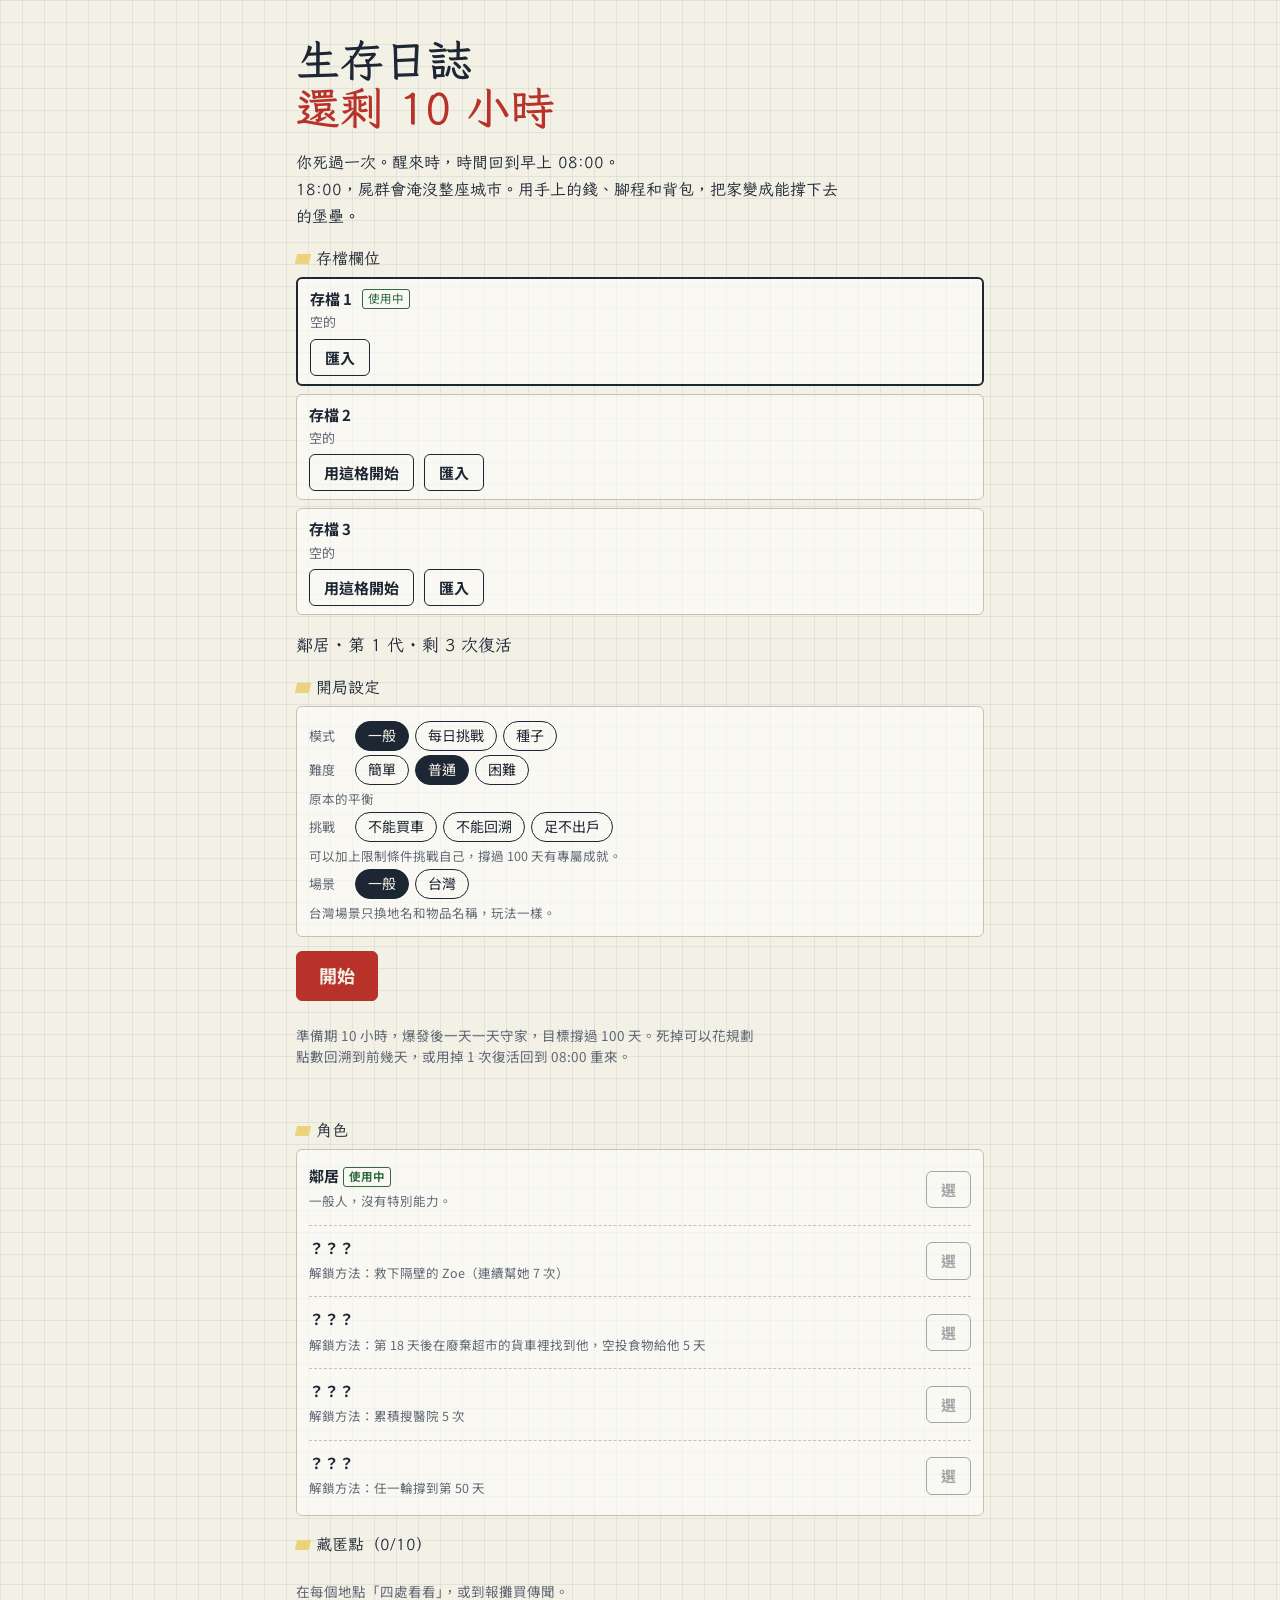
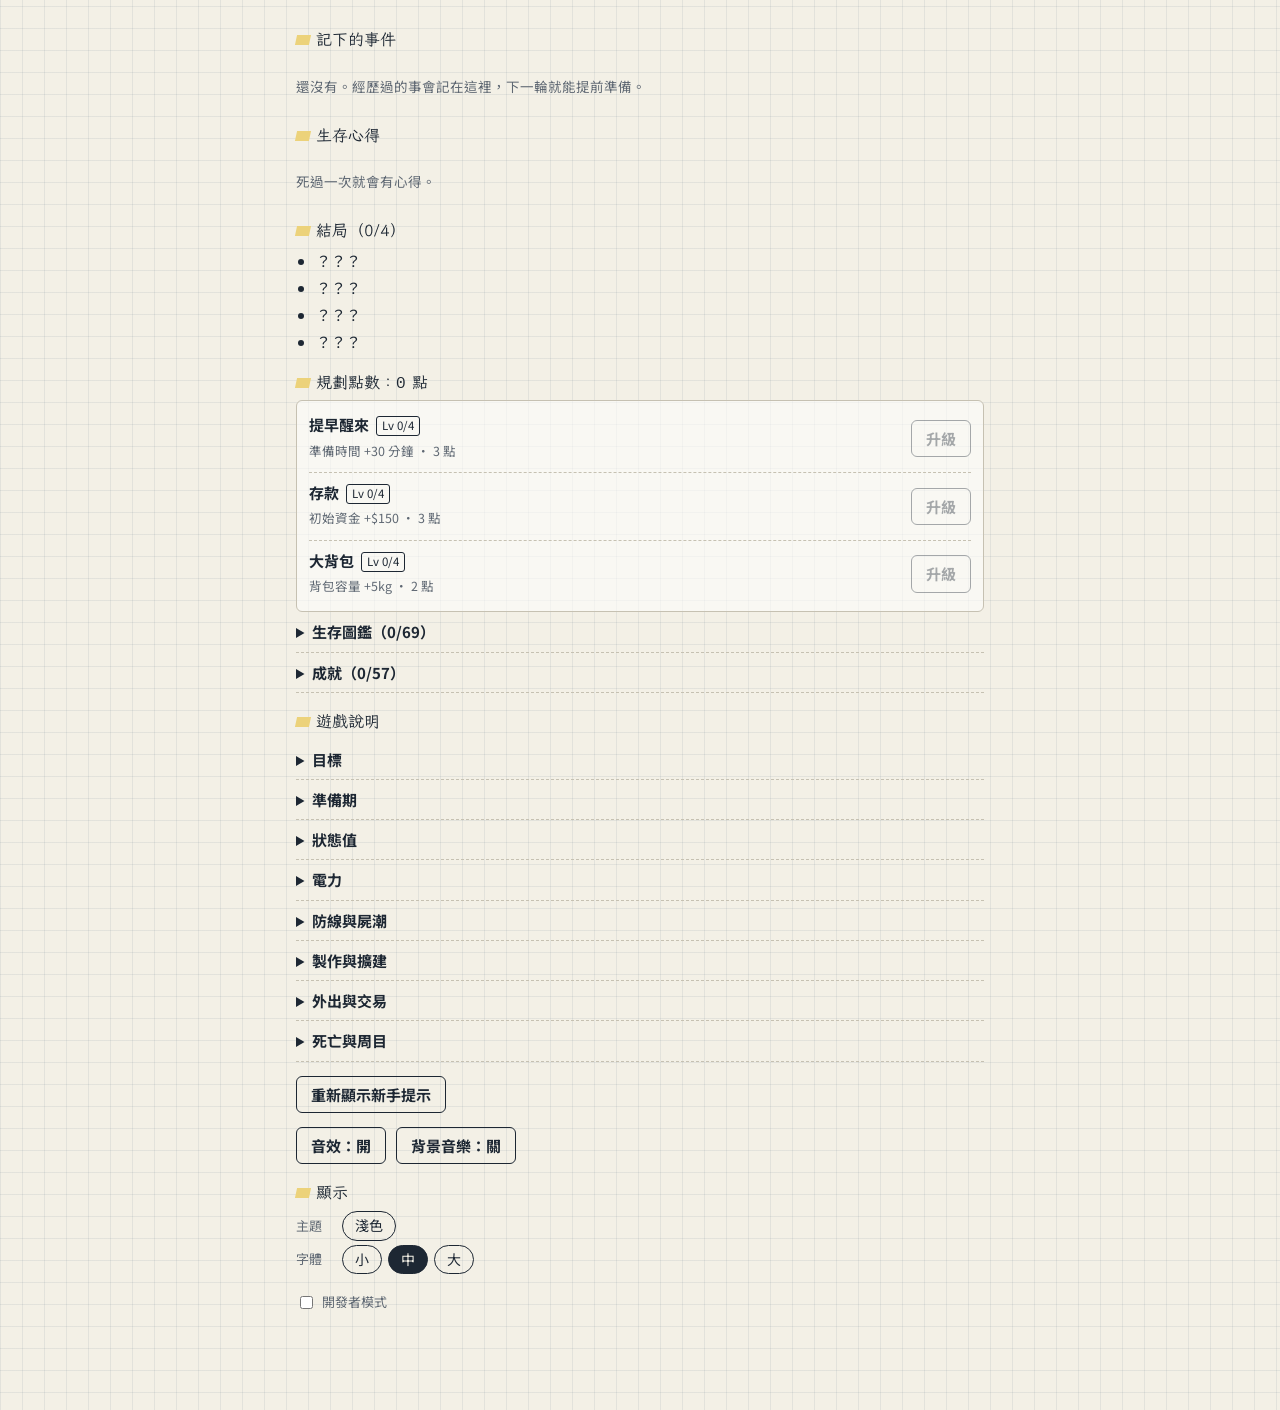
<file: classic.html>
<!DOCTYPE html>
<html lang="zh-Hant">
<head>
<meta charset="utf-8">
<meta name="viewport" content="width=device-width, initial-scale=1">
<title>生存日誌</title>
<link rel="preconnect" href="https://fonts.googleapis.com">
<link rel="preconnect" href="https://fonts.gstatic.com" crossorigin>
<link href="https://fonts.googleapis.com/css2?family=LXGW+WenKai+TC:wght@400;700&family=Noto+Sans+TC:wght@400;500;700&family=IBM+Plex+Mono:wght@500;700&display=swap" rel="stylesheet">
<style>
/* 版面概念：一本攤開的方格求生筆記本，倒數計時像蓋在頁首的紅色印章 */
:root {
  --paper: #f3f0e6;
  --paper-2: #e9e4d6;
  --grid: rgba(60, 90, 120, 0.09);
  --ink: #1d2733;
  --muted: #5f6873;
  --line: #c6c1b2;
  --stamp: #b8322a;
  --tape: #ecd27a;
  --good: #2f6b3f;
  --warn: #a8661a;
  --f-display: "LXGW WenKai TC", "Kaiti TC", "STKaiti", serif;
  --f-body: "Noto Sans TC", "PingFang TC", "Microsoft JhengHei", sans-serif;
  --f-num: "IBM Plex Mono", ui-monospace, Menlo, monospace;
  color-scheme: light;
}
* { box-sizing: border-box; }
html, body { margin: 0; height: 100%; }
body {
  background-color: var(--paper);
  background-image:
    linear-gradient(var(--grid) 1px, transparent 1px),
    linear-gradient(90deg, var(--grid) 1px, transparent 1px);
  background-size: 22px 22px;
  color: var(--ink);
  font-family: var(--f-body);
  font-size: 15px;
  line-height: 1.55;
}
button { font: inherit; color: inherit; cursor: pointer; }
button:focus-visible { outline: 2px solid var(--stamp); outline-offset: 2px; }
.wrap { max-width: 720px; margin: 0 auto; padding: 0 16px 96px; }
h1, h2, h3 { font-family: var(--f-display); font-weight: 700; text-wrap: balance; margin: 0; }
.num { font-family: var(--f-num); font-variant-numeric: tabular-nums; }

/* 頂部狀態 */
.status {
  position: sticky; top: 0; z-index: 5;
  background: var(--paper);
  border-bottom: 2px solid var(--ink);
  padding: 10px 16px 8px;
}
.status-in { max-width: 720px; margin: 0 auto; display: grid; grid-template-columns: auto 1fr; gap: 14px; align-items: center; }
.stamp {
  border: 2.5px solid var(--stamp); color: var(--stamp);
  border-radius: 6px; padding: 2px 10px 4px; transform: rotate(-2deg);
  text-align: center; min-width: 116px;
}
.stamp .lbl { font-family: var(--f-display); font-size: 12px; letter-spacing: 0.15em; }
.stamp .big { font-family: var(--f-num); font-size: 30px; font-weight: 700; line-height: 1; }
.stamp.urgent { background: var(--stamp); color: var(--paper); }
.meters { display: grid; gap: 4px; font-size: 13px; }
.meters .row { display: flex; justify-content: space-between; gap: 8px; }
.meters .k { color: var(--muted); }
.bar { height: 8px; border: 1px solid var(--ink); border-radius: 4px; overflow: hidden; background: var(--paper-2); }
.bar > i { display: block; height: 100%; background: var(--ink); }
.bar.full > i { background: var(--stamp); }

.ticker { margin: 12px 0 4px; display: grid; gap: 4px; }
.ticker p { margin: 0; font-size: 13px; color: var(--muted); }
.ticker p:first-child { color: var(--ink); }
.ticker p.alert { color: var(--stamp); font-weight: 700; }

.place { display: flex; align-items: baseline; justify-content: space-between; gap: 12px; margin: 14px 0 6px; flex-wrap: wrap; }
.place h2 { font-size: 26px; }
.place .sub { color: var(--muted); font-size: 13px; }

.tabs {
  position: fixed; left: 0; right: 0; bottom: 0; z-index: 6;
  background: var(--ink); display: grid; grid-template-columns: repeat(4, 1fr);
}
.tabs button { background: none; border: 0; color: var(--paper-2); padding: 12px 4px 14px; font-size: 14px; }
.tabs button[aria-selected="true"] { color: var(--tape); font-weight: 700; box-shadow: inset 0 3px 0 var(--tape); }

.sheet { background: rgba(255,255,255,0.55); border: 1px solid var(--line); border-radius: 6px; padding: 4px 12px; }
.item { display: grid; grid-template-columns: 1fr auto; gap: 4px 10px; padding: 10px 0; border-bottom: 1px dashed var(--line); align-items: center; }
.item:last-child { border-bottom: 0; }
.item .nm { font-weight: 700; }
.item .meta { font-size: 12.5px; color: var(--muted); }
.item .price { font-family: var(--f-num); font-weight: 700; text-align: right; }
.price.free { color: var(--good); }
.price.up { color: var(--stamp); }
.item .ctrl { grid-column: 1 / -1; display: flex; gap: 8px; align-items: center; justify-content: flex-end; }
.step { display: inline-flex; border: 1px solid var(--ink); border-radius: 6px; overflow: hidden; }
.step button { background: none; border: 0; width: 32px; height: 32px; font-size: 18px; }
.step span { min-width: 30px; text-align: center; align-self: center; font-family: var(--f-num); }
.qty-in { width: 46px; border: 0; border-left: 1px solid var(--line); border-right: 1px solid var(--line); background: transparent; text-align: center; font-family: var(--f-num); font-size: 16px; color: var(--ink); -moz-appearance: textfield; appearance: textfield; }
.qty-in::-webkit-outer-spin-button, .qty-in::-webkit-inner-spin-button { -webkit-appearance: none; margin: 0; }
.qty-in:focus { outline: 2px solid var(--stamp); outline-offset: -2px; }
.btn { border: 1.5px solid var(--ink); background: var(--ink); color: var(--paper); border-radius: 6px; padding: 6px 14px; font-weight: 700; }
.btn.ghost { background: transparent; color: var(--ink); }
.btn.red { background: var(--stamp); border-color: var(--stamp); }
.btn:disabled { opacity: 0.38; cursor: not-allowed; }
.tag { display: inline-block; font-size: 11.5px; border: 1px solid currentColor; border-radius: 3px; padding: 0 5px; margin-left: 4px; vertical-align: 1px; }
.tag.red { color: var(--stamp); }
.tag.green { color: var(--good); }
.tag.amber { color: var(--warn); }

.cat { font-family: var(--f-display); font-size: 16px; margin: 16px 0 6px; }
.cat::before { content: ""; display: inline-block; width: 14px; height: 10px; background: var(--tape); margin-right: 6px; transform: skew(-12deg); }

.map svg { width: 100%; height: auto; display: block; }
.dest { display: grid; grid-template-columns: 1fr auto; gap: 2px 10px; padding: 10px 0; border-bottom: 1px dashed var(--line); align-items: center; }
.dest:last-child { border-bottom: 0; }
.dest .meta { font-size: 12.5px; color: var(--muted); }
.dest .meta b { color: var(--stamp); }

.kv { display: grid; grid-template-columns: repeat(2, 1fr); gap: 8px; margin: 10px 0; }
.kv > div { border: 1px solid var(--line); border-radius: 6px; padding: 8px 10px; background: rgba(255,255,255,0.55); }
.kv .k { font-size: 12px; color: var(--muted); }
.kv .v { font-family: var(--f-num); font-size: 20px; font-weight: 700; }
.kv .v.bad { color: var(--stamp); }
.list { margin: 0; padding-left: 20px; }
.list li { margin: 4px 0; }
.note { font-family: var(--f-display); font-size: 16px; line-height: 1.7; }
.hand { font-family: var(--f-display); }
.empty { color: var(--muted); font-size: 13.5px; padding: 10px 0; }

.hero { padding: 36px 0 12px; }
.hero h1 { font-size: 44px; line-height: 1.1; }
.hero h1 span { color: var(--stamp); }
.hero p { max-width: 34em; }
.result-big { font-family: var(--f-num); font-size: 64px; font-weight: 700; line-height: 1; }
.result-big small { font-family: var(--f-display); font-size: 22px; margin-left: 6px; }
.timeline { list-style: none; margin: 0; padding: 0; }
.timeline li { display: grid; grid-template-columns: 64px 1fr; gap: 8px; padding: 6px 0; border-bottom: 1px dashed var(--line); font-size: 14px; }
.timeline li .d { font-family: var(--f-num); color: var(--muted); }
.timeline li.bad { color: var(--stamp); }
.timeline li.good .d { color: var(--good); }
.upg { display: grid; grid-template-columns: 1fr auto; gap: 4px 10px; padding: 8px 0; border-bottom: 1px dashed var(--line); align-items: center; }
.upg:last-child { border-bottom: 0; }
.row-btns { display: flex; gap: 10px; flex-wrap: wrap; margin: 14px 0; }
.meters.sv { gap: 3px; }
.meters.sv .m { display: grid; grid-template-columns: 32px 1fr 26px; gap: 6px; align-items: center; font-size: 12px; }
.meters.sv .m .num { text-align: right; }
.meters.sv .bar { height: 7px; }
.chips { display: flex; flex-wrap: wrap; gap: 6px 14px; font-size: 13px; color: var(--muted); margin: 8px 0 2px; }
.chips b { color: var(--ink); }
.alert-line { color: var(--stamp); font-weight: 700; font-size: 14px; margin: 8px 0; }
.dev { margin-top: 18px; font-size: 13px; color: var(--muted); }
.dev label { display: inline-flex; gap: 6px; align-items: center; }
@media (prefers-reduced-motion: no-preference) {
  .stamp.urgent { animation: pulse 1.6s ease-in-out infinite; }
  @keyframes pulse { 50% { transform: rotate(-2deg) scale(1.04); } }
}
@media (max-width: 400px) {
  .hero h1 { font-size: 36px; }
  .stamp { min-width: 100px; }
  .stamp .big { font-size: 26px; }
}
.tipcard { border: 2px dashed var(--stamp); border-radius: 8px; padding: 10px 12px; margin: 12px 0; background: rgba(236, 210, 122, 0.25); }
.tipcard .hand { font-size: 18px; color: var(--stamp); }
.tipcard p { margin: 4px 0 8px; font-size: 14px; }
details.guide { border-bottom: 1px dashed var(--line); padding: 8px 0; }
details.guide summary { cursor: pointer; font-weight: 700; }
details.guide p { margin: 6px 0 2px; font-size: 14px; }
.scene { margin: 10px 0 0; }
.scene svg { width: 100%; height: auto; display: block; max-height: 170px; }
.slots { display: grid; gap: 8px; margin-bottom: 14px; }
.slot { border: 1px solid var(--line); border-radius: 6px; padding: 8px 12px; background: rgba(255,255,255,0.55); }
.slot.cur { border: 2px solid var(--ink); }
.slot-h { display: flex; gap: 6px; align-items: center; }
.slot .meta { margin: 2px 0 0; font-size: 13px; color: var(--muted); }
.backup { margin-top: 8px; }
.backup textarea { width: 100%; font-family: var(--f-num); font-size: 12px; border: 1px solid var(--line); border-radius: 6px; padding: 6px; background: var(--paper); color: var(--ink); word-break: break-all; }
.warnbox { border: 2px solid var(--stamp); border-radius: 6px; padding: 8px 12px; margin: 6px 0 8px; background: rgba(184, 50, 42, 0.06); font-size: 14px; }
.warnbox b { color: var(--stamp); }
.warnbox ul { margin: 4px 0 0; padding-left: 18px; }
.summary { display: flex; flex-wrap: wrap; gap: 4px 12px; align-items: baseline; border: 1px dashed var(--line); border-radius: 6px; padding: 8px 12px; margin: 10px 0 4px; font-size: 13px; background: rgba(255,255,255,0.55); }
.summary .hand { font-size: 16px; width: 100%; }
.summary .neg { color: var(--stamp); }
.summary .pos { color: var(--good); }
.setrow { display: flex; flex-wrap: wrap; gap: 6px; align-items: center; margin: 4px 0; }
.setrow > span { width: 40px; font-size: 13px; color: var(--muted); }
.pill { border: 1.5px solid var(--ink); background: transparent; border-radius: 999px; padding: 3px 12px; font-size: 14px; }
.pill.on { background: var(--ink); color: var(--paper); }
.sheet .meta, p.meta { font-size: 12.5px; color: var(--muted); margin: 4px 0; }
.diary { list-style: none; margin: 6px 0 0; padding: 0; }
.diary li { display: grid; grid-template-columns: 64px 1fr; gap: 8px; padding: 5px 0; border-bottom: 1px dashed var(--line); font-size: 15px; }
.diary .num { color: var(--muted); font-size: 12.5px; padding-top: 2px; }
.grid { display: grid; grid-template-columns: repeat(8, 1fr); gap: 4px; margin: 6px 0; }
.cell { aspect-ratio: 1; border: 1px solid var(--ink); border-radius: 4px; padding: 0; display: flex; flex-direction: column; align-items: center; justify-content: center; font-size: 11px; line-height: 1.1; color: var(--ink); }
.cell b { font-family: var(--f-num); font-size: 11px; }
.cell.empty { border: 1px dashed var(--line); background: transparent; }
.cell.sel { outline: 2px solid var(--stamp); outline-offset: 1px; }
.cell.over { opacity: 0.5; border-color: var(--stamp); }
.roompanel { border: 2px solid var(--ink); border-radius: 8px; padding: 10px 12px; margin: 10px 0; background: rgba(255,255,255,0.7); }
.roompanel p { margin: 6px 0; font-size: 14px; }
.anim { position: fixed; z-index: 20; pointer-events: none; animation: animFade 1.5s ease forwards; }
.anim.travel { left: 50%; top: 40%; transform: translate(-50%, -50%); width: min(320px, 88vw); background: var(--paper); border: 2px solid var(--ink); border-radius: 10px; padding: 10px 12px 6px; box-shadow: 0 6px 20px rgba(0,0,0,0.15); text-align: center; }
.anim.travel svg { width: 100%; height: auto; display: block; }
.anim.travel p { margin: 4px 0; font-family: var(--f-display); font-size: 16px; }
.anim .walker { animation: walk 1.1s ease-in-out forwards; transform: translateX(30px); }
.anim.day { inset: 0; background: #11161d; color: var(--paper); display: flex; flex-direction: column; align-items: center; justify-content: center; text-align: center; padding: 24px; animation: dayFade 2.2s ease forwards; }
.anim.day .big { font-size: 44px; color: var(--tape); }
.anim.day p { max-width: 22em; font-size: 18px; opacity: 0.85; }
@keyframes walk { from { transform: translateX(30px); } to { transform: translateX(270px); } }
@keyframes animFade { 0%, 80% { opacity: 1; } 100% { opacity: 0; visibility: hidden; } }
@keyframes dayFade { 0% { opacity: 0; } 15%, 70% { opacity: 1; } 100% { opacity: 0; visibility: hidden; } }
:root[data-dark="1"] {
  --paper: #171b21; --paper-2: #232a33; --grid: rgba(255,255,255,0.035); --ink: #e8e4da; --muted: #a2aab4; --line: #3a424d;
  --stamp: #e46a5e; --tape: #c9a94a; --good: #7cc191; --warn: #e0a85a; color-scheme: dark;
}
:root[data-dark="1"] .sheet, :root[data-dark="1"] .kv > div, :root[data-dark="1"] .slot, :root[data-dark="1"] .summary, :root[data-dark="1"] .roompanel { background: rgba(255,255,255,0.04); }
:root[data-dark="1"] .scene svg, :root[data-dark="1"] .map svg { background: #f3f0e6; border-radius: 8px; }
:root[data-dark="1"] .tipcard { background: rgba(201,169,74,0.12); }
:root[data-dark="1"] .anim.travel { background: #f3f0e6; color: #1d2733; }
.cell { color: #1d2733; }
.qbar { display: flex; gap: 10px; align-items: center; flex-wrap: wrap; margin: 10px 0 2px; }
.seed-in { font-family: var(--f-num); font-size: 15px; border: 1.5px solid var(--ink); border-radius: 6px; padding: 3px 8px; width: 140px; background: transparent; color: var(--ink); text-transform: uppercase; }
.diary-img { width: 100%; border: 1px solid var(--line); border-radius: 6px; margin: 6px 0 12px; }
.iso { margin: 6px -8px 0; }
.iso svg { width: 100%; height: auto; display: block; touch-action: manipulation; }
:root[data-dark="1"] .iso svg { background: #f3f0e6; border-radius: 8px; }
.iso.live { margin-top: 8px; }
.lv-rain { animation: lvRain 0.6s linear infinite; }
.lv-snow { animation: lvSnow 2.2s linear infinite; }
.lv-sway { animation: lvSway 3s ease-in-out infinite alternate; }
.lv-led { animation: lvBlink 1.4s ease-in-out infinite; }
.lv-smoke { animation: lvSmoke 1.6s ease-out infinite; }
.lv-zbob { animation: lvZ 1.3s ease-in-out infinite alternate; }
.lv-bob { animation: lvBob 1.8s ease-in-out infinite; }
.lv-dog { animation: lvDog 4s ease-in-out infinite alternate; }
.lv-tail { animation: lvTail 0.4s ease-in-out infinite alternate; transform-box: fill-box; transform-origin: 100% 100%; }
.lv-z { animation: lvZz 2s ease-out infinite; }
.lv-float { animation: lvFloat 2.4s ease-out forwards; }
@keyframes lvRain { from { transform: translateY(-4px); opacity: 0; } 30% { opacity: 1; } to { transform: translateY(8px); opacity: 0; } }
@keyframes lvSnow { from { transform: translate(0, -4px); opacity: 0; } 20% { opacity: 1; } to { transform: translate(3px, 12px); opacity: 0; } }
@keyframes lvSway { from { transform: rotate(-4deg); } to { transform: rotate(4deg); } }
@keyframes lvBlink { 0%, 100% { opacity: 1; } 50% { opacity: 0.25; } }
@keyframes lvSmoke { from { transform: translateY(0) scale(0.6); opacity: 0.6; } to { transform: translateY(-26px) scale(1.6); opacity: 0; } }
@keyframes lvZ { from { transform: translateX(-2px) rotate(-3deg); } to { transform: translateX(3px) rotate(3deg); } }
@keyframes lvBob { 0%, 100% { transform: translateY(0); } 50% { transform: translateY(-1.5px); } }
@keyframes lvDog { from { transform: translateX(-18px); } to { transform: translateX(22px); } }
@keyframes lvTail { from { transform: rotate(-20deg); } to { transform: rotate(25deg); } }
@keyframes lvZz { from { transform: translateY(0); opacity: 1; } to { transform: translateY(-14px); opacity: 0; } }
@keyframes lvFloat { 0% { transform: translateY(6px); opacity: 0; } 15% { opacity: 1; } 70% { opacity: 1; } 100% { transform: translateY(-22px); opacity: 0; } }
@media (prefers-reduced-motion: reduce) { [class^="lv-"], [class*=" lv-"] { animation: none !important; } }
.rt-wrap { position: relative; margin: 8px -16px 0; background: #191d23; border-radius: 0; overflow: hidden; }
.rt-wrap .iso { margin: 0; padding: 70px 0 44px; }
.rt-wrap .iso svg { background: transparent !important; }
.rt-q { position: absolute; left: 8px; top: 8px; max-width: 56%; font-size: 11.5px; line-height: 1.45; color: #f3f0e6; background: rgba(20,24,30,0.72); border-radius: 6px; padding: 6px 8px; }
.rt-q b { color: #ecd27a; }
.rt-qh { color: #ecd27a; font-weight: 700; margin-top: 2px; }
.rt-qh::before { content: "▸ "; }
.rt-c { position: absolute; right: 8px; top: 6px; text-align: center; color: #f3f0e6; }
.rt-day { font-family: var(--f-num); font-weight: 700; font-size: 20px; letter-spacing: 0.02em; }
.rt-time { font-family: var(--f-num); font-weight: 700; font-size: 18px; color: #7fd4ff; }
.rt-wx { font-size: 11px; color: #c9cdd2; }
.rt-floors { position: absolute; right: 8px; bottom: 50px; display: grid; gap: 4px; }
.rt-floors button { background: rgba(20,24,30,0.75); color: #f3f0e6; border: 1px solid #4a525c; border-radius: 4px; font-size: 12px; padding: 3px 8px; }
.rt-floors button.on { background: #ecd27a; color: #1d2733; border-color: #ecd27a; }
.rt-sp { position: absolute; left: 50%; bottom: 8px; transform: translateX(-50%); display: flex; gap: 4px; background: rgba(20,24,30,0.8); padding: 4px; border-radius: 6px; }
.rt-sp button { background: transparent; color: #f3f0e6; border: 0; min-width: 44px; padding: 5px 8px; border-radius: 4px; font-size: 13px; }
.rt-sp button.on { background: #ecd27a; color: #1d2733; font-weight: 700; }
.rt-task { border: 2px solid var(--ink); border-radius: 8px; padding: 8px 12px; margin: 10px 0; display: grid; gap: 6px; }
.rt-task .bar i { background: var(--tape); }
.rt-task .x { border: 0; background: none; color: var(--stamp); font-weight: 700; padding: 0 2px; }
.rt-stats { display: grid; grid-template-columns: 1fr 1fr; gap: 4px 12px; padding: 8px 0 4px; }
.rt-st { display: grid; grid-template-columns: 30px 1fr 26px; gap: 6px; align-items: center; font-size: 12px; }
.rt-st .bar { height: 8px; }
.rt-st b { text-align: right; font-size: 12px; }
.rt-tags { grid-column: 1 / -1; display: flex; gap: 4px; flex-wrap: wrap; }
.rt-tags span { font-size: 11.5px; padding: 1px 7px; border-radius: 3px; color: #fff; }
.rt-tags .g { background: #2f6b3f; } .rt-tags .r { background: #b8322a; }
</style>
</head>
<body>
<div id="app"></div>
<script>
(function () {
'use strict';
// ---- 00-data.js ----
/* ================= 資料表 ================= */
// 時間單位：遊戲內分鐘，0 = 08:00，600 = 18:00 爆發
const OUTBREAK = 600;
const BASE_BAG = 25;
const CAR_TRUNK = 80;

const ITEMS = {
  rice:     { n: '米（一袋）', cat: 'food', w: 5, meals: 8, cook: true, note: '8 餐 · 要有微波爐才能煮' },
  biscuit:  { n: '口糧餅乾', cat: 'food', w: 1, meals: 3, note: '3 餐 · 放很久' },
  sausage:  { n: '火腿腸', cat: 'food', w: 0.3, meals: 1, note: '1 餐' },
  noodle:   { n: '泡麵', cat: 'food', w: 0.3, meals: 1, note: '1 餐' },
  can:      { n: '罐頭', cat: 'food', w: 0.5, meals: 1.5, note: '1.5 餐 · 放很久' },
  veg:      { n: '新鮮蔬菜', cat: 'food', w: 1, meals: 2, perish: true, note: '2 餐 · 沒冰櫃 5 天就壞' },
  choco:    { n: '巧克力', cat: 'food', w: 0.2, meals: 0.5, note: '0.5 餐' },
  water:    { n: '瓶裝水（一箱）', cat: 'water', w: 6, waterDays: 3, note: '可喝 3 天' },
  barrel:   { n: '儲水桶', cat: 'water', w: 3, note: '回家裝滿自來水 · 5 天份' },
  rain:     { n: '雨水收集器', cat: 'water', w: 4, note: '雨天每天 2 天份 · 平常 0.25 天份' },
  diesel:   { n: '柴油（20L）', cat: 'power', w: 18, note: '發電機用 · 約 6 度電' },
  board:    { n: '木板', cat: 'mat', w: 3, def: 4, note: '防禦 +4' },
  metal:    { n: '鐵片', cat: 'mat', w: 4, def: 6, note: '防禦 +6' },
  glass:    { n: '玻璃', cat: 'mat', w: 2, def: 3, note: '做尖刺路障 · 防禦 +3' },
  plastic:  { n: '塑膠', cat: 'mat', w: 1, note: '製作材料（M4 才用得到）' },
  matpack:  { n: '隨機材料包', cat: 'mat', w: 6, note: '回家拆開：3 樣隨機材料' },
  medkit:   { n: '急救包', cat: 'med', w: 1, note: '回復 35 生命' },
  pills:    { n: '止痛藥', cat: 'med', w: 0.1, note: '回復 10 生命' },
  tomato:   { n: '番茄種子', cat: 'farm', w: 0.05, note: '一包種 2 盆' },
  straw:    { n: '草莓種子', cat: 'farm', w: 0.05, note: '一包種 2 盆' },
  mush:     { n: '菇類菌包', cat: 'farm', w: 1, note: '不用光 · 第 6 天起產出' },
  pot:      { n: '花盆', cat: 'farm', w: 2, note: '窗邊種植 1 格' },
  fert:     { n: '肥料', cat: 'farm', w: 2, note: '作物產量 ×1.5' },
  door:     { n: '鈦合金大門', cat: 'equip', w: 0, def: 60, note: '防禦 +60 · 送貨到府' },
  window:   { n: '防彈窗', cat: 'equip', w: 0, def: 30, note: '防禦 +30 · 家裡最多裝 2 扇' },
  gen:      { n: '中型柴油發電機', cat: 'equip', w: 0, note: '燒柴油發電 · 送貨到府' },
  solar:    { n: '太陽能板', cat: 'equip', w: 0, note: '晴天每天 1.5 度 · 送貨到府' },
  battery:  { n: '家用儲電站', cat: 'equip', w: 0, note: '存 10 度電 · 送貨到府' },
  freezer:  { n: '冰櫃', cat: 'equip', w: 0, note: '耗電 1 度/天 · 蔬菜不會壞' },
  microwave:{ n: '微波爐', cat: 'equip', w: 0, note: '耗電 0.5 度/天 · 才能煮米' },
  ac:       { n: '冷氣（冷暖）', cat: 'equip', w: 0, note: '寒潮時取暖 · 耗電 1.5 度/天' },
  pedal:    { n: '人力發電機', cat: 'equip', w: 0, note: '踩 1 小時 = 1.5 度電 · 很累' },
  rice_c:   { n: '熟飯', cat: 'food', w: 0.5, note: '1 份 · 2 天內要吃' },
  tomato_p: { n: '番茄', cat: 'food', w: 0.2, note: '自己種的' },
  straw_p:  { n: '草莓', cat: 'food', w: 0.1, note: '自己種的' },
  mushroom: { n: '菇', cat: 'food', w: 0.2, note: '菌包長的' },
  soup:     { n: '蔬菜湯', cat: 'food', w: 0.5, note: '料理 · 2 天內要吃' },
  hotpot:   { n: '火鍋', cat: 'food', w: 1, note: '料理 · 當天要吃' },
  heater:   { n: '暖爐', cat: 'equip', w: 0, note: '寒潮時燒木板取暖' },
  drone:    { n: '教學無人機', cat: 'equip', w: 0, note: '可以交易和空投' },
  juicer:   { n: '榨汁機', cat: 'equip', w: 0, note: '2 份蔬果榨 1 瓶果汁 · 交易好用' },
  juice:    { n: '果汁', cat: 'food', w: 0.5, note: '不會壞 · 交易熱門貨' },
  brewer:   { n: '釀酒機', cat: 'equip', w: 0, note: '3 個番茄或草莓釀 1 瓶高度酒' },
  alcohol:  { n: '高度酒', cat: 'mat', w: 1, note: '做燃燒瓶的原料' },
  molotov:  { n: '燃燒瓶', cat: 'mat', w: 1, note: '守夜時丟出，每瓶擋 120' },
  wu:       { n: '飲用水', cat: 'water', w: 0, note: '1 份 = 水分 +30' },
  lightbox: { n: '植物燈種植箱', cat: 'equip', w: 0, note: '4 格 · 耗電 1 度/天 · 產量較高' }
};
const CAT_NAMES = { food: '食物', water: '水', power: '燃料', mat: '材料', med: '醫療', farm: '種植', equip: '設備（送貨到府）' };
const CAT_ORDER = ['food', 'water', 'power', 'mat', 'med', 'farm', 'equip'];

const STORES = {
  home:  { n: '家', x: 0, y: 0, desc: '公寓三樓。門口有收舊家具的阿姨。爆發後市電會斷，用電設備要自己準備電源。' },
  conv:  { n: '社區便利店', x: 1, y: 0, closes: 690, desc: '離家最近，什麼都有一點，價格偏貴。',
           items: { sausage: [5, 15], noodle: [4, 20], biscuit: [20, 4], choco: [6, 10], water: [12, 6], microwave: [75, 1] } },
  pharm: { n: '藥局', x: 1, y: 2, closes: 570, desc: '醫療用品只有這裡買得到。',
           items: { medkit: [25, 6], pills: [8, 10] } },
  mart:  { n: '特價超市', x: 3, y: 2, closes: 690, desc: '便宜量大。收音機說今天可能會有搶購潮。',
           items: { rice: [30, 6], biscuit: [15, 10], sausage: [4, 20], noodle: [3, 20], can: [8, 12], veg: [10, 6], water: [10, 8] } },
  tool:  { n: '工具店', x: 4, y: 1, closes: 600, desc: '建材和柴油。老闆說柴油只剩這些。',
           items: { board: [15, 10], metal: [20, 8], glass: [10, 6], plastic: [8, 6], matpack: [25, 4], diesel: [40, 8], barrel: [20, 6], rain: [45, 2] } },
  reno:  { n: '裝修公司', x: 5, y: -1, closes: 540, delivery: true, desc: '大型設備都在這。16:00 前下單才送得到。',
           items: { door: [450, 1], window: [300, 2], gen: [350, 2], solar: [250, 3], battery: [200, 2], freezer: [150, 1], microwave: [60, 1], ac: [280, 1], pedal: [120, 1], juicer: [90, 1], brewer: [150, 1], board: [18, 10] } },
  farm:  { n: '農貿市場', x: -2, y: 3, closes: 600, delivery: true, desc: '種子和新鮮蔬菜。',
           items: { tomato: [10, 6], straw: [12, 6], mush: [15, 4], pot: [15, 8], fert: [8, 5], veg: [8, 10], lightbox: [120, 2], matpack: [25, 2] } },
  cars:  { n: '二手車行', x: -3, y: -1, closes: 540, desc: '一台舊小車 $500，不要了可以 $450 賣回。' }
};
const STORE_ORDER = ['home', 'conv', 'pharm', 'mart', 'tool', 'reno', 'farm', 'cars'];

const FURNITURE = [
  { id: 'sofa', n: '舊沙發', p: 120 },
  { id: 'tv', n: '電視', p: 90 },
  { id: 'wardrobe', n: '衣櫃', p: 70 },
  { id: 'desk', n: '書桌', p: 50 }
];

// 準備期事件（分鐘 = 08:00 之後）
const EVENTS = [
  { id: 'panic', at: 152, txt: '10:32 收音機廣播：市區開始搶購。特價超市店員跑光了，到 11:30 前東西可以免費拿。' },
  { id: 'panicEnd', at: 210, txt: '11:30 搶購潮後，特價超市庫存剩一半，超市和便利店的食物、水漲價 50%。' },
  { id: 'waterOut', at: 300, txt: '13:00 便利店的水被搶光了。' },
  { id: 'noDelivery', at: 480, txt: '16:00 送貨車停駛，之後在裝修公司和農貿市場買的設備送不到。' },
  { id: 'closeReno', at: 540, txt: '17:00 裝修公司、二手車行關門。' },
  { id: 'warn', at: 540, txt: '17:00 剩最後一小時，記得趕回家。', silentJournal: true }
];

// 爆發後的時程（M1 只用來估算能撐幾天）
const HORDES = [[3, 25], [7, 40], [12, 60], [18, 80], [25, 100], [32, 125], [40, 150], [50, 200], [60, 240], [75, 280], [90, 320]];
const COLD = [22, 35];
const RAIN = [[40, 48], [61, 66]];

const UPGRADES = [
  { id: 'time', n: '提早醒來', d: '準備時間 +30 分鐘', cost: 3, max: 4 },
  { id: 'money', n: '存款', d: '初始資金 +$150', cost: 3, max: 4 },
  { id: 'bag', n: '大背包', d: '背包容量 +5kg', cost: 2, max: 4 }
];

// ---- 01-journal.js ----
/* ================= 日誌（跨輪保存） ================= */
// 三個存檔欄位：每格有自己的日誌和進行中的一輪。第 1 格沿用舊的儲存名稱，舊進度不會不見。
const SLOT_KEY = 'survival-log-slot';
const jkeyOf = n => n === 1 ? 'survival-log-m1-journal' : 'survival-log-m1-journal-' + n;
const rkeyOf = n => n === 1 ? 'survival-log-run' : 'survival-log-run-' + n;
let SLOT = 1;
try { const v = Number(localStorage.getItem(SLOT_KEY)); if (v >= 1 && v <= 3) SLOT = v; } catch (e) {}
function freshJournal() { return { runs: [], events: {}, stores: {}, tips: {}, hordesSeen: 0, pp: 0, upg: { time: 0, money: 0, bag: 0 }, dev: false, save: { no: 1, revivals: 3, wins: 0 }, recipes: {}, chars: { neighbor: true }, char: 'neighbor', endings: {}, clues: {}, best: 0 }; }
function loadJournal() {
  try { const raw = localStorage.getItem(jkeyOf(SLOT)); if (raw) return Object.assign(freshJournal(), JSON.parse(raw)); } catch (e) {}
  return freshJournal();
}
function saveJournal() { try { localStorage.setItem(jkeyOf(SLOT), JSON.stringify(J)); } catch (e) {} }

let J = loadJournal();
let S = null;     // 這一輪的狀態
let UI = { tab: 'here', qty: {} };

// ---- 02-util.js ----
/* ================= 工具 ================= */
const $app = document.getElementById('app');
const esc = s => String(s).replace(/[&<>"]/g, c => ({ '&': '&amp;', '<': '&lt;', '>': '&gt;', '"': '&quot;' }[c]));
const money = v => '$' + Math.round(v).toLocaleString('en-US');
const kg = v => (Math.round(v * 10) / 10) + 'kg';
function clock(t) { const m = ((480 + t) % 1440 + 1440) % 1440; return String(Math.floor(m / 60)).padStart(2, '0') + ':' + String(m % 60).padStart(2, '0'); }
function dur(m) { m = Math.max(0, Math.round(m)); return String(Math.floor(m / 60)).padStart(2, '0') + ':' + String(m % 60).padStart(2, '0'); }
function count(bag) { return Object.values(bag).reduce((a, b) => a + b, 0); }
function weightOf(bag) { return Object.entries(bag).reduce((a, [k, q]) => a + ITEMS[k].w * q, 0); }
function add(bag, k, q) { bag[k] = (bag[k] || 0) + q; if (bag[k] <= 0) delete bag[k]; }

// ---- 10-prep.js ----
/* ================= 一輪開始 ================= */
function newRun() {
  if (J.saveOverNote) { J.saveOverNote = false; saveJournal(); }
  const set = runSetup();
  const daily = set.mode === 'daily' || set.mode === 'seed';
  const seedKey = set.mode === 'seed' ? 'S:' + (set.seed || '0000') : todayKey();
  const up = k => daily ? 0 : J.upg[k];
  const ch = daily ? 'neighbor' : (J.char || 'neighbor');
  const bonusT = up('time') * 30;
  const stock = {};
  for (const id of STORE_ORDER) {
    const st = STORES[id];
    if (!st.items) continue;
    stock[id] = {};
    for (const [k, v] of Object.entries(st.items)) stock[id][k] = v[1];
  }
  const D = DIFFS[daily ? 'normal' : set.diff];
  S = {
    phase: 'play', t: -bonusT, money: 1070 + D.money + up('money') * 150 + (ch === 'student' ? 100 : 0), loc: 'home', char: ch,
    car: false, loan: false, carry: {}, home: (ch === 'nurse' ? { medkit: 2 } : ch === 'veteran' ? { molotov: 2 } : {}), sold: {}, stock,
    fired: {}, log: [], seenStores: { home: true }, result: null,
    diff: daily ? 'normal' : set.diff, daily: daily ? seedKey : null, mods: daily ? {} : Object.assign({}, set.mods), upgBag: up('bag'),
    rng: daily ? seedOf(seedKey) : (Math.random() * 4294967296) >>> 0
  };
  UI = { tab: 'here', qty: {} };
  log('你從惡夢中驚醒。這次你知道：今天 18:00，城市會被屍群淹沒。', true);
  if (daily) log((set.mode === 'seed' ? '種子挑戰「' + (set.seed || '0000') + '」：用同一組種子碼的人' : '每日挑戰 ' + todayKey() + '：今天每個人') + '遇到的事件、天災、圖紙都一樣。不套用升級、角色固定為鄰居。');
  if (bonusT) log('你提早 ' + bonusT + ' 分鐘醒來。');
  render();
}

function log(txt, alert) { if (alert && typeof sfx === 'function') sfx('alert'); S.log.unshift({ txt, alert: !!alert, t: S.t }); S.log = S.log.slice(0, 30); }

function capacity() { return BASE_BAG + (S.upgBag || 0) * 5 + (S.char === 'manager' ? 15 : 0) + (S.car ? CAR_TRUNK : 0); }
function carried() { return weightOf(S.carry); }

/* 時間推進，觸發事件 */
function advance(min) {
  const from = S.t;
  S.t += min;
  for (const ev of EVENTS) {
    if (ev.at > from && ev.at <= S.t && !S.fired[ev.id]) {
      S.fired[ev.id] = true;
      log(ev.txt, true);
      if (!ev.silentJournal && !J.events[ev.id]) { J.events[ev.id] = true; saveJournal(); }
      if (ev.id === 'panicEnd') {
        for (const k of Object.keys(S.stock.mart)) S.stock.mart[k] = Math.floor(S.stock.mart[k] / 2);
      }
      if (ev.id === 'waterOut') S.stock.conv.water = 0;
    }
  }
}

/* ================= 價格與規則 ================= */
function price(store, k) {
  const base = Math.round(STORES[store].items[k][0] * D_().price);
  if (store === 'mart' && S.t >= 152 && S.t < 210) return 0;
  if (S.t >= 210 && (store === 'mart' || store === 'conv') && (ITEMS[k].cat === 'food' || ITEMS[k].cat === 'water')) return Math.ceil(base * 1.5);
  return base;
}
function isOpen(store, t) { const st = STORES[store]; return !st.closes || t < st.closes; }
function deliveryOk() { return S.t < 480; }

function travelTime(a, b) {
  const A = STORES[a], B = STORES[b];
  const d = Math.hypot(A.x - B.x, A.y - B.y);
  const walk = Math.round(d * 20);
  return S.car ? Math.round(walk * 0.5 + 5) : walk;
}

/* ================= 動作 ================= */
const ACT = {
  start() { commitRun(); newRun(); },
  tab(v) { UI.tab = v; render(); window.scrollTo(0, 0); },
  qty(v) {
    const [k, d] = v.split(':');
    const cur = UI.qty[k] || 1;
    UI.qty[k] = Math.max(1, Math.min(99, d === 'max' ? 99 : cur + Number(d)));
    render();
  },
  buy(k) {
    if (!S || S.phase !== 'play' || !STORES[S.loc] || !STORES[S.loc].items || !STORES[S.loc].items[k]) return;
    const store = S.loc;
    const it = ITEMS[k];
    if (!isOpen(store, S.t)) return;
    let want = UI.qty[k] || 1;
    const p = price(store, k);
    const stock = S.stock[store][k];
    want = Math.min(want, stock);
    if (p > 0) want = Math.min(want, Math.floor(S.money / p));
    if (it.cat === 'equip') {
      if (!deliveryOk()) { log('送貨車已經停駛，設備送不到了。', true); render(); return; }
    } else {
      const room = capacity() - carried();
      want = Math.min(want, it.w > 0 ? Math.floor((room + 1e-9) / it.w) : want);
    }
    if (want <= 0) {
      if (stock <= 0) log(it.n + ' 賣完了。');
      else if (p > 0 && S.money < p) log('錢不夠。');
      else log('拿不動了，先回家放東西。');
      render(); return;
    }
    S.money -= p * want;
    if (p === 0) S.freeTaken = (S.freeTaken || 0) + want;
    S.stock[store][k] -= want;
    if (it.cat === 'equip') { add(S.home, k, want); log('買了 ' + it.n + ' ×' + want + '，會送到家。'); }
    else { add(S.carry, k, want); log((p === 0 ? '搶到 ' : '買了 ') + it.n + ' ×' + want + (p ? '，花 ' + money(p * want) : '') + '。'); }
    UI.qty[k] = 1;
    advance(2);
    checkOutbreak();
    render();
  },
  go(dest) {
    if (!S || S.phase !== 'play' || !STORES[dest] || dest === S.loc) return;
    const tt = travelTime(S.loc, dest);
    log('前往 ' + STORES[dest].n + '（' + tt + ' 分鐘）。');
    advance(tt);
    if (S.t >= OUTBREAK) { S.loc = 'road'; checkOutbreak(); render(); return; }
    S.loc = dest;
    S.seenStores[dest] = true;
    if (!J.stores[dest]) { J.stores[dest] = true; saveJournal(); }
    if (dest === 'home') unload();
    if (!isOpen(dest, S.t)) log(STORES[dest].n + ' 已經關門了。', true);
    UI.tab = 'here';
    checkOutbreak();
    render();
    window.scrollTo(0, 0);
  },
  sell(id) {
    const f = FURNITURE.find(x => x.id === id);
    if (!f || S.sold[id] || S.loc !== 'home') return;
    S.sold[id] = true; S.money += f.p;
    log('把' + f.n + '賣給阿姨，拿到 ' + money(f.p) + '。');
    advance(5); checkOutbreak(); render();
  },
  loan() {
    if (S.loan) return;
    S.loan = true; S.money += 500;
    log('用手機申請快速貸款，入帳 $500。反正明天之後也沒人來討了。');
    render();
  },
  buyCar() {
    if (S.mods && S.mods.noCar) { log('挑戰條件：這輪不能買車。'); render(); return; }
    if (S.car || S.money < carPrice() || S.loc !== 'cars' || !isOpen('cars', S.t)) return;
    S.car = true; S.money -= carPrice();
    log('買下舊小車。移動時間大約減半，後車廂多 80kg。', true);
    advance(10); checkOutbreak(); render();
  },
  sellCar() {
    if (!S.car || S.loc !== 'cars' || !isOpen('cars', S.t)) return;
    if (weightOf(S.carry) > BASE_BAG + (S.upgBag || 0) * 5) { log('車上還有東西，先回家卸貨再來賣車。'); render(); return; }
    S.car = false; S.money += 450;
    log('把車賣回車行，拿回 $450。');
    advance(10); checkOutbreak(); render();
  },
  wait() {
    if (S.loc !== 'home') return;
    log('你鎖上門，等待 18:00。');
    advance(OUTBREAK - S.t);
    checkOutbreak(); render();
  },
  menu() { commitRun(); S = null; UI = { tab: 'here', qty: {} }; render(); },
  upg(id) {
    const u = UPGRADES.find(x => x.id === id);
    const lv = J.upg[id];
    if (lv >= u.max || J.pp < u.cost) return;
    J.pp -= u.cost; J.upg[id] = lv + 1; saveJournal(); render();
  },
  dev() { J.dev = !J.dev; saveJournal(); render(); },
  devMoney() { if (S) { S.money += 1000; log('[開發] +$1000'); render(); } },
  devTime() { if (S) { S.t -= 60; log('[開發] 時間倒回 60 分鐘'); render(); } },
  devPP() { J.pp += 10; saveJournal(); render(); },
  devReset() { J = freshJournal(); saveJournal(); S = null; render(); }
};

function unload() {
  const w = weightOf(S.carry);
  if (w <= 0) return;
  for (const [k, q] of Object.entries(S.carry)) {
    if (k === 'matpack') {
      const pool = ['board', 'metal', 'glass', 'plastic'];
      const got = {};
      for (let i = 0; i < q * 3; i++) { const m = pool[Math.floor(rnd() * pool.length)]; got[m] = (got[m] || 0) + 1; add(S.home, m, 1); }
      log('拆開材料包：' + Object.entries(got).map(([m, n]) => ITEMS[m].n + '×' + n).join('、') + '。');
    } else add(S.home, k, q);
  }
  S.carry = {};
  log('回到家，卸下 ' + kg(w) + ' 物資（10 分鐘）。');
  advance(10);
}

function checkOutbreak() {
  if (S.phase !== 'play' || S.t < OUTBREAK) return;
  if (S.loc !== 'home') {
    finishRun({ days: 0, cause: '爆發時你還在外面，沒能趕回家。', causeKey: 'outside', timeline: [{ d: '18:00', txt: '屍群湧上街頭，你被困在路上。', cls: 'bad' }], stats: null });
    return;
  }
  startSurvive();
}

function finishRun(res) {
  S.phase = 'end';
  S.result = res;
  res.pp = 1 + Math.floor(res.days / 10);
  res.committed = false;
}

// ---- 11-views.js ----
/* ================= 畫面 ================= */
function render() {
  if (!S) { $app.innerHTML = viewTitle(); return; }
  if (S.phase === 'survive') { renderSurvive(); return; }
  if (S.phase === 'end') { $app.innerHTML = viewEnd(); return; }
  const left = OUTBREAK - S.t;
  const cap = capacity(), w = carried();
  const store = STORES[S.loc];
  let body = '';
  if (UI.tab === 'here') body = viewHere();
  else if (UI.tab === 'map') body = viewMap();
  else if (UI.tab === 'inv') body = viewInv();
  else body = viewJournal(false);
  body = tip(UI.tab === 'map' ? 'map' : 'prep') + body;
  $app.innerHTML =
    '<header class="status"><div class="status-in">' +
      '<div class="stamp' + (left <= 60 ? ' urgent' : '') + '"><div class="lbl">距離爆發</div><div class="big">' + dur(left) + '</div></div>' +
      '<div class="meters">' +
        '<div class="row"><span><span class="k">時間</span> <b class="num">' + clock(S.t) + '</b></span><span><span class="k">現金</span> <b class="num">' + money(S.money) + '</b></span></div>' +
        '<div class="row"><span class="k">' + (S.car ? '背包＋車廂' : '背包') + '</span><span class="num">' + kg(w) + ' / ' + cap + 'kg</span></div>' +
        '<div class="bar' + (w >= cap - 0.01 ? ' full' : '') + '"><i style="width:' + Math.min(100, w / cap * 100) + '%"></i></div>' +
      '</div></div></header>' +
    '<main class="wrap">' +
      '<div class="ticker">' + S.log.slice(0, 3).map(l => '<p class="' + (l.alert ? 'alert' : '') + '">' + esc(l.txt) + '</p>').join('') + '</div>' +
      (UI.tab === 'here' ? sceneSVG(S.loc) : '') +
      '<div class="place"><h2>' + esc(store.n) + '</h2><span class="sub">' + (store.closes ? (isOpen(S.loc, S.t) ? '營業到 ' + clock(store.closes) : '已關門') : '') + '</span></div>' +
      body +
    '</main>' +
    '<nav class="tabs" role="tablist">' +
      tabBtn('here', '這裡') + tabBtn('map', '地圖') + tabBtn('inv', '物資') + tabBtn('journal', '日誌') +
    '</nav>';
}
function tabBtn(id, label) { return '<button role="tab" aria-selected="' + (UI.tab === id) + '" data-a="tab" data-v="' + id + '">' + label + '</button>'; }

function viewHere() {
  const id = S.loc, st = STORES[id];
  let h = '<p class="sub" style="margin:0 0 10px;color:var(--muted)">' + esc(st.desc) + '</p>';
  if (id === 'home') {
    h += '<div class="cat">收舊家具的阿姨</div><div class="sheet">' +
      FURNITURE.map(f => '<div class="item"><div><div class="nm">' + f.n + '</div><div class="meta">賣掉要 5 分鐘</div></div>' +
        '<div class="price">' + money(f.p) + '</div><div class="ctrl"><button class="btn ghost" data-a="sell" data-v="' + f.id + '"' + (S.sold[f.id] ? ' disabled' : '') + '>' + (S.sold[f.id] ? '已賣出' : '賣掉') + '</button></div></div>').join('') +
      '</div>';
    h += '<div class="cat">手機</div><div class="sheet"><div class="item"><div><div class="nm">快速貸款</div><div class="meta">一次 $500，不花時間</div></div><div class="price">+$500</div>' +
      '<div class="ctrl"><button class="btn ghost" data-a="loan"' + (S.loan ? ' disabled' : '') + '>' + (S.loan ? '已借' : '借錢') + '</button></div></div></div>';
    h += '<div class="row-btns"><button class="btn red" data-a="wait">鎖門，直接等到 18:00</button></div>';
    return h;
  }
  if (id === 'cars') {
    const open = isOpen('cars', S.t);
    h += '<div class="sheet"><div class="item"><div><div class="nm">' + (J.style === 'tw' ? '二手機車' : '二手小車') + '</div><div class="meta">移動時間約減半 · 後車廂 +80kg · 買賣各花 10 分鐘</div></div><div class="price">' + (S.car ? '+$450' : money(carPrice())) + '</div><div class="ctrl">' +
      (S.car ? '<button class="btn ghost" data-a="sellCar"' + (open ? '' : ' disabled') + '>賣回車行</button>'
             : '<button class="btn" data-a="buyCar"' + (open && S.money >= carPrice() ? '' : ' disabled') + '>買下</button>') +
      '</div></div></div>';
    return h;
  }
  const open = isOpen(id, S.t);
  if (!open) return h + '<p class="empty">' + (st.opens && S.t < st.opens ? '還沒開，' + clock(st.opens) + ' 才營業。' : '已經關門了。去別的地方吧。') + '</p>';
  const items = Object.keys(st.items);
  for (const cat of CAT_ORDER) {
    const ks = items.filter(k => ITEMS[k].cat === cat);
    if (!ks.length) continue;
    h += '<div class="cat">' + CAT_NAMES[cat] + '</div><div class="sheet">';
    for (const k of ks) {
      const it = ITEMS[k], p = price(id, k), base = Math.round(st.items[k][0] * D_().price), stock = S.stock[id][k];
      const q = UI.qty[k] || 1;
      const blocked = stock <= 0 || (it.cat === 'equip' && !deliveryOk());
      const pcls = p === 0 ? 'free' : p > base ? 'up' : '';
      h += '<div class="item"><div><div class="nm">' + it.n +
        (stock <= 0 ? '<span class="tag red">售完</span>' : '') +
        (it.cat === 'equip' && !deliveryOk() ? '<span class="tag red">送不到</span>' : '') +
        '</div><div class="meta">' + it.note + (it.w ? ' · ' + kg(it.w) : '') + ' · 剩 ' + stock + '</div></div>' +
        '<div class="price ' + pcls + '">' + (p === 0 ? '免費' : money(p)) + '</div>' +
        '<div class="ctrl"><span class="step"><button data-a="qty" data-v="' + k + ':-1" aria-label="減少">−</button><input class="qty-in" type="number" inputmode="numeric" min="1" max="99" id="qty-' + k + '" data-qty="' + k + '" value="' + q + '" aria-label="' + it.n + ' 數量"><button data-a="qty" data-v="' + k + ':1" aria-label="增加">＋</button></span>' +
        '<button class="btn ghost" data-a="qty" data-v="' + k + ':max">全部</button>' +
        '<button class="btn" data-a="buy" data-v="' + k + '"' + (blocked ? ' disabled' : '') + '>' + (p === 0 ? '拿' : '買') + '</button></div></div>';
    }
    h += '</div>';
  }
  h += '<p class="empty">每次結帳花 2 分鐘。按「全部」會在錢、庫存、負重允許內買到最多。</p>';
  return h;
}

function viewMap() {
  const pts = STORE_ORDER.map(id => ({ id, x: 70 + (STORES[id].x + 3) * 62, y: 40 + (STORES[id].y + 2) * 52 }));
  const cur = pts.find(p => p.id === S.loc) || pts[0];
  let svg = '<svg viewBox="0 0 640 350" role="img" aria-label="城市地圖">';
  for (const p of pts) if (p.id !== S.loc) svg += '<line x1="' + cur.x + '" y1="' + cur.y + '" x2="' + p.x + '" y2="' + p.y + '" stroke="#1d2733" stroke-opacity="0.18" stroke-dasharray="4 5"/>';
  for (const p of pts) {
    const here = p.id === S.loc, closed = STORES[p.id].closes && !isOpen(p.id, S.t);
    svg += '<g><circle cx="' + p.x + '" cy="' + p.y + '" r="' + (here ? 11 : 8) + '" fill="' + (here ? '#b8322a' : closed ? '#c6c1b2' : '#1d2733') + '"/>' +
      '<text x="' + p.x + '" y="' + (['conv', 'pharm', 'mart', 'farm'].includes(p.id) ? p.y + 32 : p.y - 18) + '" text-anchor="middle" font-size="21" font-family="LXGW WenKai TC, serif" fill="#1d2733">' + STORES[p.id].n + '</text></g>';
  }
  svg += '</svg>';
  let h = '<div class="sheet map">' + svg + '</div><div class="cat">前往</div><div class="sheet">';
  const dests = STORE_ORDER.filter(id => id !== S.loc).map(id => ({ id, tt: travelTime(S.loc, id) })).sort((a, b) => a.tt - b.tt);
  for (const d of dests) {
    const arrive = S.t + d.tt, st = STORES[d.id];
    const late = arrive >= OUTBREAK;
    const backHome = d.id === 'home' ? 0 : travelTime(d.id, 'home');
    const closed = st.closes && arrive >= st.closes;
    let meta = d.tt + ' 分鐘 · ' + clock(arrive) + ' 抵達';
    if (late) meta += ' · <b>到之前就爆發了</b>';
    else if (closed) meta += ' · <b>到時已關門</b>';
    else if (d.id !== 'home' && arrive + backHome >= OUTBREAK) meta += ' · <b>來不及回家</b>';
    else if (d.id !== 'home') meta += ' · 回家 ' + backHome + ' 分';
    const known = J.stores[d.id] && st.items ? '<div class="meta">日誌：' + Object.keys(st.items).map(k => ITEMS[k].n).join('、') + '</div>' : '';
    h += '<div class="dest"><div><b>' + st.n + '</b><div class="meta">' + meta + '</div>' + known + '</div>' +
      '<button class="btn' + (late ? ' red' : '') + '" data-a="go" data-v="' + d.id + '">前往</button></div>';
  }
  h += '</div>';
  if (S.car) h += '<p class="empty">開車中：移動時間約減半。</p>';
  return h;
}

function summarize(bag) {
  const g = k => bag[k] || 0;
  return {
    meals: g('rice') * 8 + g('biscuit') * 3 + g('sausage') + g('noodle') + g('can') * 1.5 + g('veg') * 2 + g('choco') * 0.5,
    water: g('water') * 3 + g('barrel') * 5,
    def: 10 + g('door') * 60 + Math.min(g('window'), 2) * 30 + g('board') * 4 + g('metal') * 6 + g('glass') * 3,
    power: (g('gen') ? g('diesel') * 6 : 0) + g('battery') * 10
  };
}
function bagList(bag) {
  const ks = Object.keys(bag);
  if (!ks.length) return '<p class="empty">空的。</p>';
  return '<div class="sheet">' + CAT_ORDER.flatMap(c => ks.filter(k => ITEMS[k].cat === c)).map(k =>
    '<div class="item"><div><div class="nm">' + ITEMS[k].n + '</div><div class="meta">' + ITEMS[k].note + '</div></div><div class="price">×' + bag[k] + '</div></div>').join('') + '</div>';
}
function viewInv() {
  const all = {};
  for (const [k, q] of Object.entries(S.home)) add(all, k, q);
  const sm = summarize(S.home);
  let h = '<div class="cat">家裡（爆發時算這些）</div>' +
    '<div class="kv"><div><div class="k">食物</div><div class="v' + (sm.meals < 20 ? ' bad' : '') + '">' + Math.round(sm.meals) + ' 餐</div></div>' +
    '<div><div class="k">飲水</div><div class="v' + (sm.water < 10 ? ' bad' : '') + '">' + sm.water + ' 天</div></div>' +
    '<div><div class="k">防禦值</div><div class="v' + (sm.def < 40 ? ' bad' : '') + '">' + sm.def + '</div></div>' +
    '<div><div class="k">備用電力</div><div class="v">' + sm.power + ' 度</div></div></div>' +
    bagList(S.home) +
    '<div class="cat">身上（回家才會卸下）</div>' + bagList(S.carry);
  return h;
}

function viewJournal(outside) {
  let h = '';
  const evs = EVENTS.filter(e => !e.silentJournal && J.events[e.id]);
  h += '<div class="cat">記下的事件</div>';
  h += evs.length ? '<ul class="list note">' + evs.map(e => '<li>' + esc(e.txt) + '</li>').join('') + '</ul>' : '<p class="empty">還沒有。經歷過的事會記在這裡，下一輪就能提前準備。</p>';
  const tips = [];
  if (J.hordesSeen) tips.push('屍潮時程：' + HORDES.slice(0, J.hordesSeen).map(x => '第 ' + x[0] + ' 天（' + x[1] + '）').join('、') + (J.hordesSeen < HORDES.length ? '……之後更強' : ''));
  if (J.tips.coldKnown) tips.push('第 ' + COLD[0] + '–' + COLD[1] + ' 天有寒潮，沒取暖每天掉血。');
  if (J.tips.rainKnown) tips.push('第 40 天後有連日陰雨，太陽能靠不住。');
  if (J.tips.water) tips.push('水撐不久：一箱只夠 3 天，而且很重。');
  if (J.tips.food) tips.push('食物要算到「每天 2 餐」，種菜可以補後期。');
  if (J.tips.horde) tips.push('防禦值要跟得上屍潮強度，大門和防彈窗最有效。');
  if (J.tips.outside) tips.push('18:00 前一定要在家，地圖會標出「來不及回家」。');
  if (J.tips.ambush) tips.push('外出時注意暴露值，天黑後漲兩倍，七八成就該回家。');
  h += '<div class="cat">生存心得</div>';
  h += tips.length ? '<ul class="list note">' + tips.map(t => '<li>' + esc(t) + '</li>').join('') + '</ul>' : '<p class="empty">死過一次就會有心得。</p>';
  const known = STORE_ORDER.filter(id => J.stores[id] && STORES[id].items);
  if (known.length) {
    h += '<div class="cat">去過的店</div><ul class="list">' + known.map(id => '<li><b>' + STORES[id].n + '</b>：' + Object.keys(STORES[id].items).map(k => ITEMS[k].n).join('、') + '</li>').join('') + '</ul>';
  }
  const ek = Object.keys(ENDINGS);
  h += '<div class="cat">結局（' + ek.filter(k => J.endings && J.endings[k]).length + '/' + ek.length + '）</div><ul class="list">' + ek.map(k => '<li>' + (J.endings && J.endings[k] ? '<b>' + ENDINGS[k].n + '</b>：' + ENDINGS[k].d : '？？？') + '</li>').join('') + '</ul>';
  const ck = Object.keys(CLUES).filter(k => J.clues && J.clues[k]);
  if (ck.length) h += '<div class="cat">真相碎片（' + ck.length + '/3）</div><ul class="list note">' + ck.map(k => '<li>' + esc(CLUES[k]) + '</li>').join('') + '</ul><p class="empty">同一輪裡集齊 3 片，才能在第 100 天揭開真相。</p>';
  if (J.best) h += '<p class="empty">最佳紀錄：撐了 ' + J.best + ' 天。</p>';
  const rk = Object.keys(RECIPES).filter(k => J.recipes[k]);
  if (rk.length) h += '<div class="cat">抄下的圖紙</div><ul class="list">' + rk.map(k => '<li><b>' + RECIPES[k].n + '</b>：' + Object.entries(RECIPES[k].need).map(([m, q]) => ITEMS[m].n + '×' + q).join('、') + '</li>').join('') + '</ul>';
  if (J.runs.length) {
    h += '<div class="cat">過去的輪迴</div><ul class="timeline">' + J.runs.map(r => '<li><span class="d">第 ' + r.n + ' 輪</span><span>撐了 <b class="num">' + r.days + '</b> 天 · ' + esc(r.cause) + '</span></li>').join('') + '</ul>';
  }
  if (outside) h += viewUpgrades();
  else h += '<p class="empty">規劃點數 ' + J.pp + ' 點，可以在輪與輪之間使用。</p>';
  h += viewCodex();
  h += viewGuide();
  h += '<div class="row-btns"><button class="btn ghost" data-a="sound">音效：' + (J.sound === false ? '關' : '開') + '</button><button class="btn ghost" data-a="music">背景音樂：' + (J.music === true ? '開' : '關') + '</button></div>';
  h += '<div class="dev"><label><input type="checkbox" id="devmode" data-a="dev"' + (J.dev ? ' checked' : '') + '> 開發者模式</label>';
  if (J.dev) {
    h += '<div class="row-btns">' + (S && S.phase === 'play' ? '<button class="btn ghost" data-a="devMoney">+$1000</button><button class="btn ghost" data-a="devTime">時間倒回 60 分</button>' : '') +
      '<button class="btn ghost" data-a="devPP">+10 規劃點數</button><button class="btn ghost" data-a="devReset">清空日誌</button></div>';
  }
  h += '</div>';
  return h;
}

function viewUpgrades() {
  return '<div class="cat">規劃點數：<span class="num">' + J.pp + '</span> 點</div><div class="sheet">' + UPGRADES.map(u => {
    const lv = J.upg[u.id];
    return '<div class="upg"><div><b>' + u.n + '</b> <span class="tag">Lv ' + lv + '/' + u.max + '</span><div class="meta" style="font-size:12.5px;color:var(--muted)">' + u.d + ' · ' + u.cost + ' 點</div></div>' +
      '<button class="btn ghost" data-a="upg" data-v="' + u.id + '"' + (lv >= u.max || J.pp < u.cost ? ' disabled' : '') + '>' + (lv >= u.max ? '已滿' : '升級') + '</button></div>';
  }).join('') + '</div>';
}

function viewTitle() {
  const n = J.runs.length;
  return '<main class="wrap"><section class="hero"><h1>生存日誌<br><span>還剩 10 小時</span></h1>' +
    '<p class="note">你死過一次。醒來時，時間回到早上 08:00。<br>18:00，屍群會淹沒整座城市。用手上的錢、腳程和背包，把家變成能撐下去的堡壘。</p>' +
    viewSlots() +
    (J.saveOverNote ? '<p class="alert-line">上一代的復活用完了，這是新的一代，但日誌還記得一切。</p>' : '') +
    '<p class="hand" style="font-size:17px">' + CHARS[J.char || 'neighbor'].n + ' · 第 ' + J.save.no + ' 代 · 剩 ' + J.save.revivals + ' 次復活' + (J.save.wins ? ' · 已撐過 100 天 ' + J.save.wins + ' 次' : '') + '</p>' +
    (SAVED ? viewResume() : viewSetup() + '<div class="row-btns"><button class="btn red" data-a="start" style="font-size:18px;padding:10px 22px">' + (n ? '開始第 ' + (n + 1) + ' 輪' : '開始') + '</button></div>') +
    '<p class="empty">準備期 10 小時，爆發後一天一天守家，目標撐過 100 天。死掉可以花規劃點數回溯到前幾天，或用掉 1 次復活回到 08:00 重來。</p></section>' +
    viewChars() + viewJournal(true) + '</main>';
}

function viewEnd() {
  const r = S.result;
  let h = '<main class="wrap">' + (r.days < 100 ? tip('death') : '') + '<section class="hero"><p class="hand" style="color:var(--stamp);font-size:18px;margin:0">' + (r.days >= 100 ? '倖存' : '這一輪結束了') + '</p>' +
    '<div class="result-big">' + r.days + '<small>天</small></div><p class="note">' + esc(r.cause) + '</p>' +
    (r.ending ? '<div class="sheet" style="padding:12px"><div class="hand" style="font-size:22px;color:var(--stamp)">結局「' + ENDINGS[r.ending].n + '」</div><p class="note" style="margin:6px 0 0">' + ENDINGS[r.ending].d + '</p></div>' : '') +
    '<p>這輪會得到 <b class="num">' + r.pp + '</b> 點規劃點數' + (r.committed ? '（已入帳）' : '（離開這個畫面時入帳）') + '。</p></section>';
  if (r.stats) {
    h += '<div class="kv"><div><div class="k">食物</div><div class="v">' + Math.round(r.stats.meals) + ' 餐</div></div>' +
      '<div><div class="k">飲水</div><div class="v">' + r.stats.waterDays + ' 天</div></div>' +
      '<div><div class="k">開局防禦</div><div class="v">' + r.stats.def + '</div></div>' +
      '<div><div class="k">備用電力</div><div class="v">' + r.stats.power + ' 度' + (r.stats.solar ? ' + 太陽能' : '') + '</div></div></div>';
  }
  h += '<div class="cat">這一輪的紀錄</div><ul class="timeline">' + r.timeline.map(e => '<li class="' + e.cls + '"><span class="d">' + e.d + '</span><span>' + esc(e.txt) + '</span></li>').join('') + '</ul>';
  if (S.sv) h += viewDiary(S.sv.diary, false);
  const won = r.days >= 100;
  if (!won && !r.committed && S.snaps && S.snaps.length && !(S.mods && S.mods.noRewind)) {
    h += '<div class="cat">翻開日誌，回到過去（每次 ' + REWIND_COST + ' 點規劃點數，不用掉復活）</div><div class="sheet">' +
      S.snaps.map((sn, i) => ({ sn, i })).reverse().map(({ sn, i }) => '<div class="item"><div><div class="nm">回到第 ' + sn.day + ' 天早上</div><div class="meta">保留那天早上的一切</div></div>' +
        '<button class="btn ghost" data-a="rewind" data-v="' + i + '"' + (J.pp < REWIND_COST ? ' disabled' : '') + '>回溯</button></div>').join('') + '</div>' +
      '<p class="empty">目前規劃點數 ' + J.pp + ' 點（這輪的點數要離開畫面後才入帳）。</p>';
  }
  if (r.canEndless && !r.committed) h += '<div class="row-btns"><button class="btn" data-a="endless">留下來：進入無盡模式</button></div><p class="empty">第 100 天後每 7 天一波屍潮，每波強度 +40。死掉也算通關，不會用掉復活。</p>';
  const left = J.save.revivals - (won || r.committed || S.daily ? 0 : 1);
  h += '<div class="row-btns"><button class="btn red" data-a="start">' + (S.daily ? '再挑戰一次' : won ? '開始新的一輪' : left >= 0 ? '重生：回到 08:00（剩 ' + left + ' 次復活）' : '復活用完，從新的一代開始') + '</button><button class="btn ghost" data-a="menu">回到日誌</button></div>';
  if (!won && left < 0 && !S.daily) h += '<p class="empty">復活用完了。從頭開始時規劃點數和升級會歸零，但日誌裡的事件、心得和圖紙會留著。</p>';
  h += viewUpgrades() + '</main>';
  return h;
}

// ---- 15-setup.js ----
/* ================= 開局設定：難度、每日挑戰、挑戰條件；可重現的亂數 ================= */
const DIFFS = {
  easy:   { n: '簡單', d: '多 $300、物價 -10%、屍潮 -25%、狀態掉得慢', money: 300, price: 0.9, horde: 0.75, decay: 0.8 },
  normal: { n: '普通', d: '原本的平衡', money: 0, price: 1, horde: 1, decay: 1 },
  hard:   { n: '困難', d: '少 $200、物價 +15%、屍潮 +30%、狀態掉得快', money: -200, price: 1.15, horde: 1.3, decay: 1.15 }
};
const MODS = {
  noCar:    { n: '不能買車', d: '準備期只能用走的' },
  noRewind: { n: '不能回溯', d: '死了就只能用復活' },
  noOut:    { n: '足不出戶', d: '爆發後不能外出搜刮' }
};
function runSetup() { const s = J.setup || {}; return { diff: DIFFS[s.diff] ? s.diff : 'normal', mode: s.mode === 'daily' ? 'daily' : 'normal', mods: s.mods || {} }; }
const D_ = () => DIFFS[(S && S.diff) || 'normal'];
const diffHorde = () => D_().horde;
const diffDecay = () => D_().decay;
function todayKey() { const d = new Date(); return d.getFullYear() + String(d.getMonth() + 1).padStart(2, '0') + String(d.getDate()).padStart(2, '0'); }
function seedOf(str) { let h = 2166136261; for (const c of String(str)) { h ^= c.charCodeAt(0); h = Math.imul(h, 16777619); } return h >>> 0; }
// 這一輪的亂數（存在 S.rng，續玩時不會變）
function rnd() {
  if (!S || S.rng == null) return Math.random();
  S.rng = (S.rng + 0x6D2B79F5) >>> 0;
  let t = S.rng;
  t = Math.imul(t ^ (t >>> 15), t | 1);
  t ^= t + Math.imul(t ^ (t >>> 7), t | 61);
  return ((t ^ (t >>> 14)) >>> 0) / 4294967296;
}
// 每日挑戰：同一個日期、同一個標籤一定得到同一個數字
function rndAt(tag) {
  if (!S || !S.daily) return rnd();
  let t = seedOf(S.daily + ':' + tag);
  t = Math.imul(t ^ (t >>> 15), t | 1);
  t ^= t + Math.imul(t ^ (t >>> 7), t | 61);
  return ((t ^ (t >>> 14)) >>> 0) / 4294967296;
}

function viewSetup() {
  const s = runSetup();
  const pill = (act, v, label, on) => '<button class="pill' + (on ? ' on' : '') + '" data-a="' + act + '" data-v="' + v + '">' + label + '</button>';
  let h = '<div class="cat">開局設定</div><div class="sheet" style="padding:10px 12px">';
  h += '<div class="setrow"><span>模式</span>' + pill('setMode', 'normal', '一般', s.mode === 'normal') + pill('setMode', 'daily', '每日挑戰', s.mode === 'daily') + '</div>';
  if (s.mode === 'daily') {
    const best = J.daily && J.daily[todayKey()];
    h += '<p class="meta">今天（' + todayKey() + '）的挑戰：事件、天災、圖紙、屍潮種類每個人都一樣。普通難度、角色固定為鄰居、不套用升級，也不會用掉復活。' + (best != null ? '今天最佳：' + best + ' 天。' : '') + '</p>';
  } else {
    h += '<div class="setrow"><span>難度</span>' + Object.entries(DIFFS).map(([k, d]) => pill('setDiff', k, d.n, s.diff === k)).join('') + '</div><p class="meta">' + DIFFS[s.diff].d + '</p>';
    h += '<div class="setrow"><span>挑戰</span>' + Object.entries(MODS).map(([k, m]) => pill('setMod', k, m.n, !!s.mods[k])).join('') + '</div>';
    const on = Object.keys(MODS).filter(k => s.mods[k]);
    h += '<p class="meta">' + (on.length ? on.map(k => MODS[k].d).join('；') + '。撐過 100 天有專屬成就。' : '可以加上限制條件挑戰自己，撐過 100 天有專屬成就。') + '</p>';
  }
  h += '</div>';
  return h;
}
Object.assign(ACT, {
  setMode(v) { J.setup = Object.assign(runSetup(), { mode: v }); saveJournal(); render(); },
  setDiff(v) { if (!DIFFS[v]) return; J.setup = Object.assign(runSetup(), { diff: v }); saveJournal(); render(); },
  setMod(v) { if (!MODS[v]) return; const s = runSetup(); s.mods = Object.assign({}, s.mods); s.mods[v] = !s.mods[v]; J.setup = s; saveJournal(); render(); }
});

// ---- 20-survive.js ----
/* ================= M2：爆發後守家生存 ================= */
const FOOD = {
  rice_c: { sat: 25, dish: true }, biscuit: { sat: 75 }, sausage: { sat: 25 }, noodle: { sat: 25 }, can: { sat: 38 },
  veg: { sat: 50, mor: 3 }, choco: { sat: 12, mor: 10 }, tomato_p: { sat: 15, mor: 3 }, straw_p: { sat: 15, mor: 6 }, mushroom: { sat: 20 },
  soup: { sat: 40, mor: 5, dish: true }, hotpot: { sat: 100, mor: 12, dish: true }, juice: { sat: 10, mor: 8 }
};
const FRESH_LIFE = { veg: 5, rice_c: 2, tomato_p: 3, straw_p: 3, mushroom: 3, soup: 2, hotpot: 1 };
const REINFORCE = { board: 40, metal: 70, glass: 20 };
const LAST_HOUR = 24;
const inCold = d => d >= COLD[0] && d <= COLD[1];
const inRain = d => RAIN.some(r => d >= r[0] && d <= r[1]);
const hordeOn = d => d > 100 ? ((d - 100) % 7 === 0 ? [d, 320 + (d - 100) / 7 * 40] : undefined) : HORDES.find(x => x[0] === d);
function hordeSize(str) { return str < 60 ? '小規模' : str < 150 ? '中規模' : '大規模'; }

function startSurvive() {
  const st = {};
  for (const [k, q] of Object.entries(S.home)) st[k] = q;
  st.wu = (st.water || 0) * 6 + (st.barrel || 0) * 10;
  delete st.water;
  const fresh = [];
  if (st.veg) { fresh.push({ k: 'veg', q: st.veg, life: FRESH_LIFE.veg }); delete st.veg; }
  const defMax = 120 + (st.door || 0) * 480 + Math.min(st.window || 0, 2) * 120;
  S.phase = 'survive';
  S.sv = {
    day: 1, hour: 18, hp: 100, sat: 70, hyd: 70, sta: 70, mor: 60,
    power: Math.min(3 + (st.battery || 0) * 10, (st.battery || 0) * 10),
    def: defMax, defMax, st, fresh,
    dev: { freezer: true, lightbox: true, ac: false },
    plants: [], farmAcc: 0, mushAcc: 0,
    log: [], chron: [], lastHurt: '', hordesSeen: 0, coldSeen: false, rainSeen: false, rainAcc: 0
  };
  UI = { tab: 'act', qty: {} };
  slog('18:00，尖叫聲從街上傳來。你鎖上門，這裡就是你的堡壘了。', true);
  chron(0, '爆發。防線耐久 ' + defMax + '，水 ' + st.wu + ' 份。');
  if (hordeOn(1)) slog('收音機：今晚有屍潮。', true);
  m4Init(S.sv);
  m5Init(S.sv);
  m6Init(S.sv);
  m7Init(S.sv);
  S.sv.noise = 0; S.sv.hyg = 80; S.sv.inj = { frac: 0, inf: 0 };
  S.snaps = [];
  S.sv.mark = dayMark();
  snapshot();
}

function slog(txt, alert) { if (alert && typeof sfx === 'function') sfx('alert'); const sv = S.sv; sv.log.unshift({ txt, alert: !!alert }); sv.log = sv.log.slice(0, 30); }
function chron(d, txt, cls) { S.sv.chron.push({ d: d ? '第 ' + d + ' 天' : '爆發', txt, cls: cls || '' }); }
function sv_has(k) { const sv = S.sv; return (sv.st[k] || 0) + sv.fresh.filter(f => f.k === k).reduce((a, f) => a + f.q, 0); }
function sv_take(k, n) {
  const sv = S.sv;
  const batches = sv.fresh.filter(f => f.k === k).sort((a, b) => a.life - b.life);
  for (const b of batches) { const t = Math.min(b.q, n); b.q -= t; n -= t; if (n <= 0) break; }
  sv.fresh = sv.fresh.filter(f => f.q > 0);
  if (n > 0) { sv.st[k] = (sv.st[k] || 0) - n; if (sv.st[k] <= 0) delete sv.st[k]; }
}
function sv_addFresh(k, q) { if (q <= 0) return; if (!FRESH_LIFE[k]) { S.sv.st[k] = (S.sv.st[k] || 0) + q; return; } S.sv.fresh.push({ k, q, life: FRESH_LIFE[k] }); }
const clamp = v => Math.max(0, Math.min(100, v));
function powerCap() { return 3 + (S.sv.st.battery || 0) * 10; }
function slots() { const st = S.sv.st; return { light: (st.lightbox || 0) * 4, green: (S.sv.rooms || []).filter(r => r === 'greenhouse').length * 4, pot: st.pot || 0 }; }
function heated() { const sv = S.sv; return (sv.dev.ac && (sv.st.ac || 0) > 0 && sv.power > 0) || ((sv.st.heater || 0) > 0 && (sv.st.board || 0) > 0); }

function hurt(v, why) { const sv = S.sv; sv.hp -= v; if (v > 0) sv.lastHurt = why; }

// 醒著的時間流逝
function passHours(n) {
  const sv = S.sv;
  for (let i = 0; i < n; i++) {
    sv.hour++;
    sv.sat = clamp(sv.sat - 2.2 * diffDecay());
    sv.hyd = clamp(sv.hyd - 2.6 * diffDecay());
    sv.mor = clamp(sv.mor - 0.3);
    if (sv.sat <= 0) hurt(2, 'food');
    if (sv.hyd <= 0) hurt(4, 'water');
    if (inCold(sv.day) && !heated()) hurt(hasT('warm') ? 0.3 : 0.6, 'cold');
  }
  checkDeath();
}

function checkDeath() {
  const sv = S.sv;
  if (sv.hp > 0 || S.phase !== 'survive') return false;
  const map = { water: ['缺水，撐不下去了。', 'water'], food: ['斷糧，餓到撐不下去。', 'food'], horde: ['屍群破門而入。', 'horde'], cold: ['在寒潮中失溫。', 'cold'], ambush: ['外出時被屍群包圍，沒能逃回家。', 'ambush'] };
  const m = map[sv.lastHurt] || ['撐不下去了。', 'other'];
  chron(sv.day, m[0], 'bad');
  finishRun({ days: sv.day - 1, cause: m[0], causeKey: m[1], timeline: sv.chron, stats: null, hordesSeen: sv.hordesSeen, coldSeen: sv.coldSeen, rainSeen: sv.rainSeen });
  return true;
}

function canAct(hours, sta) {
  const sv = S.sv;
  if (S.phase !== 'survive') return false;
  if (sv.hour + hours > LAST_HOUR) return false;
  if (sta && sv.sta < sta) return false;
  return true;
}

const SACT = {
  eat(k) {
    const sv = S.sv, f = FOOD[k];
    if (!f || sv_has(k) <= 0) return;
    sv_take(k, 1);
    const gain = Math.round(f.sat * (f.dish && hasT('chef') ? 1.2 : 1));
    sv.sat = clamp(sv.sat + gain); if (f.mor) sv.mor = clamp(sv.mor + f.mor);
    slog('吃了' + ITEMS[k].n + '，飽足 +' + gain + '。');
    render();
  },
  drink() {
    const sv = S.sv;
    const tap = sv.day <= 5;
    if (sv.st.wu < 1 && !tap) return;
    if (!tap) sv.st.wu -= 1;
    sv.hyd = clamp(sv.hyd + 30);
    slog(tap ? '自來水還沒停，喝了一杯。水分 +30。' : '喝了一份水，水分 +30。'); render();
  },
  cook() {
    const sv = S.sv;
    if (!canAct(1, 5) || !(sv.st.microwave > 0) || !(sv.st.rice > 0) || sv.power < 0.3) return;
    sv.st.rice -= 1; if (!sv.st.rice) delete sv.st.rice;
    sv.power -= 0.3; sv.sta -= 5; sv_addFresh('rice_c', 8);
    slog('用微波爐煮了一袋米，得到 8 份熟飯（2 天內要吃完）。');
    passHours(1); render();
  },
  reinforce(k) {
    const sv = S.sv;
    if (sv.sick) { slog('生病中，沒力氣加固。'); render(); return; }
    if (!canAct(1, staCost(12)) || !(sv.st[k] > 0) || sv.def >= sv.defMax * 1.5) return;
    sv.st[k] -= 1; if (!sv.st[k]) delete sv.st[k];
    const add = REINFORCE[k];
    sv.def = Math.min(sv.defMax * 1.5, sv.def + add); sv.sta -= staCost(12);
    slog('用' + ITEMS[k].n + '加固防線，耐久 +' + add + '。');
    passHours(1); render();
  },
  gen() {
    const sv = S.sv;
    if (!canAct(1) || !(sv.st.gen > 0) || !(sv.st.diesel > 0)) return;
    const cap = powerCap();
    if (sv.power >= cap) { slog('電已經存滿了。'); render(); return; }
    sv.st.diesel -= 1; if (!sv.st.diesel) delete sv.st.diesel;
    const before = sv.power; sv.power = Math.min(cap, sv.power + 6 * powerMul());
    slog('發電機轟轟作響，燒掉一桶柴油，電力 +' + (Math.round((sv.power - before) * 10) / 10) + ' 度' + (sv.power - before < 6 * powerMul() - 0.01 ? '（存不下的浪費了）' : '') + '。');
    passHours(1); render();
  },
  pedal() {
    const sv = S.sv;
    if (!canAct(1, staCost(20)) || !(sv.st.pedal > 0)) return;
    sv.sta -= staCost(20); sv.power = Math.min(powerCap(), sv.power + 1.5 * powerMul());
    slog('踩了一小時人力發電機，電力 +1.5 度。');
    passHours(1); render();
  },
  plant(k) {
    const sv = S.sv;
    if (!canAct(1, 5) || !(sv.st[k] > 0)) return;
    const s = slots();
    const free = freeSlots();
    if (free <= 0) { slog('沒有空的盆位了。'); render(); return; }
    sv.st[k] -= 1; if (!sv.st[k]) delete sv.st[k];
    const n = Math.min(2, free);
    for (let i = 0; i < n; i++) {
      const cnt = t => sv.plants.filter(p => p.slot === t).length;
      const slot = cnt('light') < s.light ? 'light' : cnt('green') < s.green ? 'green' : 'pot';
      sv.plants.push({ k: SEED_OUT[k], slot, age: 0 });
    }
    sv.sta -= 5;
    slog('種下' + ITEMS[k].n + '，' + n + ' 株。大約 8 天後開始收成。');
    passHours(1); render();
  },
  rest() {
    const sv = S.sv;
    if (!canAct(1)) return;
    sv.mor = clamp(sv.mor + 12); sv.sta = clamp(sv.sta + 5);
    slog('翻了翻舊漫畫，聽了一會兒收音機。心態 +12。');
    passHours(1); render();
  },
  heal(k) {
    const sv = S.sv;
    if (!(sv.st[k] > 0) || (sv.hp >= 100 && !(k === 'pills' && sv.sick))) return;
    sv.st[k] -= 1; if (!sv.st[k]) delete sv.st[k];
    const v = k === 'medkit' ? (S.char === 'nurse' ? 52 : 35) : 10;
    sv.hp = Math.min(100, sv.hp + v); if (k === 'pills') { sv.mor = clamp(sv.mor + 3); if (sv.sick) { sv.sick = 0; slog('病好了。'); } }
    slog('用了' + ITEMS[k].n + '，生命 +' + v + '。'); render();
  },
  toggle(k) { const sv = S.sv; sv.dev[k] = !sv.dev[k]; slog((sv.dev[k] ? '打開' : '關掉') + ITEMS[k].n + '（睡前結算耗電）。'); render(); },
  sleep() { night(false); },
  watch() { night(true); },
  giveup() { const sv = S.sv; sv.lastHurt = 'other'; chron(sv.day, '你放棄了這一輪。', 'bad'); finishRun({ days: sv.day - 1, cause: '你放棄了這一輪。', causeKey: '', timeline: sv.chron, stats: null, hordesSeen: sv.hordesSeen, coldSeen: sv.coldSeen, rainSeen: sv.rainSeen }); render(); }
};

function night(watch) {
  const sv = S.sv, d = sv.day, st = sv.st;
  if (S.phase !== 'survive') return;
  const cold = inCold(d), rain = inRain(d);
  const cap = powerCap();

  // 1. 白天太陽能入帳
  const solar = (st.solar || 0) * 1.5 * powerMul() * (rain ? 0.1 : cold ? 0.6 : 1) * (typeof isTyphoon === 'function' && isTyphoon(d) ? 0 : 1);
  if (solar > 0) sv.power = Math.min(cap, sv.power + solar);

  // 2. 設備耗電（冷氣 > 冰櫃 > 種植箱）
  const devs = [['ac', cold ? 1.5 : 0], ['freezer', typeof isoBonus === 'function' ? isoBonus().freezer : 1], ['lightbox', (st.lightbox || 0) * 1], ['bot_fix', 0.5], ['bot_farm', 0.5], ['bot_cook', 0.5]];
  sv.powered = {};
  for (const [k, need] of devs) {
    if (!(st[k] > 0) || !sv.dev[k] || need <= 0) { sv.powered[k] = false; continue; }
    if (sv.power >= need) { sv.power -= need; sv.powered[k] = true; }
    else { sv.powered[k] = false; slog('電不夠，' + ITEMS[k].n + '停了。', true); }
  }
  sv.acOn = !!sv.powered.ac;
  sv.heaterOn = false;
  if (cold && !sv.acOn && (st.heater || 0) > 0 && (st.board || 0) > 0) { st.board--; if (!st.board) delete st.board; sv.heaterOn = true; slog('暖爐燒掉 1 片木板。'); }
  const warmNight = sv.acOn || sv.heaterOn;

  // 3. 雨水
  if (st.rain) { sv.rainAcc += st.rain * (rain ? 2 : 0.25); const w = Math.floor(sv.rainAcc); if (w > 0) { st.wu += w; sv.rainAcc -= w; slog('雨水收集器裝了 ' + w + ' 份水。'); } }

  // 4. 屍潮
  const hz = hordeOn(d);
  if (hz) {
    sv.hordesSeen++;
    let dmg = hz[1] * 4 * (watch ? 0.6 : 1) * hordeMul() * diffHorde() * (typeof hordeTypeMul === 'function' ? hordeTypeMul(d, watch) : 1);
    let trapKill = 0;
    for (const t of sv.traps) {
      const T = TRAPS[t.k];
      if (T.power) { if (sv.power >= T.power) sv.power -= T.power; else { slog(T.n + '沒電，沒有啟動。', true); continue; } }
      trapKill += T.dmg * (hasT('traps') ? 1.15 : 1) * (1 + (defLv() - 1) * 0.05) * trapTypeMul(d, t.k); t.uses--;
    }
    sv.traps = sv.traps.filter(t => t.uses > 0);
    let molo = 0;
    if (watch) while (molo < 3 && (st.molotov || 0) > 0) { st.molotov--; if (!st.molotov) delete st.molotov; trapKill += 120 * moloMul(d); molo++; }
    if (molo) slog('你從窗口丟出 ' + molo + ' 瓶燃燒瓶。');
    if (trapKill) dmg = Math.max(0, dmg - trapKill);
    const dlBefore = defLv();
    sv.defXp = (sv.defXp || 0) + hz[1] / 10;
    if (defLv() > dlBefore) slog('防禦等級升到 ' + defLv() + ' 級！' + (defLv() === 2 ? '可以做電擊陷阱了。' : defLv() === 4 ? '可以做電鋸陷阱了。' : ''), true);
    let used = 0;
    if (watch) {
      for (const m of ['metal', 'board', 'glass']) {
        while (used < 3 && st[m] > 0 && dmg > sv.def * 0.5) { st[m]--; if (!st[m]) delete st[m]; sv.def += REINFORCE[m]; used++; }
      }
    }
    sv.def -= dmg;
    if (sv.def >= 0) {
      sv.sp += 10;
      sv.htSurv = sv.htSurv || {}; sv.htSurv[hordeType(d)] = true;
      if (sv.dog && sv.dog.state === 'pet') sv.dog.xp += 2;
      chron(d, HTYPES[hordeType(d)].n + '（強度 ' + hz[1] + '）' + (trapKill ? '，陷阱擋下 ' + Math.round(trapKill) : '') + (watch ? '，你守了一夜' + (used ? '、邊打邊修用掉 ' + used + ' 份材料' : '') : '') + '。防線剩 ' + Math.round(sv.def) + '。', 'good');
      slog('屍潮退去了，防線剩 ' + Math.round(sv.def) + '。', true);
    } else {
      const over = -sv.def; sv.def = 0;
      const h = Math.round((over * 0.25 + 15) * (hasT('tough') ? 0.7 : 1));
      hurt(h, 'horde'); sv.mor = clamp(sv.mor - 20);
      chron(d, HTYPES[hordeType(d)].n + '（強度 ' + hz[1] + '）突破防線，你受傷 ' + h + '。', 'bad');
      slog('防線被突破了！生命 -' + h + '。', true);
    }
  }

  if (allyOn('mgr', 'fix') && sv.def < sv.defMax * 1.5) { sv.def = Math.min(sv.defMax * 1.5, sv.def + 20); slog('倉庫經理半夜過來幫忙補了防線。'); }
  if (robotOn('bot_fix') && sv.def < sv.defMax * 1.5) { sv.def = Math.min(sv.defMax * 1.5, sv.def + 25); slog('修理機器人連夜把防線補了 25。'); }
  // 5. 睡眠
  const hoursLeft = Math.max(0, LAST_HOUR - sv.hour);
  for (let i = 0; i < hoursLeft; i++) {
    sv.sat = clamp(sv.sat - 1.1 * diffDecay()); sv.hyd = clamp(sv.hyd - 1.5 * diffDecay());
    if (sv.sat <= 0) hurt(1, 'food');
    if (sv.hyd <= 0) hurt(2, 'water');
    if (cold && !warmNight) hurt(hasT('warm') ? 0.25 : 0.5, 'cold');
  }
  sv.sat = clamp(sv.sat - 10 * diffDecay());
  sv.hyd = clamp(sv.hyd - 14 * diffDecay());
  if (watch) sv.sta = clamp(sv.sta + 15);
  else sv.sta = clamp(sv.sta + (55 + (roomN('bedroom') ? 10 : 0) + (typeof isoBonus === 'function' ? isoBonus().sleep : 0) + (sv.mor > 50 ? 15 : 0) - (sv.mor < 20 ? 20 : 0)) * (sv.sick ? 0.5 : 1));
  if (sv.sat <= 0) hurt(10, 'food');
  if (sv.hyd <= 0) hurt(20, 'water');
  if (cold && !warmNight) hurt(hasT('warm') ? 3 : 6, 'cold');
  if (sv.sat > 30 && sv.hyd > 30 && !hz) sv.hp = Math.min(100, sv.hp + 5);
  if (checkDeath()) { render(); return; }

  // 6. 新的一天
  writeDiary(d);
  sv.day++; sv.hour = 8;
  const nd = sv.day;
  sv.mor = clamp(sv.mor - 4 + (roomN('bedroom') ? 3 : 0));
  sv.sp += 1;
  if (sv.sick > 0) { sv.sick--; if (!sv.sick) slog('病好了。'); }

  // 腐壞
  const frozen = sv.powered.freezer;
  for (const f of sv.fresh) f.life -= frozen ? 0.2 : 1;
  const spoiled = sv.fresh.filter(f => f.life <= 0);
  if (spoiled.length) slog(spoiled.map(f => ITEMS[f.k].n + '×' + f.q).join('、') + ' 壞掉了。', true);
  sv.fresh = sv.fresh.filter(f => f.life > 0);

  // 作物
  const fert = (st.fert || 0) > 0 ? 1.5 : 1;
  const harvest = {};
  for (const p of sv.plants) {
    p.age++;
    if (p.age < growDays()) continue;
    if (p.slot === 'light' && !sv.powered.lightbox) continue;
    const rate = (p.slot === 'pot' ? 0.5 : 1) * (hasT('green') ? 1.3 : 1) * (robotOn('bot_farm') ? 1.25 : 1) * (allyOn('zoe', 'farm') ? 1.3 : 1) * (typeof isoBonus === 'function' ? isoBonus().crop : 1);
    p.acc = (p.acc || 0) + rate * fert;
    const got = Math.floor(p.acc); p.acc -= got;
    if (got) harvest[p.k] = (harvest[p.k] || 0) + got;
  }
  if (st.mush && nd >= 6 && nd < 46) { sv.mushAcc += st.mush * 0.5; const g = Math.floor(sv.mushAcc); if (g) { harvest.mushroom = (harvest.mushroom || 0) + g; sv.mushAcc -= g; } }
  const hv = Object.entries(harvest);
  if (hv.length) { for (const [k, q] of hv) sv_addFresh(k, q); slog('收成：' + hv.map(([k, q]) => ITEMS[k].n + '×' + q).join('、') + '。'); }

  // 天氣與廣播
  if (nd === COLD[0] - 1) slog('收音機：明天開始會有強烈寒流，請準備取暖設備。', true);
  if (nd === COLD[0]) { sv.coldSeen = true; chron(nd, '寒潮來了，沒取暖會一直掉血。'); slog('寒潮來了！氣溫驟降。' + (st.ac ? '到「據點」把冷氣打開取暖。' : ''), true); }
  if (nd === COLD[1] + 1) chron(nd, '寒潮過去了。', 'good');
  if (RAIN.some(r => nd === r[0])) { sv.rainSeen = true; chron(nd, '連日陰雨，太陽能幾乎不發電。'); slog('外面下起連綿大雨。', true); }
  const tonight = hordeOn(nd), tomorrow = hordeOn(nd + 1);
  if (tonight) slog('收音機：今晚有' + hordeSize(tonight[1]) + '的' + hordeName(nd) + '，強度 ' + tonight[1] + '。', true);
  else if (tomorrow) slog('收音機：明晚會有' + hordeSize(tomorrow[1]) + '的' + HTYPES[hordeType(nd + 1)].n + '。');
  morningDisaster(nd);
  m5Morning(nd);
  m7Morning(nd);
  m8Morning(nd);
  morningSummary(nd);
  slog('第 ' + nd + ' 天早上。');
  if (nd <= 100) snapshot();

  if (nd > 100 && !sv.endless) {
    const e = pickEnding(sv);
    chron(100, '結局「' + ENDINGS[e].n + '」：' + ENDINGS[e].d, 'good');
    J.endings[e] = true; saveJournal();
    finishRun({ days: 100, cause: '你撐過了 100 天。', causeKey: '', timeline: sv.chron, stats: null, hordesSeen: sv.hordesSeen, coldSeen: sv.coldSeen, rainSeen: sv.rainSeen, ending: e, canEndless: true });
  }
  UI.tab = 'act';
  render();
  window.scrollTo(0, 0);
}

/* ---------- M2 畫面 ---------- */
function meter(label, v, warn) {
  return '<div class="m"><span class="k">' + label + '</span><div class="bar' + (v <= warn ? ' full' : '') + '"><i style="width:' + clamp(v) + '%"></i></div><span class="num">' + Math.round(v) + '</span></div>';
}
function renderSurvive() {
  const sv = S.sv;
  const tonight = hordeOn(sv.day);
  let body = UI.tab === 'base' ? viewIso() + viewBase() : UI.tab === 'store' ? viewStore() : UI.tab === 'journal' ? viewJournal(false) : viewActs();
  body = tip(sv.out && UI.tab === 'act' ? 'out' : UI.tab === 'base' ? 'base' : 'survive') + body;
  $app.innerHTML =
    '<header class="status"><div class="status-in">' +
      '<div class="stamp' + (tonight ? ' urgent' : '') + '"><div class="lbl">' + (tonight ? '今晚屍潮' : '倖存') + '</div><div class="big">第' + sv.day + '天</div><div class="lbl num">' + String(sv.hour).padStart(2, '0') + ':00</div></div>' +
      '<div class="meters sv">' + meter('生命', sv.hp, 30) + meter('飽足', sv.sat, 20) + meter('水分', sv.hyd, 20) + meter('體力', sv.sta, 15) + meter('心態', sv.mor, 20) + '</div>' +
    '</div></header>' +
    '<main class="wrap">' +
      '<div class="ticker">' + sv.log.slice(0, 3).map(l => '<p class="' + (l.alert ? 'alert' : '') + '">' + esc(l.txt) + '</p>').join('') + '</div>' +
      (UI.tab === 'act' && !sv.out ? (typeof isoLive === 'function' ? isoLive() : houseSVG()) : '') +
      '<div class="chips">' + (sv.noise != null ? '<span>噪音 <b class="num"' + (sv.noise > 60 ? ' style="color:var(--stamp)"' : '') + '>' + sv.noise + '</b></span><span>衛生 <b class="num"' + (sv.hyg < 30 ? ' style="color:var(--stamp)"' : '') + '>' + Math.round(sv.hyg) + '</b></span>' : '') + '<span>防線 <b class="num">' + Math.round(sv.def) + '</b>/' + sv.defMax + '</span><span>電 <b class="num">' + (Math.round(sv.power * 10) / 10) + '</b>/' + powerCap() + ' 度</span><span>水 <b class="num">' + sv.st.wu + '</b> 份</span>' +
        (inCold(sv.day) ? '<span class="tag red">寒潮</span>' : '') + (inRain(sv.day) ? '<span class="tag amber">陰雨</span>' : '') + '</div>' +
      body +
    '</main>' +
    '<nav class="tabs" role="tablist">' + tabBtn('act', '行動') + tabBtn('base', '據點') + tabBtn('store', '倉庫') + tabBtn('journal', '日誌') + '</nav>';
}

function actRow(name, meta, btn, act, v, ok) {
  return '<div class="item"><div><div class="nm">' + name + '</div><div class="meta">' + meta + '</div></div>' +
    '<button class="btn" data-a="' + act + '"' + (v ? ' data-v="' + v + '"' : '') + (ok ? '' : ' disabled') + '>' + btn + '</button></div>';
}
function viewActs() {
  const sv = S.sv, st = sv.st;
  if (sv.out) return viewOut();
  const late = sv.hour >= LAST_HOUR;
  let h = sv.sick ? '<p class="alert-line">生病中（剩 ' + sv.sick + ' 天）：體力回得慢、不能加固。止痛藥可以治好。</p>' : '';
  if (!st.microwave && st.rice) h += '<p class="empty">米要用微波爐煮，你家沒有。</p>';
  // 吃喝
  const foods = Object.keys(FOOD).filter(k => sv_has(k) > 0);
  h += viewSummary();
  h += '<div class="cat">吃喝（不花時間）</div><div class="row-btns" style="margin:4px 0 8px"><button class="btn" data-a="eatFull"' + (sv.sat >= 85 ? ' disabled' : '') + '>吃到飽</button><button class="btn" data-a="drinkFull"' + (sv.hyd >= 85 ? ' disabled' : '') + '>喝到滿</button></div><div class="sheet">';
  h += actRow('喝水', sv.day <= 5 ? '自來水還沒停（第 5 天後停水）· 不用消耗存水' : '水分 +30 · 剩 ' + st.wu + ' 份', '喝', 'drink', '', (st.wu >= 1 || sv.day <= 5) && sv.hyd < 100);
  if (!foods.length) h += '<p class="empty">沒有能直接吃的東西了' + (st.rice ? '（米要先煮）' : '') + '。</p>';
  for (const k of foods) {
    const fr = sv.fresh.filter(f => f.k === k);
    const life = fr.length ? Math.min(...fr.map(f => f.life)) : null;
    h += actRow(ITEMS[k].n + ' ×' + sv_has(k), '飽足 +' + FOOD[k].sat + (FOOD[k].mor ? ' · 心態 +' + FOOD[k].mor : '') + (life !== null ? ' · 最快 ' + Math.ceil(life) + ' 天後壞' : ''), '吃', 'eat', k, sv.sat < 100);
  }
  h += '</div>';
  // 工作
  h += '<div class="cat">做事（每項 1 小時）</div><div class="sheet">';
  for (const m of ['metal', 'board', 'glass']) if (st[m]) h += actRow('用' + ITEMS[m].n + '加固', '防線 +' + REINFORCE[m] + ' · 剩 ' + st[m] + ' · 體力 -' + staCost(12) + ' · 上限 ' + Math.round(sv.defMax * 1.5), '加固', 'reinforce', m, !sv.sick && canAct(1, staCost(12)) && sv.def < sv.defMax * 1.5);
  if (st.gen) h += actRow('開發電機', '燒 1 桶柴油 → 電 +6 · 剩 ' + (st.diesel || 0) + ' 桶', '發電', 'gen', '', canAct(1) && st.diesel > 0);
  if (st.pedal) h += actRow('踩人力發電機', '電 +1.5 · 體力 -' + staCost(20), '踩', 'pedal', '', canAct(1, staCost(20)));
  for (const k of ['tomato', 'straw', 'rape']) if (st[k]) h += actRow('種' + ITEMS[k].n, '一包種 2 株 · 盆位 ' + freeSlots() + ' 個空 · 體力 -5', '種', 'plant', k, canAct(1, 5) && freeSlots() > 0);
  h += actRow('休息、聽收音機', '心態 +12 · 體力 +5', '休息', 'rest', '', canAct(1));
  h += '</div>';
  h += viewOutside();
  h += viewCraft();
  if (st.medkit || st.pills) {
    h += '<div class="cat">治療</div><div class="sheet">';
    if (st.medkit) h += actRow('急救包 ×' + st.medkit, '生命 +35', '用', 'heal', 'medkit', sv.hp < 100);
    if (st.pills) h += actRow('止痛藥 ×' + st.pills, '生命 +10 · 心態 +3', '用', 'heal', 'pills', sv.hp < 100);
    h += '</div>';
  }
  h += viewUsable();
  // 睡覺
  const hz = hordeOn(sv.day);
  h += '<div class="cat">結束這一天</div>' + viewSleepWarn() + '<div class="sheet">';
  if (late) h += '<p class="empty">已經半夜了，只能睡覺。</p>';
  h += actRow('睡覺到明天 08:00', '體力大幅回復 · 睡前結算太陽能、設備耗電' + (hz ? ' · <b style="color:var(--stamp)">今晚' + HTYPES[hordeType(sv.day)].n + '（強度 ' + hz[1] + '）</b>' : ''), '睡覺', 'sleep', '', true);
  if (hz) h += actRow('守夜', '屍潮傷害 -40%，邊打邊用材料修（最多 3 份）· 體力只回 15', '守夜', 'watch', '', true);
  h += '</div>';
  h += '<div class="row-btns"><button class="btn ghost" data-a="giveup">放棄這一輪</button></div>';
  return h;
}
function freeSlots() { const s = slots(); return s.light + s.green + s.pot - S.sv.plants.length; }

function viewBase() {
  const sv = S.sv, st = sv.st;
  const cold = inCold(sv.day);
  let h = '<div class="cat">防線</div><div class="sheet"><div class="item"><div><div class="nm">耐久 ' + Math.round(sv.def) + ' / ' + sv.defMax + '</div><div class="meta">加固最多到 ' + Math.round(sv.defMax * 1.5) + '。屍潮傷害約為強度 ×4。防禦等級 ' + defLv() + '（經驗 ' + Math.round(sv.defXp || 0) + (defLv() < 4 ? '/' + DEF_LV[defLv()] : '') + '），每級陷阱傷害 +5%。</div></div><div></div>' +
    '<div class="ctrl" style="justify-content:stretch"><div class="bar" style="flex:1"><i style="width:' + Math.min(100, sv.def / (sv.defMax * 1.5) * 100) + '%"></i></div></div></div></div>';
  const next = HORDES.find(x => x[0] >= sv.day);
  if (next && J.hordesSeen > HORDES.indexOf(next)) h += '<p class="empty">日誌：下一波屍潮在第 ' + next[0] + ' 天，強度 ' + next[1] + '。</p>';
  h += viewTraps();
  h += '<div class="cat">電力與設備</div><div class="sheet">';
  h += '<div class="item"><div><div class="nm">存電 ' + (Math.round(sv.power * 10) / 10) + ' / ' + powerCap() + ' 度</div><div class="meta">太陽能板 ' + (st.solar || 0) + ' 片（晴天每片 1.5 度/天）· 儲電站 ' + (st.battery || 0) + ' 台</div></div><div></div></div>';
  const devs = [['freezer', '1 度/天 · 新鮮食物壞得慢 5 倍'], ['lightbox', ((st.lightbox || 0) * 1) + ' 度/天 · 沒電作物不長'], ['ac', '寒潮期間 1.5 度/天 · 取暖'], ['bot_farm', '0.5 度/天 · 作物 6 天成熟、產量 +25%'], ['bot_fix', '0.5 度/天 · 每晚修防線 +25'], ['bot_cook', '0.5 度/天 · 早上自動煮飯']];
  let any = false;
  for (const [k, d] of devs) {
    if (!(st[k] > 0)) continue; any = true;
    h += '<div class="item"><div><div class="nm">' + ITEMS[k].n + (sv.dev[k] ? '<span class="tag green">開</span>' : '<span class="tag">關</span>') + '</div><div class="meta">' + d + '</div></div>' +
      '<button class="btn ghost" data-a="toggle" data-v="' + k + '">' + (sv.dev[k] ? '關掉' : '打開') + '</button></div>';
  }
  if (!any) h += '<p class="empty">沒有用電設備。</p>';
  h += '</div>';
  if (cold) h += '<p class="empty">寒潮中：' + (st.ac || st.heater ? '冷氣要開著且有電，或有暖爐和木板，才算有取暖。' : '沒有取暖設備，醒著每小時掉 0.6 生命、每晚掉 6。') + '</p>';
  h += '<div class="cat">作物</div>';
  const s = slots();
  h += '<p class="empty">盆位：種植箱 ' + s.light + ' 格、溫室 ' + s.green + ' 格、花盆 ' + s.pot + ' 格，已種 ' + sv.plants.length + ' 株。' + ((st.mush || 0) ? '菌包 ' + st.mush + ' 包（第 6–45 天出菇）。' : '') + '</p>';
  if (sv.plants.length) h += '<div class="sheet">' + sv.plants.map(p => '<div class="item"><div><div class="nm">' + ITEMS[p.k].n + '<span class="tag">' + ({ light: '種植箱', green: '溫室', pot: '花盆' }[p.slot]) + '</span></div><div class="meta">' + (p.age < growDays() ? '還要 ' + (growDays() - p.age) + ' 天成熟' : '已成熟，' + ({ light: '有電每天收 1 個', green: '每天收 1 個', pot: '每 2 天收 1 個' }[p.slot])) + '</div></div><div></div></div>').join('') + '</div>';
  h += viewBuild();
  h += viewTalents();
  return h;
}

function viewStore() {
  const sv = S.sv;
  const all = Object.keys(sv.st).filter(k => k !== 'wu' && ITEMS[k] && sv.st[k] > 0);
  let h = '<div class="cat">新鮮食物</div>';
  h = viewGrid() + h;
  h += sv.fresh.length ? '<div class="sheet">' + sv.fresh.slice().sort((a, b) => a.life - b.life).map(f => '<div class="item"><div><div class="nm">' + ITEMS[f.k].n + '</div><div class="meta">' + Math.ceil(f.life) + ' 天後壞（冰櫃有電時壞得慢）</div></div><div class="price">×' + f.q + '</div></div>').join('') + '</div>' : '<p class="empty">沒有。</p>';
  h += '<div class="cat">庫存</div>';
  h += all.length ? '<div class="sheet">' + CAT_ORDER.flatMap(c => all.filter(k => ITEMS[k].cat === c)).map(k => '<div class="item"><div><div class="nm">' + ITEMS[k].n + '</div><div class="meta">' + ITEMS[k].note + '</div></div><div class="price">×' + sv.st[k] + '</div></div>').join('') + '</div>' : '<p class="empty">空的。</p>';
  h += viewDiary(sv.diary, true);
  return h;
}

// ---- 30-revive.js ----
/* ================= M3：死亡、回溯、復活、天賦 ================= */
const REWIND_COST = 2;
const TALENTS = {
  traps: { n: '致命陷阱', d: '陷阱傷害 +15%', cost: 20 },
  stamina: { n: '耐力', d: '做事的體力消耗 -25%', cost: 20 },
  warm: { n: '暖身', d: '寒潮傷害減半', cost: 15 },
  green: { n: '園藝', d: '作物產量 +30%', cost: 20 },
  chef: { n: '廚藝', d: '料理的飽足 +20%', cost: 15 },
  tough: { n: '強韌', d: '防線被突破時受傷 -30%', cost: 25 }
};
const hasT = k => !!(S && S.sv && S.sv.talents[k]);
const staCost = v => Math.round(v * (hasT('stamina') ? 0.75 : 1));

function snapshot() {
  if (!S.snaps) S.snaps = [];
  S.snaps.push({ day: S.sv.day, sv: JSON.stringify(S.sv) });
  if (S.snaps.length > 7) S.snaps.shift();
}

function commitRun() {
  const res = S && S.result;
  if (!res || res.committed) return;
  res.committed = true;
  if (S.daily) {
    J.daily = J.daily || {};
    J.daily[S.daily] = Math.max(J.daily[S.daily] || 0, res.days);
    J.runs.unshift({ n: J.runs.length + 1, days: res.days, cause: '［每日挑戰 ' + S.daily + '］' + res.cause });
    J.runs = J.runs.slice(0, 20);
    saveJournal();
    return;
  }
  J.pp += res.pp;
  J.best = Math.max(J.best || 0, res.days);
  J.runs.unshift({ n: J.runs.length + 1, days: res.days, cause: res.cause });
  J.runs = J.runs.slice(0, 20);
  if (res.causeKey) J.tips[res.causeKey] = true;
  if (res.hordesSeen > J.hordesSeen) J.hordesSeen = res.hordesSeen;
  if (res.coldSeen) J.tips.coldKnown = true;
  if (res.rainSeen) J.tips.rainKnown = true;
  if (res.days >= 50 && !J.chars.veteran) J.chars.veteran = true;
  if (res.days >= 100) J.save.wins = (J.save.wins || 0) + 1;
  else {
    J.save.revivals -= 1;
    if (J.save.revivals < 0) {
      J.save = { no: J.save.no + 1, revivals: 3, wins: 0 };
      J.pp = 0; J.upg = { time: 0, money: 0, bag: 0 };
      J.saveOverNote = true;
    }
  }
  saveJournal();
}

// ---- 31-craft.js ----
/* ================= M4：製作、陷阱、料理、天災 ================= */
const RECIPES = {
  pot:    { n: '花盆', need: { plastic: 1 }, h: 1, out: { pot: 1 }, base: true, d: '多 1 個種植格' },
  spike:  { n: '尖刺路障', need: { glass: 2, board: 1 }, h: 1, trap: 'spike', base: true, d: '陷阱：每波擋 40，可用 3 波' },
  rainc:  { n: '雨水收集器', need: { plastic: 2, board: 1 }, h: 2, out: { rain: 1 }, d: '雨天每天 2 份水' },
  solar:  { n: '太陽能板', need: { glass: 2, metal: 2, plastic: 1 }, h: 3, out: { solar: 1 }, d: '晴天每天 1.5 度' },
  heater: { n: '暖爐', need: { metal: 2, board: 1 }, h: 2, out: { heater: 1 }, d: '寒潮時每天燒 1 片木板取暖' },
  molotov: { n: '燃燒瓶', need: { alcohol: 1, glass: 1 }, h: 1, out: { molotov: 1 }, base: true, noStudent: true, d: '守夜時自動丟出，每瓶擋 120' },
  brewer: { n: '釀酒機', need: { metal: 3, glass: 2 }, h: 2, out: { brewer: 1 }, d: '3 個番茄或草莓釀 1 瓶高度酒' },
  shock:  { n: '電擊陷阱', defLv: 2, need: { metal: 2, plastic: 1 }, h: 2, trap: 'shock', d: '陷阱：每波擋 90，屍潮夜耗電 1.5，可用 6 波' },
  saw:    { n: '電鋸陷阱', defLv: 4, need: { metal: 4, plastic: 2 }, h: 3, trap: 'saw', d: '陷阱：每波擋 220，屍潮夜耗電 3，可用 10 波' }
};
const TRAPS = { spike: { n: '尖刺路障', dmg: 40, uses: 3, power: 0 }, shock: { n: '電擊陷阱', dmg: 90, uses: 6, power: 1.5 }, saw: { n: '電鋸陷阱', dmg: 220, uses: 10, power: 3 } };
const VEGGIES = ['veg', 'tomato_p', 'mushroom', 'straw_p'];
const COOKS = {
  rice:   { n: '煮飯', d: '1 袋米 → 8 份熟飯', power: 0.3 },
  soup:   { n: '蔬菜湯', d: '1 份蔬果 + 1 份水 → 2 碗湯', power: 0.3 },
  hotpot: { n: '火鍋', d: '任 2 份蔬果/罐頭/火腿腸 → 1 鍋（飽足加倍）', power: 0.5 }
};
const DISASTERS = ['leak', 'rats', 'sick', 'surge', 'roof'];

function knownRecipes() { const sv = S.sv; return Object.keys(RECIPES).filter(k => RECIPES[k].base || sv.recipes.includes(k)); }
function canCraft(k) { const r = RECIPES[k], st = S.sv.st; return Object.entries(r.need).every(([m, n]) => (st[m] || 0) >= n); }
function hotpotPool() { return ['veg', 'tomato_p', 'mushroom', 'straw_p', 'can', 'sausage'].reduce((a, k) => a + sv_has(k), 0); }
function vegPool() { return VEGGIES.reduce((a, k) => a + sv_has(k), 0); }
function takeFrom(list, n) { for (const k of list) { const t = Math.min(sv_has(k), n); if (t) { sv_take(k, t); n -= t; } if (n <= 0) break; } }

function m4Init(sv) {
  sv.traps = []; sv.sp = 0; sv.talents = {}; sv.sick = 0;
  const locked = Object.keys(RECIPES).filter(k => !RECIPES[k].base);
  const drawn = [];
  const pool = locked.slice();
  for (let i = 0; i < 2 && pool.length; i++) drawn.push(pool.splice(Math.floor(rndAt('bp' + i) * pool.length), 1)[0]);
  const remembered = S.daily ? [] : locked.filter(k => J.recipes[k]);
  sv.recipes = Array.from(new Set([...remembered, ...drawn]));
  const fresh = drawn.filter(k => !J.recipes[k]);
  for (const k of drawn) J.recipes[k] = true;
  saveJournal();
  if (drawn.length) slog('你在抽屜裡翻到圖紙：' + drawn.map(k => RECIPES[k].n).join('、') + (fresh.length ? '（新的，已抄進日誌）' : '') + '。');
}

Object.assign(SACT, {
  craft(k) {
    const sv = S.sv, r = RECIPES[k];
    const ch = craftHours(r.h), cs = craftSta(r.h);
    if (!r || !knownRecipes().includes(k) || !canCraft(k) || !canAct(ch, cs) || (r.defLv && defLv() < r.defLv) || (r.noStudent && S.char === 'student') || (r.needDrone && !(sv.st.drone > 0))) return;
    for (const [m, n] of Object.entries(r.need)) { sv.st[m] -= n; if (!sv.st[m]) delete sv.st[m]; }
    if (r.trap) { const t = TRAPS[r.trap]; sv.traps.push({ k: r.trap, uses: t.uses }); }
    if (r.out) for (const [o, n] of Object.entries(r.out)) sv.st[o] = (sv.st[o] || 0) + n;
    sv.sta -= cs; sv.crafted = (sv.crafted || 0) + 1;
    const lvBefore = lvOf(sv.crafted - 1, CRAFT_LV);
    slog('在工作台做好了' + r.n + '。' + (craftLv() > lvBefore ? ' 製作熟練度升到 ' + craftLv() + ' 級！' : ''));
    passHours(ch); render();
  },
  cookx(k) {
    const sv = S.sv, c = COOKS[k];
    if (!c || !canAct(1, staCost(5)) || !(sv.st.microwave > 0) || sv.power < c.power) return;
    if (k === 'rice') { if (!(sv.st.rice > 0)) return; sv.st.rice--; if (!sv.st.rice) delete sv.st.rice; sv_addFresh('rice_c', 8); }
    if (k === 'soup') { if (vegPool() < 1 || sv.st.wu < 1) return; takeFrom(VEGGIES, 1); sv.st.wu -= 1; sv_addFresh('soup', 2); }
    if (k === 'hotpot') { if (hotpotPool() < 2) return; takeFrom(['veg', 'tomato_p', 'mushroom', 'straw_p', 'sausage', 'can'], 2); sv_addFresh('hotpot', 1); }
    sv.power -= c.power; sv.sta -= staCost(5);
    slog('用微波爐做了' + c.n + '。');
    passHours(1); render();
  },
  talent(k) {
    const sv = S.sv, t = TALENTS[k];
    if (!t || sv.talents[k] || sv.sp < t.cost) return;
    sv.sp -= t.cost; sv.talents[k] = true;
    slog('學會天賦：' + t.n + '（' + t.d + '）。'); render();
  },
  rewind(i) {
    if (S.mods && S.mods.noRewind) return;
    const s = S.snaps && S.snaps[Number(i)];
    if (!s || J.pp < REWIND_COST || !S.result || S.result.committed) return;
    J.pp -= REWIND_COST; J.stats = J.stats || {}; J.stats.rewinds = (J.stats.rewinds || 0) + 1; saveJournal();
    S.sv = JSON.parse(s.sv);
    S.snaps = S.snaps.slice(0, Number(i) + 1);
    S.phase = 'survive'; S.result = null;
    UI = { tab: 'act', qty: {} };
    slog('你翻開日誌，回到第 ' + s.day + ' 天早上。這次要做得不一樣。', true);
    render(); window.scrollTo(0, 0);
  }
});

// 每天早上的隨機天災
function morningDisaster(nd) {
  const sv = S.sv, st = sv.st;
  if (nd === 49) { sv.sick = 3; slog('你發燒了，渾身無力。生病時體力回得慢，也沒力氣加固防線。', true); chron(nd, '生病了，偏偏後天就是大屍潮。', 'bad'); return; }
  if (nd < 5 || rndAt('dis' + nd) > 0.12) return;
  const k = DISASTERS[Math.floor(rndAt('disk' + nd) * DISASTERS.length)];
  if (k === 'leak' && st.wu > 0) { const n = Math.min(st.wu, 4); st.wu -= n; slog('水管爆裂，流失了 ' + n + ' 份水。', true); chron(nd, '水管爆裂，流失 ' + n + ' 份水。', 'bad'); }
  else if (k === 'rats') {
    const pool = ['biscuit', 'sausage', 'noodle', 'can', 'rice'].filter(x => st[x] > 0);
    if (pool.length) { const x = pool[Math.floor(rnd() * pool.length)]; const n = Math.min(st[x], 1 + Math.floor(rnd() * 3)); st[x] -= n; if (!st[x]) delete st[x]; slog('老鼠咬壞了' + ITEMS[x].n + ' ×' + n + '。', true); chron(nd, '鼠患，損失' + ITEMS[x].n + ' ×' + n + '。', 'bad'); }
  }
  else if (k === 'sick' && !sv.sick) { sv.sick = 3; slog('你著涼生病了（3 天）。吃止痛藥可以提早好。', true); chron(nd, '生病 3 天。', 'bad'); }
  else if (k === 'surge' && sv.power > 0) { sv.power = 0; slog('電線走火跳電，存電全部歸零。', true); chron(nd, '電線走火，存電歸零。', 'bad'); }
  else if (k === 'roof' && inRain(nd)) { sv.mor = clamp(sv.mor - 10); slog('屋頂漏雨，滿地是水。心態 -10。', true); }
}

function viewCraft() {
  const sv = S.sv, st = sv.st;
  let h = '<div class="cat">工作台（熟練度 ' + craftLv() + ' 級 · 已做 ' + (sv.crafted || 0) + ' 件）</div><p class="empty">熟練度 2 級體力消耗 -25%、3 級製作時間 -1 小時。' + (roomN('workshop') ? '有工坊，時間再 -1 小時。' : '') + '</p><div class="sheet">';
  for (const k of knownRecipes()) {
    const r = RECIPES[k];
    const need = Object.entries(r.need).map(([m, n]) => ITEMS[m].n + ' ' + (st[m] || 0) + '/' + n).join('、');
    const ch = craftHours(r.h), cs = craftSta(r.h);
    const lock = r.defLv && defLv() < r.defLv ? '防禦等級 ' + r.defLv + ' 才能做' : r.noStudent && S.char === 'student' ? '大學生不會做' : r.needDrone && !(st.drone > 0) ? '要先有無人機' : (r.out && ITEMS[Object.keys(r.out)[0]].cat === 'equip' && ['radar', 'refinery', 'bot_farm', 'bot_fix', 'bot_cook', 'dauto', 'brewer'].includes(k) && st[k] > 0) ? '已經有了' : '';
    h += actRow(r.n + (r.base ? '' : '<span class="tag amber">圖紙</span>'), (lock ? '<b style="color:var(--stamp)">' + lock + '</b> · ' : '') + r.d + ' · ' + need + ' · ' + ch + ' 小時 · 體力 -' + cs, '做', 'craft', k, !lock && canCraft(k) && canAct(ch, cs));
  }
  const unknown = Object.keys(RECIPES).length - knownRecipes().length;
  h += '</div>';
  if (unknown) h += '<p class="empty">還有 ' + unknown + ' 張圖紙沒拿到。每輪開局會隨機抽 2 張，抽到過的會永久記在日誌裡。</p>';
  if (st.microwave) {
    h += '<div class="cat">廚房（1 小時）</div><div class="sheet">';
    const ok = { rice: (st.rice || 0) > 0, soup: vegPool() >= 1 && st.wu >= 1, hotpot: hotpotPool() >= 2 };
    for (const k of Object.keys(COOKS)) {
      const c = COOKS[k];
      h += actRow(c.n, c.d + ' · 耗電 ' + c.power, '煮', 'cookx', k, ok[k] && sv.power >= c.power && canAct(1, staCost(5)));
    }
    h += '</div>';
  }
  h += viewRefine();
  if (st.brewer) h += '<div class="sheet">' + actRow('釀酒', '3 個番茄或草莓 → 1 瓶高度酒 · 2 小時', '釀', 'brew', '', ['tomato_p', 'straw_p'].reduce((a, k) => a + sv_has(k), 0) >= 3 && canAct(2, staCost(5))) + '</div>';
  return h;
}

function viewTraps() {
  const sv = S.sv;
  let h = '<div class="cat">陷阱</div>';
  if (!sv.traps.length) return h + '<p class="empty">還沒有陷阱。到「行動」的工作台製作，屍潮時會先擋掉一部分傷害。</p>';
  return h + '<div class="sheet">' + sv.traps.map(t => '<div class="item"><div><div class="nm">' + TRAPS[t.k].n + '</div><div class="meta">每波擋 ' + Math.round(TRAPS[t.k].dmg * (hasT('traps') ? 1.15 : 1)) + (TRAPS[t.k].power ? ' · 屍潮夜耗電 ' + TRAPS[t.k].power : '') + '</div></div><div class="price">剩 ' + t.uses + ' 波</div></div>').join('') + '</div>';
}

function viewTalents() {
  const sv = S.sv;
  return '<div class="cat">天賦（生存點數 <span class="num">' + sv.sp + '</span>）</div><p class="empty">每撐過一天 +1，每擋下一波屍潮 +10。天賦只在這一輪有效。</p><div class="sheet">' +
    Object.entries(TALENTS).map(([k, t]) => '<div class="item"><div><div class="nm">' + t.n + (sv.talents[k] ? '<span class="tag green">已學</span>' : '') + '</div><div class="meta">' + t.d + ' · ' + t.cost + ' 點</div></div>' +
      '<button class="btn ghost" data-a="talent" data-v="' + k + '"' + (sv.talents[k] || sv.sp < t.cost ? ' disabled' : '') + '>' + (sv.talents[k] ? '已學' : '學') + '</button></div>').join('') + '</div>';
}

// ---- 40-outside.js ----
/* ================= M5：外出、交易、救援、角色 ================= */
const CHARS = {
  neighbor: { n: '鄰居', d: '一般人，沒有特別能力。' },
  student:  { n: '大學生', d: '開局就會園藝、廚藝天賦，初始資金多 $100。', how: '救下隔壁的 Zoe（連續幫她 7 次）' },
  manager:  { n: '倉庫經理', d: '背包 +15kg，無人機交易每次多拿 1 個。', how: '第 18 天後在廢棄超市的貨車裡找到他，空投食物給他 5 天' }
};
const LOCS = {
  smarket:  { n: '廢棄超市', lv: 1, trip: 1, cont: ['收銀台', '零食貨架', '罐頭區', '倉庫', '冷藏櫃', '飲料區'],
              loot: [['can', 1, 3, 30], ['biscuit', 1, 2, 20], ['sausage', 2, 4, 20], ['wu', 2, 4, 25], ['plastic', 1, 2, 10], ['choco', 1, 3, 15]] },
  school:   { n: '學校', lv: 1, trip: 1, cont: ['教室', '保健室', '福利社', '教師辦公室', '實驗室', '體育器材室'],
              loot: [['plastic', 1, 3, 25], ['board', 1, 2, 20], ['medkit', 1, 1, 10], ['pills', 1, 2, 15], ['noodle', 1, 3, 15], ['glass', 1, 2, 15]] },
  hardware: { n: '五金行廢墟', lv: 1, trip: 1, cont: ['門口貨架', '五金區', '建材堆', '後院', '油料櫃', '工作室'],
              loot: [['metal', 1, 2, 30], ['board', 1, 3, 30], ['glass', 1, 2, 20], ['diesel', 1, 1, 10], ['plastic', 1, 2, 10]] },
  hospital: { n: '醫院', lv: 2, trip: 2, cont: ['掛號櫃台', '藥局', '病房', '護理站', '急診室', '倉庫'],
              loot: [['medkit', 1, 2, 30], ['pills', 1, 3, 30], ['metal', 1, 1, 10], ['plastic', 1, 2, 10], ['wu', 1, 3, 20]] },
  tech:     { n: '科技公司', lv: 3, trip: 2, cont: ['大廳', '辦公區', '機房', '研發室', '倉儲', '頂樓'],
              loot: [['metal', 1, 3, 25], ['plastic', 2, 3, 25], ['glass', 1, 2, 15], ['diesel', 1, 2, 15], ['solar', 1, 1, 5]] }
};
const LOCKED_LOOT = [['bp', 1, 1, 40], ['diesel', 2, 2, 25], ['medkit', 2, 2, 20], ['metal', 3, 4, 15]];
const ZOE_WANTS = ['wu', 'can', 'sausage', 'biscuit', 'pills', 'noodle', 'veg', 'choco'];
const TRADES = [
  { give: ['juice', 2], get: ['diesel', 1], min: 5 }, { give: ['juice', 1], get: ['metal', 2] }, { give: ['juice', 1], get: ['plastic', 2] },
  { give: ['can', 2], get: ['board', 2] }, { give: ['mushroom', 3], get: ['plastic', 2] }, { give: ['pills', 1], get: ['glass', 3] },
  { give: ['sausage', 4], get: ['wu', 3] }, { give: ['tomato_p', 3], get: ['metal', 1] }, { give: ['biscuit', 1], get: ['board', 2] },
  { give: ['straw_p', 2], get: ['medkit', 1] }, { give: ['juice', 3], get: ['glass', 4] }
];
const EXP_LV = [0, 8, 20, 40];
const expLevel = xp => EXP_LV.filter(t => xp >= t).length;
const pick = a => a[Math.floor(rnd() * a.length)];
function rollLoot(table) {
  const total = table.reduce((a, r) => a + r[3], 0);
  let x = rnd() * total;
  for (const r of table) { x -= r[3]; if (x <= 0) return [r[0], r[1] + Math.floor(rnd() * (r[2] - r[1] + 1))]; }
  return [table[0][0], table[0][1]];
}
const outW = k => k === 'wu' ? 1 : k === 'bp' ? 0 : ITEMS[k].w;
function bagCap() { return BASE_BAG + (S.upgBag || 0) * 5 + (S.char === 'manager' ? 15 : 0); }

function m5Init(sv) {
  sv.xp = 0; sv.trades = 0; sv.out = null;
  sv.locs = {};
  for (const k of Object.keys(LOCS)) sv.locs[k] = { done: [] };
  sv.zoe = { state: 'wait', given: S.zoePrep || 0, miss: 0, want: null, today: false };
  sv.mgr = { state: 'none', fed: 0, miss: 0, today: false };
  sv.offers = [];
  if (S.char === 'student') { sv.talents.green = true; sv.talents.chef = true; }
}

function newOffers() {
  const sv = S.sv;
  if (!(sv.st.drone > 0)) { sv.offers = []; return; }
  const pool = TRADES.filter(t => !t.min || sv.trades >= t.min);
  const out = [];
  while (out.length < (allyOn('mgr', 'trade') ? 4 : 3) && pool.length) out.push(pool.splice(Math.floor(rnd() * pool.length), 1)[0]);
  sv.offers = out.map(t => ({ give: t.give, get: [t.get[0], t.get[1] + (S.char === 'manager' ? 1 : 0)], done: false }));
}

// 每天早上：Zoe、倉庫經理、補貨、交易
function m5Morning(nd) {
  const sv = S.sv, z = sv.zoe, m = sv.mgr;
  if (z.state === 'wait' && nd >= 2) { z.state = 'asking'; z.want = pick(ZOE_WANTS); slog('隔壁的 Zoe 敲牆：「拜託，可以分我一點' + ITEMS[z.want].n + '嗎？」', true); chron(nd, '鄰居 Zoe 開始向你求助。'); }
  else if (z.state === 'asking') {
    if (z.today) z.miss = 0; else z.miss++;
    z.today = false;
    if (z.miss >= 3) { z.state = 'gone'; slog('隔壁再也沒有聲音了。', true); chron(nd, '你沒再幫 Zoe，她不見了。', 'bad'); }
    else { z.want = pick(ZOE_WANTS); slog('Zoe 今天想要：' + ITEMS[z.want].n + '。'); }
  }
  if (m.state === 'feeding') {
    if (m.today) m.miss = 0; else m.miss++;
    m.today = false;
    if (m.miss >= 3) { m.state = 'gone'; chron(nd, '貨車裡的倉庫經理沒撐下去。', 'bad'); }
  }
  if (nd % 7 === 0) { for (const k of Object.keys(sv.locs)) sv.locs[k].done = sv.locs[k].done.slice(2); slog('外面的地方又被翻動過，可能有新的東西。'); }
  newOffers();
}

Object.assign(SACT, {
  goOut(loc) {
    const sv = S.sv, L = LOCS[loc];
    if (L && !sv.locs[loc]) sv.locs[loc] = { done: [] };
    if (!L || sv.out || (S.mods && S.mods.noOut) || expLevel(sv.xp) < L.lv || !canAct(L.trip, staCost(10))) return;
    if (L.noise && !(sv.st.noise > 0)) { slog('那裡屍群太多，要先做一個噪音器引開。'); render(); return; }
    if (L.noise) { sv.st.noise--; if (!sv.st.noise) delete sv.st.noise; }
    let radar = false;
    if (sv.st.radar > 0 && sv.power >= 1) { sv.power -= 1; radar = true; }
    sv.sta -= staCost(10);
    const conts = L.cont.map((n, i) => ({ n, i }));
    if (expLevel(sv.xp) >= 4) conts.push({ n: '上鎖的房間', i: 'lock' });
    if (loc === 'smarket' && sv.day >= 18 && expLevel(sv.xp) >= 2 && sv.mgr.state === 'none') conts.push({ n: '貨車駕駛座', i: 'truck' });
    sv.out = { loc, exp: 0, bag: {}, conts, radar };
    if (radar) slog('雷達開著，耗電 1 度。');
    slog('你帶上背包，悄悄出門前往' + L.n + '（' + L.trip + ' 小時）。');
    passHours(L.trip); render(); window.scrollTo(0, 0);
  },
  search(i) {
    const sv = S.sv, o = sv.out;
    if (!o || S.phase !== 'survive') return;
    const key = String(i), Lst = sv.locs[o.loc];
    if (Lst.done.includes(key) || !canAct(1, staCost(5))) return;
    const lv = expLevel(sv.xp);
    let exp = 20 - lv * 2 + Math.floor(rnd() * 11) - 5;
    if (sv.hour >= 18) exp *= 2;
    exp *= expMul();
    if (o.loc === 'hospital') { J.stats = J.stats || {}; J.stats.hosp = (J.stats.hosp || 0) + 1; if (J.stats.hosp >= 5 && !J.chars.nurse) { J.chars.nurse = true; slog('你對醫院越來越熟了。（解鎖角色：護理師）', true); } saveJournal(); }
    o.exp += exp; sv.sta -= staCost(5); sv.xp += 1;
    Lst.done.push(key);
    let found = [];
    if (key === 'truck') {
      sv.mgr.state = 'feeding'; sv.mgr.today = true;
      slog('貨車駕駛座裡有個受傷的男人，自稱倉庫經理。他需要有人每天空投食物。', true);
      chron(sv.day, '在廢棄超市的貨車裡找到倉庫經理。');
    } else if ((o.loc === 'school' && key === '4' && expLevel(sv.xp) >= 2 && !sv.clues.includes('lab')) || (o.loc === 'tech' && key === '2' && !sv.clues.includes('server')) || (o.loc === 'hospital' && key === 'lock' && !sv.clues.includes('rec'))) {
      const c = o.loc === 'school' ? 'lab' : o.loc === 'tech' ? 'server' : 'rec';
      sv.clues.push(c); J.clues[c] = true; saveJournal();
      slog('你找到一條線索：' + CLUES[c], true);
      chron(sv.day, '找到真相碎片（' + sv.clues.length + '/3）。');
      found.push('真相碎片');
    } else if (key === '3' && o.loc === 'school' && !(sv.st.drone > 0) && !o.bag.drone) {
      o.bag.drone = 1; found.push('教學無人機');
    } else {
      const rolls = key === 'lock' ? 1 : 1 + (rnd() < 0.35 + lootBonus() ? 1 : 0);
      for (let r = 0; r < rolls; r++) {
        const [k, q] = rollLoot(key === 'lock' ? LOCKED_LOOT : LOCS[o.loc].loot);
        const room = bagCap() - outWeight();
        const fit = outW(k) > 0 ? Math.min(q, Math.floor(room / outW(k))) : q;
        if (fit <= 0) { found.push(ITEMS[k] ? ITEMS[k].n + '（背包滿了，帶不走）' : '東西（帶不走）'); continue; }
        o.bag[k] = (o.bag[k] || 0) + fit;
        found.push((k === 'bp' ? '一張圖紙' : ITEMS[k].n) + ' ×' + fit);
      }
    }
    if (found.length) slog('搜了' + o.conts.find(c => String(c.i) === key).n + '：' + found.join('、') + '。');
    else if (key !== 'truck') slog('什麼都沒找到。');
    const before = expLevel(sv.xp - 1), after = expLevel(sv.xp);
    if (after > before) slog('探索等級升到 ' + after + '！' + (after === 2 ? '可以去醫院了。' : after === 3 ? '可以去科技公司了。' : '能打開上鎖的房間了。'), true);
    passHours(1);
    if (S.phase === 'survive' && o.exp >= 100) ambush();
    render();
  },
  goHome() {
    const sv = S.sv, o = sv.out;
    if (!o) return;
    const trip = LOCS[o.loc].trip;
    bringHome(o.bag);
    sv.out = null;
    passHours(trip);
    if (sv.hour > LAST_HOUR) sv.hour = LAST_HOUR;
    render(); window.scrollTo(0, 0);
  },
  zoe() {
    const sv = S.sv, z = sv.zoe;
    if (z.state !== 'asking' || z.today || sv_has(z.want) < 1 && !(z.want === 'wu' && sv.st.wu >= 1)) return;
    if (z.want === 'wu') sv.st.wu -= 1; else sv_take(z.want, 1);
    z.today = true; z.given++; sv.mor = clamp(sv.mor + 5);
    if (z.given >= 7) {
      z.state = 'saved';
      sv.st.fert = (sv.st.fert || 0) + 2; sv.st.tomato = (sv.st.tomato || 0) + 2;
      if (!J.chars.student) { J.chars.student = true; saveJournal(); }
      slog('Zoe 撐過來了！她送你肥料和種子，還說下次換她來幫你。（解鎖角色：大學生）', true);
      chron(sv.day, '救下 Zoe，解鎖大學生。', 'good');
    } else slog('你把' + ITEMS[z.want].n + '從牆洞遞過去。Zoe：「謝謝……」（' + z.given + '/7）');
    render();
  },
  airdrop() {
    const sv = S.sv, m = sv.mgr;
    if (m.state !== 'feeding' || m.today || !(sv.st.drone > 0)) return;
    const foods = ['biscuit', 'can', 'sausage', 'noodle', 'choco', 'veg', 'tomato_p', 'straw_p', 'mushroom', 'juice'];
    if (foods.reduce((a, k) => a + sv_has(k), 0) < 2) { slog('能空投的食物不夠 2 份。'); render(); return; }
    takeFrom(foods, 2);
    m.today = true; m.fed++;
    if (m.fed >= 5) {
      m.state = 'saved';
      sv.st.metal = (sv.st.metal || 0) + 4; sv.st.diesel = (sv.st.diesel || 0) + 1;
      if (!J.chars.manager) { J.chars.manager = true; saveJournal(); }
      slog('倉庫經理靠自己走到安全區了，臨走前用無人機回送鐵片和柴油。（解鎖角色：倉庫經理）', true);
      chron(sv.day, '救下倉庫經理，解鎖角色。', 'good');
    } else slog('無人機把 2 份食物空投到貨車（' + m.fed + '/5）。');
    render();
  },
  trade(i) {
    const sv = S.sv, o = sv.offers[Number(i)];
    if (!o || o.done || !(sv.st.drone > 0)) return;
    const [gk, gq] = o.give;
    if (sv_has(gk) < gq) return;
    sv_take(gk, gq);
    const [k, q] = o.get;
    if (k === 'wu') sv.st.wu += q; else sv.st[k] = (sv.st[k] || 0) + q;
    o.done = true; sv.trades++;
    slog('無人機交易：' + ITEMS[gk].n + '×' + gq + ' 換到 ' + ITEMS[k].n + '×' + q + '。' + (sv.trades === 5 ? '對方開始願意用柴油交換了。' : ''));
    render();
  },
  juice() {
    const sv = S.sv;
    if (!(sv.st.juicer > 0) || vegPool() < 2 || !canAct(1, staCost(3))) return;
    takeFrom(VEGGIES, 2); sv.st.juice = (sv.st.juice || 0) + 1; sv.sta -= staCost(3);
    slog('榨了一瓶果汁。很適合拿去交易。');
    passHours(1); render();
  },
  pickChar(k) { if (!J.chars[k]) return; J.char = k; saveJournal(); render(); }
});

function outWeight() { const o = S.sv.out; return o ? Object.entries(o.bag).reduce((a, [k, q]) => a + outW(k) * q, 0) : 0; }
function bringHome(bag) {
  const sv = S.sv, got = [];
  for (const [k, q] of Object.entries(bag)) {
    if (k === 'bp') {
      for (let i = 0; i < q; i++) {
        const locked = Object.keys(RECIPES).filter(r => !RECIPES[r].base && !sv.recipes.includes(r));
        if (locked.length) { const r = pick(locked); sv.recipes.push(r); J.recipes[r] = true; saveJournal(); got.push('圖紙「' + RECIPES[r].n + '」'); }
        else { sv.st.plastic = (sv.st.plastic || 0) + 2; got.push('塑膠×2（圖紙都有了）'); }
      }
      continue;
    }
    let fit = q;
    if (k !== 'wu' && ITEMS[k].cat !== 'equip') fit = fitUnits(k, q);
    if (fit < q) got.push(ITEMS[k].n + '×' + (q - fit) + '（倉庫放不下，丟在門口）');
    if (!fit) continue;
    if (k === 'wu') sv.st.wu += fit; else sv.st[k] = (sv.st[k] || 0) + fit;
    got.push(ITEMS[k].n + '×' + fit);
  }
  slog(got.length ? '平安回家，帶回 ' + got.join('、') + '。' : '空手回家。');
  if (bag.drone) newOffers();
}
function ambush() {
  const sv = S.sv, o = sv.out;
  hurt(20, 'ambush'); sv.mor = clamp(sv.mor - 10);
  for (const k of Object.keys(o.bag)) { o.bag[k] = Math.floor(o.bag[k] / 2); if (!o.bag[k]) delete o.bag[k]; }
  slog('動靜太大，被屍群包圍了！你丟下一半的東西逃回家，生命 -20。', true);
  chron(sv.day, '在' + LOCS[o.loc].n + '被屍群包圍，負傷逃回。', 'bad');
  if (checkDeath()) return;
  bringHome(o.bag);
  sv.out = null;
  passHours(LOCS[o.loc].trip);
}

function viewOut() {
  const sv = S.sv, o = sv.out, L = LOCS[o.loc], Lst = sv.locs[o.loc];
  const w = outWeight(), cap = bagCap();
  let h = sceneSVG(o.loc) + '<div class="place"><h2>' + L.n + '</h2><span class="sub">探索等級 ' + expLevel(sv.xp) + '</span></div>';
  h += '<div class="cat">暴露值</div><div class="bar' + (o.exp >= 70 ? ' full' : '') + '" style="height:12px"><i style="width:' + Math.min(100, o.exp) + '%"></i></div>' +
    '<p class="empty">' + Math.round(o.exp) + '% · 滿 100% 會被屍群包圍，丟掉一半東西、生命 -20。' + (sv.hour >= 18 ? '<b style="color:var(--stamp)">天黑了，暴露值漲兩倍。</b>' : '') + '</p>';
  h += '<div class="cat">可以搜的地方（每處 1 小時）</div><div class="sheet">';
  for (const c of o.conts) {
    const done = Lst.done.includes(String(c.i));
    h += actRow(c.n + (c.i === 'lock' ? '<span class="tag amber">稀有</span>' : c.i === 'truck' ? '<span class="tag red">有人？</span>' : ''), done ? '已經搜過' : '暴露值約 +' + (20 - expLevel(sv.xp) * 2) + '% · 體力 -' + staCost(5), done ? '空' : '搜', 'search', String(c.i), !done && canAct(1, staCost(5)));
  }
  h += '</div>';
  h += '<div class="cat">背包 ' + kg(w) + ' / ' + cap + 'kg</div>';
  const items = Object.entries(o.bag);
  h += items.length ? '<div class="sheet">' + items.map(([k, q]) => '<div class="item"><div><div class="nm">' + (k === 'bp' ? '圖紙' : ITEMS[k].n) + '</div></div><div class="price">×' + q + '</div></div>').join('') + '</div>' : '<p class="empty">還沒找到東西。</p>';
  h += '<div class="row-btns"><button class="btn red" data-a="goHome">回家（' + L.trip + ' 小時）</button></div>';
  return h;
}

function viewOutside() {
  const sv = S.sv, lv = expLevel(sv.xp);
  let h = '<div class="cat">外出搜刮（探索等級 ' + lv + '，經驗 ' + sv.xp + (lv < 4 ? '/' + EXP_LV[lv] : '') + '）</div><div class="sheet">';
  if (S.mods && S.mods.noOut) h += '<p class="empty">挑戰條件「足不出戶」：這輪不能外出。</p>';
  for (const [k, L] of Object.entries(LOCS)) {
    if (S.mods && S.mods.noOut) break;
    if (!sv.locs[k]) sv.locs[k] = { done: [] };
    const left = L.cont.length - sv.locs[k].done.filter(x => /^\d$/.test(x)).length;
    const locked = lv < L.lv;
    const noNoise = L.noise && !(sv.st.noise > 0);
    h += actRow(L.n, locked ? '探索等級 ' + L.lv + ' 才能去' : '單程 ' + L.trip + ' 小時 · 還有 ' + left + ' 處沒搜 · 體力 -' + staCost(10) + (L.noise ? ' · 要用 1 個噪音器（有 ' + (sv.st.noise || 0) + '）' : '') + (sv.st.radar > 0 ? ' · 雷達' + (sv.power >= 1 ? '可用' : '沒電') : ''), '出門', 'goOut', k, !locked && !noNoise && canAct(L.trip + 1, staCost(10)));
  }
  h += '</div>';
  if (hordeOn(sv.day)) h += '<p class="empty">今晚有屍潮，記得留時間回家準備。</p>';
  // 鄰居
  const z = sv.zoe;
  let soc = '';
  if (z.state === 'asking') {
    const have = z.want === 'wu' ? sv.st.wu >= 1 : sv_has(z.want) >= 1;
    soc += actRow('幫隔壁的 Zoe', z.today ? '今天已經給過了（' + z.given + '/7）' : '她想要：' + ITEMS[z.want].n + ' · 已幫 ' + z.given + '/7 · 連續 3 天沒幫她就會不見', '給她', 'zoe', '', !z.today && have);
  }
  const m = sv.mgr;
  if (m.state === 'feeding') soc += actRow('空投給倉庫經理', m.today ? '今天已經空投過（' + m.fed + '/5）' : '用無人機送 2 份食物 · ' + m.fed + '/5' + (sv.st.drone ? '' : ' · <b style="color:var(--stamp)">需要無人機</b>'), '空投', 'airdrop', '', !m.today && sv.st.drone > 0);
  soc += viewAllies() + viewExtraSocial();
  if (soc) h += '<div class="cat">其他倖存者</div><div class="sheet">' + soc + '</div>';
  // 交易
  h += '<div class="cat">無人機交易</div>';
  if (!(sv.st.drone > 0)) h += '<p class="empty">沒有無人機。聽說學校的教師辦公室有一台教學用的。</p>';
  else {
    h += '<div class="sheet">' + (sv.offers.length ? sv.offers.map((o, i) => actRow(ITEMS[o.give[0]].n + '×' + o.give[1] + ' → ' + ITEMS[o.get[0]].n + '×' + o.get[1], o.done ? '已完成' : '你有 ' + (o.give[0] === 'wu' ? sv.st.wu : sv_has(o.give[0])) + ' 個', o.done ? '完成' : '交換', 'trade', String(i), !o.done && sv_has(o.give[0]) >= o.give[1])).join('') : '<p class="empty">今天沒有人回應，明天再試。</p>') + '</div>';
    h += '<p class="empty">每天早上換一批。已完成 ' + sv.trades + ' 次交易' + (sv.trades < 5 ? '，滿 5 次後對方願意給柴油。' : '。') + '</p>';
  }
  if (sv.st.juicer > 0) h += '<div class="sheet">' + actRow('榨果汁', '2 份蔬果 → 1 瓶果汁 · 1 小時 · 交易的熱門貨', '榨', 'juice', '', vegPool() >= 2 && canAct(1, staCost(3))) + '</div>';
  return h;
}

function viewChars() {
  const cur = J.char || 'neighbor';
  return '<div class="cat">角色</div><div class="sheet">' + Object.entries(CHARS).map(([k, c]) => {
    const open = J.chars[k];
    return '<div class="item"><div><div class="nm">' + (open ? c.n : '？？？') + (cur === k ? '<span class="tag green">使用中</span>' : '') + '</div><div class="meta">' + (open ? c.d : '解鎖方法：' + c.how) + '</div></div>' +
      '<button class="btn ghost" data-a="pickChar" data-v="' + k + '"' + (!open || cur === k ? ' disabled' : '') + '>選</button></div>';
  }).join('') + '</div>';
}

// ---- 50-expand.js ----
/* ================= 擴充：據點擴建、加工、防禦等級、熟練度、結局、無盡 ================= */
const ROOMS = {
  storage:    { n: '儲藏室', need: { board: 3, plastic: 1 }, h: 2, d: '倉庫容量 +150kg' },
  greenhouse: { n: '溫室', need: { glass: 4, board: 2 }, h: 3, d: '4 個不用電的種植格，產量和種植箱一樣' },
  workshop:   { n: '工坊', need: { metal: 3, board: 2 }, h: 3, d: '製作時間 -1 小時（最少 1 小時）' },
  bedroom:    { n: '臥室', need: { board: 4 }, h: 2, d: '睡覺體力 +10，每天心態 +3' },
  powerroom:  { n: '發電室', need: { metal: 2, plastic: 2 }, h: 2, d: '發電機、太陽能、人力發電多 20%' }
};
const FLOORS = {
  '2F': { n: '二樓', need: { board: 6, metal: 4 }, h: 4 },
  'B1': { n: '地下室', need: { metal: 6, board: 4 }, h: 4 }
};
const DEF_LV = [0, 10, 30, 60];
const CRAFT_LV = [0, 5, 12];
const lvOf = (v, t) => t.filter(x => v >= x).length;
const CLUES = {
  lab: '學校實驗室的筆記：「自來水檢驗異常，含有未知菌株，已通報市府……沒有回音。」',
  server: '科技公司機房的伺服器還在跑，日誌寫著：「淨水計畫 B 階段：投放完成。」',
  rec: '醫院檔案室的錄音筆：「第一批病人都住在同一個供水區。科技公司的人把病歷全部帶走了。」'
};
const ENDINGS = {
  dawn: { n: '黎明', d: '你、Zoe 和倉庫經理一起把證據交給軍方。科技公司高層被逮捕，城市開始重建。' },
  truth: { n: '真相', d: '你用無線電把證據送出去。新聞終於報導了災難的真相，但你是獨自一人等到救援。' },
  community: { n: '街坊', d: '你們從互相求助變成一個小小的社區。救援直升機來時，你們一起離開。' },
  alone: { n: '獨自倖存', d: '一百天後，救援直升機的聲音從遠方傳來。你活下來了，但不知道這一切為什麼會發生。' }
};

function m6Init(sv) {
  sv.floors = ['1F']; sv.rooms = []; sv.defXp = 0; sv.crafted = 0; sv.clues = []; sv.endless = false;
}
const roomN = k => (S.sv.rooms || []).filter(r => r === k).length;
const defLv = () => lvOf(S.sv.defXp || 0, DEF_LV);
const craftLv = () => lvOf(S.sv.crafted || 0, CRAFT_LV);
const powerMul = () => roomN('powerroom') ? 1.2 : 1;
function storeCap() { return 200 + roomN('storage') * 150; }
function storeWeight() { const st = S.sv.st; return Object.entries(st).reduce((a, [k, q]) => a + (k === 'wu' || !ITEMS[k] || ITEMS[k].cat === 'equip' ? 0 : ITEMS[k].w * q), 0); }
function craftHours(h) { return Math.max(1, h - (roomN('workshop') ? 1 : 0) - (craftLv() >= 3 ? 1 : 0)); }
function craftSta(h) { return Math.round(staCost(8 * h) * (craftLv() >= 2 ? 0.75 : 1)); }
function roomSlots() { return S.sv.floors.length * 3; }

Object.assign(SACT, {
  buildFloor(k) {
    const sv = S.sv, f = FLOORS[k];
    if (!f || sv.floors.includes(k) || !Object.entries(f.need).every(([m, n]) => (sv.st[m] || 0) >= n) || !canAct(f.h, staCost(30))) return;
    for (const [m, n] of Object.entries(f.need)) { sv.st[m] -= n; if (!sv.st[m]) delete sv.st[m]; }
    sv.floors.push(k); sv.sta -= staCost(30);
    slog('花了 ' + f.h + ' 小時打通了' + f.n + '，多了 3 個房間位置。', true);
    chron(sv.day, '擴建' + f.n + '。', 'good');
    passHours(f.h); render();
  },
  buildRoom(k) {
    const sv = S.sv, r = ROOMS[k];
    if (!r || sv.rooms.length >= roomSlots() || !Object.entries(r.need).every(([m, n]) => (sv.st[m] || 0) >= n) || !canAct(r.h, staCost(15))) return;
    for (const [m, n] of Object.entries(r.need)) { sv.st[m] -= n; if (!sv.st[m]) delete sv.st[m]; }
    sv.rooms.push(k); sv.sta -= staCost(15);
    slog('蓋好了' + r.n + '：' + r.d + '。');
    passHours(r.h); render();
  },
  brew() {
    const sv = S.sv;
    const fruits = ['tomato_p', 'straw_p'];
    if (!(sv.st.brewer > 0) || fruits.reduce((a, k) => a + sv_has(k), 0) < 3 || !canAct(2, staCost(5))) return;
    takeFrom(fruits, 3); sv.st.alcohol = (sv.st.alcohol || 0) + 1; sv.sta -= staCost(5);
    slog('釀出一瓶高度酒。可以拿來做燃燒瓶。');
    passHours(2); render();
  },
  endless() {
    if (!S.result || !S.result.canEndless) return;
    S.sv.endless = true; S.phase = 'survive'; S.result = null;
    slog('你決定留下來。屍潮還會一波比一波強，看你能撐多久。', true);
    chron(S.sv.day, '進入無盡模式。');
    render(); window.scrollTo(0, 0);
  }
});

function pickEnding(sv) {
  const saved = (sv.zoe.state === 'saved' ? 1 : 0) + (sv.mgr.state === 'saved' ? 1 : 0);
  const truth = sv.clues.length >= 3;
  if (truth && saved >= 2) return 'dawn';
  if (truth) return 'truth';
  if (saved >= 1) return 'community';
  return 'alone';
}

function viewBuild() {
  const sv = S.sv, st = sv.st;
  const has = need => Object.entries(need).every(([m, n]) => (st[m] || 0) >= n);
  const needTxt = need => Object.entries(need).map(([m, n]) => ITEMS[m].n + ' ' + (st[m] || 0) + '/' + n).join('、');
  let h = '<div class="cat">據點擴建（' + sv.floors.map(f => f === '1F' ? '一樓' : FLOORS[f].n).join('、') + '）</div>';
  const built = (sv.rooms || []).filter(Boolean);
  h += '<p class="empty">房間 ' + built.length + '/' + roomSlots() + '：' + (built.length ? built.map(r => ROOMS[r].n).join('、') : '還沒蓋') + ' · 倉庫 ' + storeWeight() + '/' + storeCap() + ' 格 · 也可以直接點上方剖面圖的房間</p><div class="sheet">';
  for (const [k, f] of Object.entries(FLOORS)) if (!sv.floors.includes(k)) h += actRow('擴建' + f.n, '+3 個房間位置 · ' + needTxt(f.need) + ' · ' + f.h + ' 小時 · 體力 -' + staCost(30), '擴建', 'buildFloor', k, has(f.need) && canAct(f.h, staCost(30)));
  for (const [k, r] of Object.entries(ROOMS)) h += actRow('蓋' + r.n + (roomN(k) ? '<span class="tag green">已有 ' + roomN(k) + '</span>' : ''), r.d + ' · ' + needTxt(r.need) + ' · ' + r.h + ' 小時', '蓋', 'buildRoom', k, built.length < roomSlots() && has(r.need) && canAct(r.h, staCost(15)));
  h += '</div>';
  return h;
}

// ---- 60-extra.js ----
/* ================= 原作補完：機器人、無人機自動化、狗、雷達、精煉、利息、噪音器、新角色 ================= */
Object.assign(ITEMS, {
  noise:     { n: '噪音器', cat: 'mat', w: 0.5, note: '引開屍群 · 去醫院、科技公司要用 1 個' },
  radar:     { n: '雷達', cat: 'equip', w: 0, note: '外出耗電 1 度：暴露值 -25%、多找到東西' },
  refinery:  { n: '精煉機', cat: 'equip', w: 0, note: '把油菜籽或作物煉成柴油' },
  rape:      { n: '油菜籽種子', cat: 'farm', w: 0.05, note: '一包種 2 株 · 收成拿去精煉' },
  rape_p:    { n: '油菜籽', cat: 'mat', w: 0.3, note: '3 個煉 1 桶柴油 · 不能吃' },
  bot_farm:  { n: '澆水機器人', cat: 'equip', w: 0, note: '耗電 0.5 度/天 · 作物 6 天成熟、產量 +25%' },
  bot_fix:   { n: '修理機器人', cat: 'equip', w: 0, note: '耗電 0.5 度/天 · 每晚自動修防線 +25' },
  bot_cook:  { n: '料理機器人', cat: 'equip', w: 0, note: '耗電 0.5 度/天 · 早上自動煮飯' },
  dauto:     { n: '無人機自動化模組', cat: 'equip', w: 0, note: '每天自動做划算的交易、自動空投' }
});
STORES.farm.items.rape = [10, 6];
LOCS.hospital.noise = true;
LOCS.tech.noise = true;
Object.assign(CHARS, {
  nurse:   { n: '護理師', d: '急救包效果 +50%，開局多 2 個急救包。', how: '累積搜醫院 5 次' },
  veteran: { n: '退伍軍人', d: '屍潮傷害 -15%，開局多 2 瓶燃燒瓶。', how: '任一輪撐到第 50 天' }
});
Object.assign(RECIPES, {
  noise:    { n: '噪音器', need: { glass: 1, plastic: 1 }, h: 1, out: { noise: 1 }, base: true, d: '去醫院、科技公司要用' },
  radar:    { n: '雷達', need: { metal: 2, plastic: 2, glass: 1 }, h: 3, out: { radar: 1 }, d: '外出暴露值 -25%，多找到東西' },
  refinery: { n: '精煉機', need: { metal: 4, plastic: 2 }, h: 3, out: { refinery: 1 }, d: '油菜籽或作物煉成柴油' },
  bot_farm: { n: '澆水機器人', need: { metal: 4, plastic: 3, glass: 1 }, h: 4, out: { bot_farm: 1 }, d: '作物 6 天成熟、產量 +25%' },
  bot_fix:  { n: '修理機器人', need: { metal: 5, plastic: 3 }, h: 4, out: { bot_fix: 1 }, d: '每晚自動修防線 +25' },
  bot_cook: { n: '料理機器人', need: { metal: 3, plastic: 3, glass: 1 }, h: 4, out: { bot_cook: 1 }, d: '早上自動煮飯' },
  dauto:    { n: '無人機自動化', need: { plastic: 2, metal: 1, glass: 1 }, h: 2, out: { dauto: 1 }, base: true, needDrone: true, d: '每天自動做划算的交易、自動空投（要先有無人機）' }
});
const SEED_OUT = { tomato: 'tomato_p', straw: 'straw_p', rape: 'rape_p' };
const ROBOTS = ['bot_farm', 'bot_fix', 'bot_cook'];
const DOG_FOOD = ['sausage', 'can', 'rice_c', 'biscuit', 'mushroom', 'noodle'];

function m7Init(sv) {
  for (const r of ROBOTS) sv.dev[r] = true;
  sv.dog = { state: 'none', xp: 0, miss: 0, today: false };
  if (S.char === 'veteran' && !sv.st.molotov) {}
}
const dogLv = () => { const d = S.sv.dog; return d && d.state === 'pet' ? Math.min(5, 1 + Math.floor(d.xp / 6)) : 0; };
const robotOn = k => !!(S.sv.st[k] > 0 && S.sv.dev[k] && S.sv.powered && S.sv.powered[k]);
const growDays = () => robotOn('bot_farm') ? 6 : 8;
function hordeMul() { return (1 - dogLv() * 0.04) * (S.char === 'veteran' ? 0.85 : 1) * (allyOn('zoe', 'guard') ? 0.8 : 1); }
function expMul() { return (1 - dogLv() * 0.03) * (S.sv.out && S.sv.out.radar ? 0.75 : 1); }
function lootBonus() { return dogLv() * 0.06 + (S.sv.out && S.sv.out.radar ? 0.2 : 0); }

function m7Morning(nd) {
  const sv = S.sv, st = sv.st;
  // 生存點數利息
  if (sv.sp >= 200) { const i = Math.floor(sv.sp * 0.05); sv.sp += i; slog('存著的生存點數生了 ' + i + ' 點利息。'); }
  // 料理機器人
  if (robotOn('bot_cook') && !sv.fresh.some(f => f.k === 'rice_c') && st.rice > 0 && st.microwave > 0 && sv.power >= 0.3) {
    st.rice--; if (!st.rice) delete st.rice; sv.power -= 0.3; sv_addFresh('rice_c', 8);
    slog('料理機器人煮好了 8 份熟飯。');
  }
  // 狗
  const d = sv.dog;
  if (d.state === 'none' && nd >= 4 && nd <= 30 && rnd() < 0.25) { d.state = 'stray'; slog('門口有一隻瘦巴巴的流浪狗，一直看著你。', true); }
  else if (d.state === 'stray' && rnd() < 0.3) { d.state = 'none'; slog('流浪狗走掉了。'); }
  else if (d.state === 'pet') {
    if (d.today) { d.xp++; d.miss = 0; } else d.miss++;
    d.today = false;
    if (d.miss >= 3) { d.state = 'left'; slog('狗餓了好幾天，跑掉了。', true); chron(nd, '狗跑掉了。', 'bad'); }
  }
  // 無人機自動化
  if (st.dauto > 0 && st.drone > 0) {
    const done = [];
    sv.offers.forEach((o, i) => { if (!o.done && sv_has(o.give[0]) >= o.give[1] * 2) { SACT.trade(i); done.push(ITEMS[o.get[0]].n); } });
    if (sv.mgr.state === 'feeding' && !sv.mgr.today) SACT.airdrop();
    if (done.length) slog('無人機自動交易換到：' + done.join('、') + '。');
  }
}

Object.assign(SACT, {
  adoptDog() {
    const sv = S.sv, d = sv.dog;
    if (d.state !== 'stray' || DOG_FOOD.reduce((a, k) => a + sv_has(k), 0) < 1) return;
    takeFrom(DOG_FOOD, 1); d.state = 'pet'; d.today = true; sv.mor = clamp(sv.mor + 10);
    slog('狗吃完東西，搖著尾巴跟你進門了。你多了一個夥伴。', true);
    chron(sv.day, '收養了一隻狗。', 'good');
    render();
  },
  feedDog() {
    const sv = S.sv, d = sv.dog;
    if (d.state !== 'pet' || d.today || DOG_FOOD.reduce((a, k) => a + sv_has(k), 0) < 1) return;
    const lv = dogLv();
    takeFrom(DOG_FOOD, 1); d.today = true; sv.mor = clamp(sv.mor + 3);
    slog('餵了狗。' + (dogLv() > lv ? '狗升到 ' + dogLv() + ' 級了！' : ''));
    render();
  },
  refine() {
    const sv = S.sv, st = sv.st;
    if (!(st.refinery > 0) || !canAct(2, staCost(8))) return;
    if ((st.rape_p || 0) >= 3) { st.rape_p -= 3; if (!st.rape_p) delete st.rape_p; }
    else if (vegPool() >= 6) takeFrom(VEGGIES, 6);
    else return;
    st.diesel = (st.diesel || 0) + 1; sv.sta -= staCost(8);
    slog('精煉出一桶柴油。');
    passHours(2); render();
  }
});

function viewExtraSocial() {
  const sv = S.sv, d = sv.dog;
  const food = DOG_FOOD.reduce((a, k) => a + sv_has(k), 0);
  if (d.state === 'stray') return actRow('門口的流浪狗', '給牠 1 份食物（火腿腸、罐頭、熟飯等）就能收養', '收養', 'adoptDog', '', food >= 1);
  if (d.state === 'pet') return actRow('狗（' + dogLv() + ' 級）', d.today ? '今天餵過了' : '每天要餵 1 份食物，3 天沒吃會跑掉 · 每級：屍潮傷害 -4%、外出暴露 -3%、多找到東西', '餵', 'feedDog', '', !d.today && food >= 1);
  return '';
}
function viewRefine() {
  const st = S.sv.st;
  if (!(st.refinery > 0)) return '';
  return '<div class="sheet">' + actRow('精煉柴油', '3 個油菜籽（或 6 份蔬果）→ 1 桶柴油 · 2 小時 · 你有油菜籽 ' + (st.rape_p || 0) + ' 個', '煉', 'refine', '', ((st.rape_p || 0) >= 3 || vegPool() >= 6) && canAct(2, staCost(8))) + '</div>';
}

// ---- 61-prep2.js ----
/* ================= 準備期深化：隱藏物資、報攤情報、NPC 支線、新地點與道具 ================= */
Object.assign(ITEMS, {
  pkg:     { n: '包裹', cat: 'mat', w: 5, note: '便利店店員託你送去藥局' },
  coffee:  { n: '罐裝咖啡', cat: 'med', w: 0.3, note: '喝了體力 +25' },
  vitamin: { n: '維他命', cat: 'med', w: 0.1, note: '心態 +10' },
  cell:    { n: '乾電池組', cat: 'power', w: 0.5, note: '直接充 1 度電' },
  gasmask: { n: '防毒面具', cat: 'equip', w: 0, note: '外出暴露值 -15%' },
  shelf:   { n: '置物架', cat: 'equip', w: 0, note: '倉庫 +20 格' }
});
STORES.news = { n: '報攤', x: -1, y: 1, closes: 480, desc: '老闆什麼都聽說過一點。買過的情報會記在日誌裡，以後每一輪都用得到。' };
STORES.gas = { n: '加油站', x: 2, y: -2, closes: 570, desc: '柴油比工具店貴一點，但不用排隊。', items: { diesel: [48, 6], coffee: [8, 10], choco: [6, 10], water: [14, 4], cell: [12, 6] } };
STORES.pharm.items.vitamin = [10, 5];
STORE_ORDER.push('news', 'gas');

const STASHES = [
  { id: 'home_tank', loc: 'home', n: '頂樓水塔', from: 0, until: 600, items: { water: 2 }, hint: '頂樓水塔可以裝 2 箱水' },
  { id: 'tool_diesel', loc: 'tool', n: '後巷的柴油桶', from: 0, until: 180, items: { diesel: 1 }, hint: '工具店後巷 11:00 前有一桶沒人領的柴油' },
  { id: 'conv_box', loc: 'conv', n: '店後的紙箱', from: 0, until: 300, items: { sausage: 10, noodle: 6 }, hint: '便利店後面 13:00 前有一箱過期沒退的貨' },
  { id: 'mart_corner', loc: 'mart', n: '倉庫角落的米', from: 152, until: 210, items: { rice: 2 }, hint: '搶購潮時（10:32–11:30）超市倉庫角落有 2 袋米' },
  { id: 'pharm_desk', loc: 'pharm', n: '櫃台下的急救包', from: 0, until: 360, items: { medkit: 2 }, hint: '藥局櫃台下 14:00 前藏著 2 個急救包' },
  { id: 'farm_stall', loc: 'farm', n: '攤位底下的種子', from: 0, until: 600, items: { tomato: 2, straw: 1, fert: 1 }, hint: '農貿市場攤位底下有種子和肥料' },
  { id: 'cars_trunk', loc: 'cars', n: '報廢車的後車廂', from: 0, until: 540, items: { metal: 3, board: 2 }, hint: '車行報廢車的後車廂有鐵片和木板' },
  { id: 'reno_model', loc: 'reno', n: '樣品屋的材料', from: 0, until: 480, items: { plastic: 4, glass: 2 }, hint: '裝修公司樣品屋 16:00 前有剩下的材料' },
  { id: 'gas_store', loc: 'gas', n: '加油站倉庫', from: 0, until: 570, items: { diesel: 1, coffee: 4 }, hint: '加油站倉庫有一桶柴油和咖啡' },
  { id: 'news_back', loc: 'news', n: '報攤後面的紙箱', from: 0, until: 480, items: { choco: 5, cell: 2 }, hint: '報攤後面有巧克力和乾電池' }
];
const INTEL = [
  { id: 'hordes', n: '屍潮時程', p: 60, d: '前 6 波屍潮的日子和強度', apply: () => { J.hordesSeen = Math.max(J.hordesSeen || 0, 6); } },
  { id: 'weather', n: '天氣預報', p: 40, d: '寒潮和陰雨的日期', apply: () => { J.tips.coldKnown = true; J.tips.rainKnown = true; } },
  { id: 'events', n: '今天的動向', p: 50, d: '準備期所有定時事件', apply: () => { for (const e of EVENTS) if (!e.silentJournal) J.events[e.id] = true; } },
  { id: 'stash', n: '藏匿點傳聞', p: 80, d: '3 個你還不知道的藏匿點', apply: () => { J.stashes = J.stashes || {}; STASHES.filter(s => !J.stashes[s.id]).slice(0, 3).forEach(s => { J.stashes[s.id] = true; }); } },
  { id: 'drone', n: '無人機的下落', p: 30, d: '哪裡找得到無人機', apply: () => { J.tips.droneKnown = true; } },
  { id: 'truth', n: '科技公司的傳聞', p: 100, d: '真相碎片可能藏在哪', apply: () => { J.tips.truthLoc = true; } }
];

function stashAt(loc) { return STASHES.find(s => s.loc === loc); }
function takeStash(s) {
  const room = capacity() - carried();
  const w = Object.entries(s.items).reduce((a, [k, q]) => a + ITEMS[k].w * q, 0);
  if (w > room + 1e-9) { log('找到' + s.n + '，但背包裝不下（需要 ' + kg(w) + '），先回家卸貨再來。', true); return false; }
  for (const [k, q] of Object.entries(s.items)) add(S.carry, k, q);
  S.taken = S.taken || {}; S.taken[s.id] = true;
  log('拿到' + s.n + '：' + Object.entries(s.items).map(([k, q]) => ITEMS[k].n + '×' + q).join('、') + '。', true);
  return true;
}
Object.assign(ACT, {
  look() {
    if (!S || S.phase !== 'play') return;
    const s = stashAt(S.loc);
    advance(10);
    J.stashes = J.stashes || {};
    if (!s || (S.taken && S.taken[s.id])) log('四處看了看，沒發現什麼。');
    else if (S.t < s.from) { log('好像有什麼……但現在還不是時候（' + clock(s.from) + ' 之後再來）。'); J.stashes[s.id] = true; }
    else if (S.t >= s.until) { log('有被翻過的痕跡，來晚了。日誌記下：' + s.hint + '。'); J.stashes[s.id] = true; }
    else { J.stashes[s.id] = true; takeStash(s); }
    saveJournal(); checkOutbreak(); render();
  },
  stash(id) {
    const s = STASHES.find(x => x.id === id);
    if (!s || S.phase !== 'play' || S.loc !== s.loc || (S.taken && S.taken[id]) || S.t < s.from || S.t >= s.until) return;
    advance(5);
    takeStash(s); checkOutbreak(); render();
  },
  intel(id) {
    const it = INTEL.find(x => x.id === id);
    J.intel = J.intel || {};
    if (!it || S.loc !== 'news' || !isOpen('news', S.t) || J.intel[id] || S.money < it.p) return;
    S.money -= it.p; J.intel[id] = true; it.apply(); saveJournal();
    log('跟報攤老闆買了「' + it.n + '」，記進日誌了。');
    advance(5); checkOutbreak(); render();
  },
  npc(v) {
    S.q = S.q || {};
    const q = S.q;
    if (v === 'oldman' && S.loc === 'mart' && !q.oldman) { q.oldman = true; S.money += 100; log('超市的阿伯：「年輕人，這個拿去，多買點罐頭。」他塞給你 $100。', true); advance(2); }
    else if (v === 'clerk' && S.loc === 'conv' && !q.clerk) {
      if (capacity() - carried() < 5) { log('背包放不下包裹（5kg）。'); render(); return; }
      q.clerk = 'carry'; add(S.carry, 'pkg', 1); log('便利店店員：「幫我把這箱藥送去藥局好嗎？我走不開。」你接下包裹。'); advance(2);
    }
    else if (v === 'deliver' && S.loc === 'pharm' && q.clerk === 'carry' && S.carry.pkg) {
      add(S.carry, 'pkg', -1); q.clerk = 'done'; S.pharmDisc = true; add(S.carry, 'medkit', 2);
      log('藥師收下包裹：「是小陳託的？這兩個急救包送你，今天買藥算你八折。」', true); advance(2);
    }
    else if (v === 'dealer' && S.loc === 'cars' && !q.dealer) { q.dealer = 'ask'; log('車行老闆：「幫我從工具店帶 2 片鐵片來修車，車錢算你便宜 $150。」'); advance(2); }
    else if (v === 'dealerGive' && S.loc === 'cars' && q.dealer === 'ask' && (S.carry.metal || 0) >= 2) {
      add(S.carry, 'metal', -2); q.dealer = 'done';
      if (S.car) { S.money += 150; log('老闆：「謝啦！車錢退你 $150。」', true); } else log('老闆：「謝啦！車子算你 $350。」', true);
      advance(2);
    }
    else if (v === 'zoe' && S.loc === 'home' && !q.zoe) { q.zoe = true; log('你敲了隔壁的門。一個女生探出頭：「我叫 Zoe……你也覺得今天水的味道怪怪的嗎？」', true); advance(5); }
    else if (v === 'zoeWater' && S.loc === 'home' && q.zoe && (S.zoePrep || 0) < 3 && (S.home.water || 0) >= 1) {
      add(S.home, 'water', -1); S.zoePrep = (S.zoePrep || 0) + 1;
      log('你分了一箱水給 Zoe。她愣了一下：「你……知道會發生什麼事？」（' + S.zoePrep + '/3）'); advance(3);
    }
    else return;
    checkOutbreak(); render();
  }
});
// 車價、藥局折扣
function carPrice() { return 500 - (S.q && S.q.dealer === 'done' ? 150 : 0); }
const _priceBase = price;
price = function (store, k) { const p = _priceBase(store, k); return store === 'pharm' && S.pharmDisc ? Math.round(p * 0.8) : p; };

function prepExtras() {
  const id = S.loc;
  J.stashes = J.stashes || {}; S.q = S.q || {};
  const q = S.q;
  let h = '';
  // NPC
  const npc = [];
  if (id === 'mart' && !q.oldman) npc.push(['超市的阿伯', '看起來想跟你說話', '聊聊', 'oldman', true]);
  if (id === 'conv' && !q.clerk) npc.push(['店員小陳', '一臉著急，手上抱著一個箱子', '問問看', 'clerk', true]);
  if (id === 'pharm' && q.clerk === 'carry') npc.push(['藥師', '把小陳的包裹交給她', '交給她', 'deliver', !!S.carry.pkg]);
  if (id === 'cars' && !q.dealer) npc.push(['車行老闆', '在修一台車，好像缺材料', '問問看', 'dealer', true]);
  if (id === 'cars' && q.dealer === 'ask') npc.push(['車行老闆', '要 2 片鐵片（你身上有 ' + (S.carry.metal || 0) + '）', '交給他', 'dealerGive', (S.carry.metal || 0) >= 2]);
  if (id === 'home' && !q.zoe) npc.push(['隔壁鄰居', '你從來沒跟她說過話', '敲門', 'zoe', true]);
  if (id === 'home' && q.zoe && (S.zoePrep || 0) < 3) npc.push(['Zoe', '分她一箱瓶裝水（家裡有 ' + (S.home.water || 0) + ' 箱）· 爆發後她會記得你 · ' + (S.zoePrep || 0) + '/3', '分她', 'zoeWater', (S.home.water || 0) >= 1]);
  if (npc.length) h += '<div class="cat">人</div><div class="sheet">' + npc.map(([n, d, b, v, ok]) => '<div class="item"><div><div class="nm">' + n + '</div><div class="meta">' + d + '</div></div><button class="btn" data-a="npc" data-v="' + v + '"' + (ok && S.phase === 'play' ? '' : ' disabled') + '>' + b + '</button></div>').join('') + '</div>';
  // 藏匿點
  const s = stashAt(id);
  if (s) {
    const taken = S.taken && S.taken[s.id];
    if (J.stashes[s.id]) {
      const open = S.t >= s.from && S.t < s.until;
      h += '<div class="cat">日誌記得的藏匿點</div><div class="sheet"><div class="item"><div><div class="nm">' + s.n + (taken ? '<span class="tag green">拿過了</span>' : '') + '</div><div class="meta">' + s.hint + ' · 5 分鐘</div></div>' +
        '<button class="btn" data-a="stash" data-v="' + s.id + '"' + (!taken && open ? '' : ' disabled') + '>' + (taken ? '已拿' : open ? '拿' : S.t < s.from ? clock(s.from) + ' 後' : '來晚了') + '</button></div></div>';
    } else h += '<div class="row-btns"><button class="btn ghost" data-a="look">四處看看（10 分鐘）</button></div>';
  } else h += '<div class="row-btns"><button class="btn ghost" data-a="look">四處看看（10 分鐘）</button></div>';
  return h;
}
function viewNews() {
  J.intel = J.intel || {};
  const open = isOpen('news', S.t);
  let h = '<p class="sub" style="margin:0 0 10px;color:var(--muted)">' + esc(STORES.news.desc) + '</p>';
  if (!open) return h + '<p class="empty">報攤收了。</p>' + prepExtras();
  h += '<div class="cat">情報</div><div class="sheet">' + INTEL.map(it => '<div class="item"><div><div class="nm">' + it.n + (J.intel[it.id] ? '<span class="tag green">日誌已記</span>' : '') + '</div><div class="meta">' + it.d + ' · 5 分鐘</div></div>' +
    '<button class="btn" data-a="intel" data-v="' + it.id + '"' + (J.intel[it.id] || S.money < it.p ? ' disabled' : '') + '>' + (J.intel[it.id] ? '已買' : money(it.p)) + '</button></div>').join('') + '</div>';
  return h + prepExtras();
}
const _viewHereBase = viewHere;
viewHere = function () {
  if (S.loc === 'news') return viewNews();
  const base = _viewHereBase();
  // 把人和藏匿點放在店家說明下面
  const cut = base.indexOf('</p>') + 4;
  return base.slice(0, cut) + prepExtras() + base.slice(cut);
};
function viewIntelJournal() {
  J.intel = J.intel || {}; J.stashes = J.stashes || {};
  const lines = [];
  if (J.tips && J.tips.droneKnown) lines.push('無人機在學校的教師辦公室。');
  if (J.tips && J.tips.truthLoc) lines.push('真相碎片：學校實驗室（探索等級 2）、科技公司機房、醫院上鎖的房間（探索等級 4）。');
  const st = STASHES.filter(s => J.stashes[s.id]);
  let h = '';
  if (lines.length) h += '<div class="cat">情報</div><ul class="list note">' + lines.map(x => '<li>' + esc(x) + '</li>').join('') + '</ul>';
  h += '<div class="cat">藏匿點（' + st.length + '/' + STASHES.length + '）</div>' + (st.length ? '<ul class="list">' + st.map(s => '<li><b>' + STORES[s.loc].n + '</b>：' + esc(s.hint) + '</li>').join('') + '</ul>' : '<p class="empty">在每個地點「四處看看」，或到報攤買傳聞。</p>');
  return h;
}
const _viewJournalBase = viewJournal;
viewJournal = function (outside) { return viewIntelJournal() + _viewJournalBase(outside); };

// ---- 62-base2.js ----
/* ================= 格子倉庫與可點擊的據點 ================= */
const STACK = { food: 10, water: 20, power: 4, mat: 10, med: 10, farm: 20 };
const STACK_ONE = { rice: 5, diesel: 2, matpack: 5, pkg: 1 };
const stackOf = k => STACK_ONE[k] || STACK[ITEMS[k].cat] || 10;
function storedUnits() {
  const sv = S.sv, u = {};
  for (const [k, q] of Object.entries(sv.st)) if (k !== 'wu' && ITEMS[k] && ITEMS[k].cat !== 'equip' && q > 0) u[k] = (u[k] || 0) + q;
  for (const f of sv.fresh) u[f.k] = (u[f.k] || 0) + f.q;
  return u;
}
// 倉庫改成「格」：每格放一疊（食物 10、材料 10、柴油 2、米 5……）
storeCap = function () { return 40 + roomN('storage') * 30 + (S.sv.st.shelf || 0) * 20; };
storeWeight = function () { return Object.entries(storedUnits()).reduce((a, [k, q]) => a + Math.ceil(q / stackOf(k)), 0); };
function fitUnits(k, q) {
  if (k === 'wu' || !ITEMS[k] || ITEMS[k].cat === 'equip') return q;
  const cur = storedUnits()[k] || 0, st = stackOf(k);
  const partial = cur ? Math.ceil(cur / st) * st - cur : 0;
  return Math.max(0, Math.min(q, partial + Math.max(0, storeCap() - storeWeight()) * st));
}
RECIPES.shelf = { n: '置物架', need: { board: 4, metal: 1 }, h: 2, out: { shelf: 1 }, base: true, d: '倉庫 +20 格' };

// 房間位置：一樓 0–2、二樓 3–5、地下室 6–8
const FLOOR_OF = ['1F', '1F', '1F', '2F', '2F', '2F', 'B1', 'B1', 'B1'];
function normRooms() {
  const sv = S.sv;
  if (!sv.rooms || sv.rooms.length !== 9) { const old = (sv.rooms || []).filter(Boolean); sv.rooms = Array(9).fill(null); old.forEach((r, i) => { sv.rooms[i] = r; }); }
}
const slotOpen = i => S.sv.floors.includes(FLOOR_OF[i]);
function freeSlotIndex() {
  normRooms();
  if (UI.roomSel != null && slotOpen(UI.roomSel) && !S.sv.rooms[UI.roomSel]) return UI.roomSel;
  return S.sv.rooms.findIndex((r, i) => !r && slotOpen(i));
}
roomSlots = function () { return S.sv.floors.length * 3; };
SACT.buildRoom = function (k) {
  const sv = S.sv, r = ROOMS[k];
  normRooms();
  const slot = freeSlotIndex();
  if (!r || slot < 0 || !Object.entries(r.need).every(([m, n]) => (sv.st[m] || 0) >= n) || !canAct(r.h, staCost(15))) return;
  for (const [m, n] of Object.entries(r.need)) { sv.st[m] -= n; if (!sv.st[m]) delete sv.st[m]; }
  sv.rooms[slot] = k; sv.sta -= staCost(15);
  UI.roomSel = slot;
  slog('在' + ({ '1F': '一樓', '2F': '二樓', 'B1': '地下室' })[FLOOR_OF[slot]] + '蓋好了' + r.n + '：' + r.d + '。');
  passHours(r.h); render();
};
Object.assign(SACT, {
  roomTap(v) { normRooms(); UI.roomSel = Number(v); UI.tab = 'base'; render(); window.scrollTo(0, 0); },
  roomClose() { UI.roomSel = null; render(); },
  demolish(v) {
    const sv = S.sv, i = Number(v); normRooms();
    const k = sv.rooms[i];
    if (!k || !canAct(1)) return;
    for (const [m, n] of Object.entries(ROOMS[k].need)) { const back = Math.floor(n / 2); if (back) sv.st[m] = (sv.st[m] || 0) + back; }
    sv.rooms[i] = null;
    slog('拆掉了' + ROOMS[k].n + '，回收一半材料。');
    passHours(1); render();
  },
  gridSel(k) { UI.gridSel = UI.gridSel === k ? null : k; render(); }
});
function viewRoomPanel() {
  if (UI.roomSel == null || !S.sv) return '';
  normRooms();
  const sv = S.sv, i = UI.roomSel, k = sv.rooms[i];
  const fl = ({ '1F': '一樓', '2F': '二樓', 'B1': '地下室' })[FLOOR_OF[i]];
  let h = '<div class="roompanel"><div class="slot-h"><b class="hand" style="font-size:18px">' + fl + ' 第 ' + (i % 3 + 1) + ' 間</b><button class="btn ghost" data-a="roomClose" style="margin-left:auto">關閉</button></div>';
  if (!slotOpen(i)) h += '<p class="meta">這層還沒擴建。</p>';
  else if (k) {
    const go = { workshop: ['到工作台', 'act'], storage: ['看倉庫', 'store'], greenhouse: ['看作物', 'base'], bedroom: ['去睡覺', 'act'], powerroom: ['看電力', 'base'] }[k];
    h += '<p><b>' + ROOMS[k].n + '</b>：' + ROOMS[k].d + '</p><div class="row-btns" style="margin:4px 0">' +
      (go ? '<button class="btn" data-a="tab" data-v="' + go[1] + '">' + go[0] + '</button>' : '') +
      '<button class="btn ghost" data-a="demolish" data-v="' + i + '"' + (canAct(1) ? '' : ' disabled') + '>拆除（回收一半材料，1 小時）</button></div>';
  } else {
    const st = sv.st;
    h += '<p class="meta">空房間。要蓋什麼？</p><div class="sheet">' + Object.entries(ROOMS).map(([rk, r]) => {
      const ok = Object.entries(r.need).every(([m, n]) => (st[m] || 0) >= n) && canAct(r.h, staCost(15));
      return actRow(r.n, r.d + ' · ' + Object.entries(r.need).map(([m, n]) => ITEMS[m].n + ' ' + (st[m] || 0) + '/' + n).join('、') + ' · ' + r.h + ' 小時', '蓋', 'buildRoom', rk, ok);
    }).join('') + '</div>';
  }
  return h + '</div>';
}
function viewGrid() {
  const u = storedUnits(), cap = storeCap(), cells = [];
  for (const c of CAT_ORDER) for (const [k, q] of Object.entries(u)) {
    if (ITEMS[k].cat !== c) continue;
    let left = q; const s = stackOf(k);
    while (left > 0) { cells.push({ k, q: Math.min(s, left) }); left -= s; }
  }
  const used = cells.length;
  let h = '<div class="cat">倉庫 ' + used + ' / ' + cap + ' 格</div><p class="meta">儲藏室 +30 格、置物架 +20 格（工作台做）。滿了的話，外出帶回來的東西會放不下。點格子看說明。</p><div class="grid">';
  const colors = { food: '#f4d9a0', water: '#bcd6ea', power: '#e8b9a6', mat: '#d6d0c2', med: '#f0b8b8', farm: '#c6dfb5' };
  for (let i = 0; i < Math.max(cap, used); i++) {
    const c = cells[i];
    if (c) h += '<button class="cell' + (UI.gridSel === c.k ? ' sel' : '') + (i >= cap ? ' over' : '') + '" data-a="gridSel" data-v="' + c.k + '" style="background:' + (colors[ITEMS[c.k].cat] || '#ddd') + '"><span>' + esc(ITEMS[c.k].n.replace(/（.*）/, '').slice(0, 2)) + '</span><b>' + c.q + '</b></button>';
    else h += '<span class="cell empty"></span>';
  }
  h += '</div>';
  if (UI.gridSel && ITEMS[UI.gridSel]) h += '<p class="meta"><b>' + ITEMS[UI.gridSel].n + '</b> ×' + (u[UI.gridSel] || 0) + '：' + ITEMS[UI.gridSel].note + '（每格 ' + stackOf(UI.gridSel) + ' 個）</p>';
  return h;
}

// ---- 63-iso.js ----
/* ================= 2.5D 等角據點：設備和房間都是擺在地上的東西 ================= */
// 素材：放在 assets/iso/ 底下，檔名 obj_<種類>.png；有列在 ISO_ASSETS 裡才會用圖片，否則畫方塊
const ISO_ASSETS = {};          // 例：{ freezer: 'assets/iso/obj_freezer.png' }
const ISO_TILE_ASSETS = {};     // 例：{ floor: 'assets/iso/floor.png', floorB1: ..., wallL: ..., wallR: ... }

const ISO = {
  bed:        { n: '床', w: 2, d: 1, h: 18, c: '#c9b48a', fixed: true },
  toilet:     { n: '馬桶', w: 1, d: 1, h: 22, c: '#e6ecf0', fixed: true },
  bench:      { n: '工作台', w: 2, d: 1, h: 24, c: '#a7835a', fixed: true },
  freezer:    { n: '冰櫃', w: 1, d: 1, h: 38, c: '#cfe3ef' },
  microwave:  { n: '微波爐', w: 1, d: 1, h: 16, c: '#d5d5d5' },
  gen:        { n: '發電機', w: 2, d: 1, h: 28, c: '#d38b5d' },
  battery:    { n: '儲電站', w: 1, d: 1, h: 28, c: '#6f8fa8' },
  ac:         { n: '冷氣', w: 1, d: 1, h: 34, c: '#e8eef3' },
  heater:     { n: '暖爐', w: 1, d: 1, h: 24, c: '#9a4b3c' },
  lightbox:   { n: '種植箱', w: 2, d: 1, h: 22, c: '#7cbf7c' },
  pedal:      { n: '人力發電', w: 1, d: 1, h: 24, c: '#5d6b7a' },
  juicer:     { n: '榨汁機', w: 1, d: 1, h: 18, c: '#f2b134' },
  brewer:     { n: '釀酒機', w: 1, d: 1, h: 30, c: '#8c6a4f' },
  refinery:   { n: '精煉機', w: 2, d: 1, h: 34, c: '#6b6f78' },
  radar:      { n: '雷達', w: 1, d: 1, h: 32, c: '#4f7d6a' },
  bot_farm:   { n: '澆水機器人', w: 1, d: 1, h: 22, c: '#9fc3e0' },
  bot_fix:    { n: '修理機器人', w: 1, d: 1, h: 22, c: '#e0b39f' },
  bot_cook:   { n: '料理機器人', w: 1, d: 1, h: 22, c: '#e0d59f' },
  shelf:      { n: '置物架', w: 1, d: 1, h: 42, c: '#b89a6a' },
  potrack:    { n: '花盆架', w: 1, d: 1, h: 18, c: '#8fbf6a' },
  storage:    { n: '大儲物櫃', w: 2, d: 1, h: 44, c: '#a88b62', room: true },
  greenhouse: { n: '溫室架', w: 2, d: 1, h: 28, c: '#a3d9a3', room: true },
  workshop:   { n: '工具牆', w: 2, d: 1, h: 38, c: '#7d6a55', room: true },
  bedroom:    { n: '好床', w: 2, d: 1, h: 20, c: '#d9a7a7', room: true },
  powerroom:  { n: '配電盤', w: 1, d: 1, h: 40, c: '#58646f', room: true }
};
const ISO_FLOORS = { '1F': { n: '一樓', w: 6, h: 5 }, '2F': { n: '二樓', w: 6, h: 5 }, 'B1': { n: '地下室', w: 6, h: 4 } };
const ISO_WIN = { '1F': { y0: [1, 4], x0: [1, 3] }, '2F': { y0: [1, 3, 4], x0: [2] }, 'B1': { y0: [], x0: [] } };
const ISO_DOOR = { f: '1F', side: 'x0', at: 4 };

// 這一輪有哪些可以擺的東西（設備數量、房間、花盆架）
function isoObjects() {
  const sv = S.sv, st = sv.st, out = [];
  for (const k of ['bed', 'toilet', 'bench']) out.push({ id: k, k });
  for (const k of Object.keys(ISO)) {
    if (ISO[k].fixed || ISO[k].room || k === 'potrack') continue;
    for (let i = 0; i < (st[k] || 0); i++) out.push({ id: k + '#' + i, k });
  }
  for (let i = 0; i < Math.ceil((st.pot || 0) / 4); i++) out.push({ id: 'potrack#' + i, k: 'potrack' });
  if (typeof normRooms === 'function') normRooms();
  (sv.rooms || []).forEach((r, i) => { if (r && ISO[r]) out.push({ id: 'room#' + i, k: r }); });
  return out;
}
function footprint(o, p) { const D = ISO[o.k]; const w = p.r ? D.d : D.w, d = p.r ? D.w : D.d; const t = []; for (let x = 0; x < w; x++) for (let y = 0; y < d; y++) t.push([p.x + x, p.y + y]); return t; }
function occupied(f, skipId) {
  const sv = S.sv, set = new Set();
  for (const o of isoObjects()) { const p = sv.place[o.id]; if (!p || p.f !== f || o.id === skipId) continue; for (const [x, y] of footprint(o, p)) set.add(x + ',' + y); }
  return set;
}
function fits(o, p) {
  const F = ISO_FLOORS[p.f];
  if (!S.sv.floors.includes(p.f)) return false;
  const occ = occupied(p.f, o.id);
  return footprint(o, p).every(([x, y]) => x >= 0 && y >= 0 && x < F.w && y < F.h && !occ.has(x + ',' + y));
}
const FIXED_SPOT = { bed: { f: '1F', x: 4, y: 0, r: 0 }, toilet: { f: '1F', x: 5, y: 4, r: 0 }, bench: { f: '1F', x: 0, y: 2, r: 1 } };
function autoPlace(o) {
  const sv = S.sv;
  if (FIXED_SPOT[o.id] && fits(o, FIXED_SPOT[o.id])) { sv.place[o.id] = Object.assign({}, FIXED_SPOT[o.id]); return true; }
  for (const f of ['1F', '2F', 'B1']) {
    if (!sv.floors.includes(f)) continue;
    const F = ISO_FLOORS[f];
    for (let y = 0; y < F.h; y++) for (let x = 0; x < F.w; x++) for (const r of [0, 1]) {
      const p = { f, x, y, r };
      if (fits(o, p)) { sv.place[o.id] = p; return true; }
    }
  }
  return false;
}
// 新東西自動擺上去，放不下的進「還沒擺」清單；不存在的東西清掉
function isoSync() {
  const sv = S.sv;
  sv.place = sv.place || {};
  sv.tray = sv.tray || {};
  const objs = isoObjects(), ids = new Set(objs.map(o => o.id));
  for (const id of Object.keys(sv.place)) if (!ids.has(id)) delete sv.place[id];
  for (const id of Object.keys(sv.tray)) if (!ids.has(id)) delete sv.tray[id];
  for (const o of objs) {
    const p = sv.place[o.id];
    if (p && (!sv.floors.includes(p.f) || !fits(o, p))) delete sv.place[o.id];
    if (!sv.place[o.id] && !sv.tray[o.id]) { if (!autoPlace(o)) sv.tray[o.id] = true; }
  }
  return objs;
}

/* ---------- 擺放加成 ---------- */
const isWindow = (f, x, y) => { const W = ISO_WIN[f]; return (y === 0 && W.y0.includes(x)) || (x === 0 && W.x0.includes(y)); };
function placedOf(k) { const sv = S.sv; return isoObjects().filter(o => o.k === k && sv.place && sv.place[o.id]).map(o => ({ o, p: sv.place[o.id] })); }
function near(a, b, dist) {
  if (a.p.f !== b.p.f) return false;
  const A = footprint(a.o, a.p), B = footprint(b.o, b.p);
  return A.some(([x1, y1]) => B.some(([x2, y2]) => Math.max(Math.abs(x1 - x2), Math.abs(y1 - y2)) <= dist));
}
const nearWindow = it => it.p.f !== 'B1' && footprint(it.o, it.p).some(([x, y]) => isWindow(it.p.f, x, y));
function isoBonus() {
  if (!S || !S.sv || !S.sv.place) return { genQuiet: false, sleep: 0, crop: 1, cap: 0, freezer: 1, notes: [] };
  const notes = [];
  const gens = placedOf('gen'), beds = placedOf('bed').concat(placedOf('bedroom'));
  const loud = gens.concat(placedOf('refinery'), placedOf('pedal'));
  const genQuiet = gens.length > 0 && gens.every(g => g.p.f === 'B1');
  if (genQuiet) notes.push('發電機在地下室：發電的噪音減半');
  let sleep = 0;
  if (beds.length) {
    if (beds.some(b => gens.some(g => near(b, g, 1)))) { sleep = -10; notes.push('床緊貼發電機：睡覺體力 -10'); }
    else if (!beds.some(b => loud.some(l => near(b, l, 2)))) { sleep = 5; notes.push('床附近很安靜：睡覺體力 +5'); }
  }
  const grow = placedOf('lightbox').concat(placedOf('greenhouse'), placedOf('potrack'));
  const lit = grow.filter(nearWindow).length;
  const crop = grow.length ? 1 + 0.2 * lit / grow.length : 1;
  if (lit) notes.push(lit + ' 個種植設備靠窗：作物產量 +' + Math.round((crop - 1) * 100) + '%');
  const powers = gens.concat(placedOf('powerroom'));
  const cap = placedOf('battery').filter(b => powers.some(g => near(b, g, 1))).length * 5;
  if (cap) notes.push('儲電站接在發電機或配電盤旁：存電上限 +' + cap);
  const fz = placedOf('freezer');
  const freezer = fz.length && fz.every(f => f.p.f === 'B1') ? 0.5 : 1;
  if (freezer < 1) notes.push('冰櫃在地下室比較涼：耗電減半');
  return { genQuiet, sleep, crop, cap, freezer, notes };
}
const _powerCapIso = powerCap;
powerCap = function () { return _powerCapIso() + isoBonus().cap; };
const _genIso = SACT.gen;
SACT.gen = function () { const n0 = S.sv.noise || 0; _genIso(); if ((S.sv.noise || 0) > n0 && isoBonus().genQuiet) S.sv.noise -= Math.round((S.sv.noise - n0) / 2); };

/* ---------- 操作 ---------- */
Object.assign(SACT, {
  isoFloor(f) { if (!S.sv.floors.includes(f)) return; UI.iso = Object.assign(UI.iso || {}, { floor: f, moving: false }); render(); },
  isoObj(id) { UI.iso = Object.assign(UI.iso || {}, { sel: UI.iso && UI.iso.sel === id && !UI.iso.moving ? null : id, moving: false }); render(); },
  isoMove() { if (!UI.iso || !UI.iso.sel) return; UI.iso.moving = true; render(); },
  isoTile(v) {
    const [f, x, y] = String(v).split(','); const I = UI.iso || {};
    if (!I.moving || !I.sel) { if (I.sel) { I.sel = null; render(); } return; }
    const o = isoObjects().find(q => q.id === I.sel); if (!o) return;
    const cur = S.sv.place[o.id];
    const p = { f, x: Number(x), y: Number(y), r: cur ? cur.r : 0 };
    if (!fits(o, p)) { p.r = 1 - p.r; if (!fits(o, p)) { slog('那裡放不下' + ISO[o.k].n + '。'); render(); return; } }
    S.sv.place[o.id] = p; delete S.sv.tray[o.id];
    I.moving = false;
    slog('把' + ISO[o.k].n + '搬到' + ISO_FLOORS[f].n + '。');
    render();
  },
  isoRotate() {
    const I = UI.iso || {}, o = isoObjects().find(q => q.id === I.sel), p = o && S.sv.place[o.id];
    if (!p) return;
    const np = Object.assign({}, p, { r: 1 - p.r });
    if (fits(o, np)) { S.sv.place[o.id] = np; render(); } else { slog('轉不過去，旁邊有東西擋著。'); render(); }
  },
  isoStore() { const I = UI.iso || {}; if (!I.sel || ISO[(isoObjects().find(q => q.id === I.sel) || {}).k] === undefined) return; delete S.sv.place[I.sel]; S.sv.tray[I.sel] = true; I.moving = false; render(); },
  isoPlaceTray(id) { UI.iso = Object.assign(UI.iso || {}, { sel: id, moving: true }); render(); },
  isoUse() {
    const I = UI.iso || {}, o = isoObjects().find(q => q.id === I.sel); if (!o) return;
    const k = o.k;
    if (k === 'gen') return SACT.gen();
    if (k === 'pedal') return SACT.pedal();
    if (['freezer', 'lightbox', 'ac', 'bot_farm', 'bot_fix', 'bot_cook'].includes(k)) return SACT.toggle(k);
    if (k === 'toilet') return SACT.wash();
    if (k === 'bed' || k === 'bedroom') { UI.tab = 'act'; render(); return; }
    if (k === 'bench' || k === 'workshop' || k === 'juicer' || k === 'brewer' || k === 'refinery' || k === 'microwave') { UI.tab = 'act'; render(); return; }
    if (k === 'storage' || k === 'shelf') { UI.tab = 'store'; render(); return; }
  }
});

/* ---------- 畫面 ---------- */
const IW = 32, IH = 16, WALL = 64;
function isoSVG() {
  if (camTop()) return topSVG();
  const sv = S.sv, objs = isoSync();
  const I = UI.iso = UI.iso || {};
  if (!I.floor || !sv.floors.includes(I.floor)) I.floor = '1F';
  const f = I.floor, F = ISO_FLOORS[f];
  const ox = F.h * IW + 20, oy = WALL + 18;
  const P = (x, y, z) => [ox + (x - y) * IW, oy + (x + y) * IH - (z || 0)];
  const pt = a => a.map(q => q[0].toFixed(1) + ',' + q[1].toFixed(1)).join(' ');
  const width = (F.w + F.h) * IW + 40, height = oy + (F.w + F.h) * IH + 26;
  const dark = f === 'B1';
  let s = '';
  // 牆
  const wallC = dark ? '#5b5f66' : '#e9e2d2', wallC2 = dark ? '#4b4f56' : '#ddd5c3';
  if (ISO_TILE_ASSETS.wallR) s += '<image href="' + ISO_TILE_ASSETS.wallR + '" x="' + P(0, 0)[0] + '" y="' + (P(0, 0)[1] - WALL) + '" width="' + F.w * IW + '" height="' + (F.w * IH + WALL) + '" preserveAspectRatio="none"/>';
  else s += '<polygon points="' + pt([P(0, 0), P(F.w, 0), P(F.w, 0, WALL), P(0, 0, WALL)]) + '" fill="' + wallC + '" stroke="' + INK + '" stroke-width="1.2"/>';
  if (ISO_TILE_ASSETS.wallL) s += '<image href="' + ISO_TILE_ASSETS.wallL + '" x="' + P(0, F.h)[0] + '" y="' + (P(0, 0)[1] - WALL) + '" width="' + F.h * IW + '" height="' + (F.h * IH + WALL) + '" preserveAspectRatio="none"/>';
  else s += '<polygon points="' + pt([P(0, 0), P(0, F.h), P(0, F.h, WALL), P(0, 0, WALL)]) + '" fill="' + wallC2 + '" stroke="' + INK + '" stroke-width="1.2"/>';
  // 窗與門
  for (const x of ISO_WIN[f].y0) s += '<polygon points="' + pt([P(x + 0.2, 0, 22), P(x + 0.8, 0, 22), P(x + 0.8, 0, 50), P(x + 0.2, 0, 50)]) + '" fill="#bcd6ea" stroke="' + INK + '" stroke-width="1"/>';
  for (const y of ISO_WIN[f].x0) s += '<polygon points="' + pt([P(0, y + 0.2, 22), P(0, y + 0.8, 22), P(0, y + 0.8, 50), P(0, y + 0.2, 50)]) + '" fill="#bcd6ea" stroke="' + INK + '" stroke-width="1"/>';
  if (f === ISO_DOOR.f) { const y = ISO_DOOR.at; const ratio = sv.def / sv.defMax; s += '<polygon points="' + pt([P(0, y + 0.15, 0), P(0, y + 0.85, 0), P(0, y + 0.85, 46), P(0, y + 0.15, 46)]) + '" fill="' + (ratio > 0.7 ? '#2f6b3f' : ratio > 0.35 ? '#a8661a' : RED) + '" stroke="' + INK + '" stroke-width="1.2"/>'; }
  // 地板（可以點）
  const occ = occupied(f, I.moving ? I.sel : null);
  for (let y = 0; y < F.h; y++) for (let x = 0; x < F.w; x++) {
    const win = isWindow(f, x, y);
    const fill = ISO_TILE_ASSETS[dark ? 'floorB1' : 'floor'] ? 'transparent' : dark ? ((x + y) % 2 ? '#3d4249' : '#43484f') : ((x + y) % 2 ? '#efe6d2' : '#f6efde');
    s += '<polygon data-a="isoTile" data-v="' + f + ',' + x + ',' + y + '" points="' + pt([P(x, y), P(x + 1, y), P(x + 1, y + 1), P(x, y + 1)]) + '" fill="' + (I.moving && !occ.has(x + ',' + y) ? 'rgba(236,210,122,0.55)' : fill) + '" stroke="' + (dark ? '#2a2e33' : '#d8ccb2') + '" stroke-width="1"/>';
    if (win && !dark) s += '<polygon points="' + pt([P(x + 0.3, y + 0.3), P(x + 0.7, y + 0.3), P(x + 0.7, y + 0.7), P(x + 0.3, y + 0.7)]) + '" fill="rgba(255,236,160,0.5)" pointer-events="none"/>';
  }
  // 物件（由後往前畫）
  const here = objs.map(o => ({ o, p: sv.place[o.id] })).filter(it => it.p && it.p.f === f);
  const depth = it => { const D = ISO[it.o.k], w = it.p.r ? D.d : D.w, d = it.p.r ? D.w : D.d; return (it.p.x + w / 2) + (it.p.y + d / 2); };
  here.sort((a, b) => depth(a) - depth(b));
  for (const { o, p } of here) {
    const D = ISO[o.k], w = p.r ? D.d : D.w, d = p.r ? D.w : D.d, h = D.h, sel = I.sel === o.id;
    const shade = (c, k) => { const n = parseInt(c.slice(1), 16); const r = Math.round(((n >> 16) & 255) * k), g = Math.round(((n >> 8) & 255) * k), b = Math.round((n & 255) * k); return 'rgb(' + r + ',' + g + ',' + b + ')'; };
    let g = '<g data-a="isoObj" data-v="' + o.id + '" style="cursor:pointer' + (I.moving ? ';pointer-events:none;opacity:' + (sel ? 0.35 : 1) : '') + '">';
    if (ISO_ASSETS[o.k]) {
      const base = P(p.x + w, p.y + d), left = P(p.x, p.y + d), right = P(p.x + w, p.y);
      const iw = right[0] - left[0], ih = iw * 1.25;
      g += '<image href="' + ISO_ASSETS[o.k] + '" x="' + left[0] + '" y="' + (base[1] - ih) + '" width="' + iw + '" height="' + ih + '"' + (p.r ? ' transform="translate(' + (2 * (left[0] + iw / 2)) + ',0) scale(-1,1)"' : '') + '/>';
    } else {
      g += '<polygon points="' + pt([P(p.x, p.y + d), P(p.x + w, p.y + d), P(p.x + w, p.y + d, h), P(p.x, p.y + d, h)]) + '" fill="' + shade(D.c, 0.82) + '" stroke="' + INK + '" stroke-width="1"/>';
      g += '<polygon points="' + pt([P(p.x + w, p.y), P(p.x + w, p.y + d), P(p.x + w, p.y + d, h), P(p.x + w, p.y, h)]) + '" fill="' + shade(D.c, 0.68) + '" stroke="' + INK + '" stroke-width="1"/>';
      g += '<polygon points="' + pt([P(p.x, p.y, h), P(p.x + w, p.y, h), P(p.x + w, p.y + d, h), P(p.x, p.y + d, h)]) + '" fill="' + D.c + '" stroke="' + INK + '" stroke-width="1"/>';
      const c = P(p.x + w / 2, p.y + d / 2, h);
      g += '<text x="' + c[0] + '" y="' + (c[1] + 4) + '" font-size="10.5" text-anchor="middle" fill="#1d2733" font-family="Noto Sans TC, sans-serif" pointer-events="none">' + D.n.slice(0, 3) + '</text>';
    }
    if (sel) g += '<polygon points="' + pt([P(p.x, p.y), P(p.x + w, p.y), P(p.x + w, p.y + d), P(p.x, p.y + d)]) + '" fill="none" stroke="' + RED + '" stroke-width="2.5" stroke-dasharray="5 3" pointer-events="none"/>';
    s += g + '</g>';
  }
  return '<div class="iso"><svg viewBox="0 0 ' + width + ' ' + height + '" role="img" aria-label="' + F.n + '的擺設">' + s + '</svg></div>';
}
function viewIso() {
  const sv = S.sv, I = UI.iso || {};
  isoSync();
  let h = '<div class="setrow" style="margin-top:10px">' + ['1F', '2F', 'B1'].filter(f => sv.floors.includes(f)).map(f => '<button class="pill' + ((I.floor || '1F') === f ? ' on' : '') + '" data-a="isoFloor" data-v="' + f + '">' + ISO_FLOORS[f].n + '</button>').join('') + '</div>';
  h += isoSVG() + viewCamPick();
  const sel = I.sel && isoObjects().find(o => o.id === I.sel);
  if (sel) {
    const D = ISO[sel.k], p = sv.place[sel.id];
    const usable = { gen: '發電', pedal: '踩', freezer: '開關', lightbox: '開關', ac: '開關', bot_farm: '開關', bot_fix: '開關', bot_cook: '開關', toilet: '清理', bed: '去睡覺', bedroom: '去睡覺', bench: '去製作', workshop: '去製作', juicer: '去榨汁', brewer: '去釀酒', refinery: '去精煉', microwave: '去煮飯', storage: '看倉庫', shelf: '看倉庫' }[sel.k];
    h += '<div class="roompanel"><div class="slot-h"><b>' + D.n + '</b>' + (p ? '<span class="tag">' + ISO_FLOORS[p.f].n + '</span>' : '<span class="tag red">還沒擺</span>') + '</div>' +
      (I.moving ? '<p class="meta">點地板上亮起來的格子放下去。2 格長的東西放不下時會自動轉向。</p>' : '') +
      '<div class="row-btns" style="margin:6px 0 0">' + (usable ? '<button class="btn" data-a="isoUse">' + usable + '</button>' : '') +
      '<button class="btn ghost" data-a="isoMove">' + (I.moving ? '選位置中…' : '移動') + '</button>' + (D.w !== D.d ? '<button class="btn ghost" data-a="isoRotate">轉向</button>' : '') +
      '<button class="btn ghost" data-a="isoStore">收起來</button></div></div>';
  } else h += '<p class="meta">點東西可以移動、轉向、收起或直接使用。換樓層看其他房間。</p>';
  const tray = Object.keys(sv.tray || {});
  if (tray.length) h += '<div class="cat">還沒擺的東西</div><div class="sheet">' + tray.map(id => { const o = isoObjects().find(q => q.id === id); return o ? actRow(ISO[o.k].n, ISO[o.k].w + '×' + ISO[o.k].d + ' 格 · 沒擺的設備一樣能用，只是沒有擺放加成', '擺', 'isoPlaceTray', id, true) : ''; }).join('') + '</div>';
  const b = isoBonus();
  h += '<div class="cat">擺放效果</div>' + (b.notes.length ? '<ul class="list">' + b.notes.map(n => '<li>' + esc(n) + '</li>').join('') + '</ul>' : '<p class="empty">還沒有。發電機放地下室比較安靜、種植箱靠窗（地上有光的格子）產量高、儲電站接在發電機旁、床遠離吵的機器。</p>');
  return h;
}
// 剖面圖點房間：跳到 2.5D 據點並選取那件東西
SACT.roomTap = function (v) {
  normRooms();
  const i = Number(v), r = S.sv.rooms[i];
  UI.tab = 'base';
  UI.iso = Object.assign(UI.iso || {}, { floor: FLOOR_OF[i], sel: r ? 'room#' + i : null, moving: false });
  if (!r) UI.roomSel = i;
  render(); window.scrollTo(0, 0);
};

// ---- 64-live.js ----
/* ================= 生動化：家裡的角色、動畫、光線、天氣 ================= */
const isoProj = f => { if (camTop()) return topProj(f); const F = ISO_FLOORS[f]; const ox = F.h * IW + 20, oy = WALL + 18; return (x, y, z) => [ox + (x - y) * IW, oy + (x + y) * IH - (z || 0)]; };
function objTile(k) {
  const sv = S.sv; if (!sv || !sv.place) return null;
  const ks = k.split('|');
  for (const kk of ks) {
    const o = isoObjects().find(q => q.k === kk && sv.place[q.id]);
    if (o) { const p = sv.place[o.id], D = ISO[o.k], w = p.r ? D.d : D.w, d = p.r ? D.w : D.d; return { f: p.f, x: p.x + w / 2, y: p.y + d + 0.55, o }; }
  }
  return null;
}
const DOOR_SPOT = { f: '1F', x: 0.6, y: 4.5 };
// 動作會讓角色走到哪裡
const WALK_TO = { gen: 'gen', pedal: 'pedal', cookx: 'microwave|bench', craft: 'bench|workshop', reinforce: 'DOOR', rest: 'bed|bedroom', wash: 'toilet', plant: 'lightbox|greenhouse|potrack', refine: 'refinery', brew: 'brewer', juice: 'juicer', buildRoom: 'bench', eatFull: 'freezer|microwave|bench', drinkFull: 'toilet|freezer', toggle: 'ARG', isoUse: 'SEL', useItem: 'bed', cure: 'bed', heal: 'bed', demolish: 'bench' };
function liveStats() { const sv = S.sv; return { power: sv.power, def: sv.def, sat: sv.sat, hyd: sv.hyd, hyg: sv.hyg || 0, mor: sv.mor, sta: sv.sta, hp: sv.hp }; }
const STAT_NAME = { power: '電', def: '防線', sat: '飽足', hyd: '水分', hyg: '衛生', mor: '心態', sta: '體力', hp: '生命' };
for (const [act, where] of Object.entries(WALK_TO)) {
  const base = SACT[act]; if (!base) continue;
  SACT[act] = function (v) {
    if (!S.sv || S.sv.out) return base.apply(this, arguments);
    const before = liveStats(), h0 = S.sv.hour;
    let target = null;
    if (where === 'DOOR') target = DOOR_SPOT;
    else if (where === 'ARG') target = objTile(v);
    else if (where === 'SEL') { const o = UI.iso && UI.iso.sel && isoObjects().find(q => q.id === UI.iso.sel); target = o ? objTile(o.k) : null; }
    else target = objTile(where);
    const from = UI.cpos ? Object.assign({}, UI.cpos) : null;
    base.apply(this, arguments);
    if (S.phase !== 'survive' || !S.sv) return;
    const after = liveStats();
    const diffs = Object.keys(after).map(k => [k, k === 'power' ? Math.round((after[k] - before[k]) * 10) / 10 : Math.round(after[k] - before[k])]).filter(([k, d]) => d !== 0 && Math.abs(d) >= (k === 'power' ? 0.1 : 2) && !((k === 'sat' || k === 'hyd') && S.sv.hour > h0 && Math.abs(d) < 5));
    const good = diffs.filter(([, d]) => d > 0).concat(diffs.filter(([k, d]) => d < 0 && k !== 'sta'));
    if (target) {
      UI.cpos = { f: target.f, x: target.x, y: target.y };
      UI.walk = { from: from && from.f === target.f ? from : null, ts: Date.now(), label: good.slice(0, 2).map(([k, d]) => (d > 0 ? '+' : '') + d + ' ' + STAT_NAME[k]).join('  '), act };
      if (UI.iso) UI.iso.floor = target.f; else UI.iso = { floor: target.f };
      render();
    }
  };
}

// 每次畫 2.5D 房子時加上活的東西
const _isoSVGLive = isoSVG;
isoSVG = function () {
  const html = _isoSVGLive();
  const sv = S.sv, I = UI.iso || {}, f = I.floor || '1F', F = ISO_FLOORS[f], P = isoProj(f);
  const pt = a => a.map(q => q[0].toFixed(1) + ',' + q[1].toFixed(1)).join(' ');
  const anim = !reduceMotion();
  let s = '';
  const d = sv.day, hr = sv.hour, cold = inCold(d), rain = inRain(d), ty = typeof isTyphoon === 'function' && isTyphoon(d);
  // 窗外天氣
  if (f !== 'B1') {
    const wins = ISO_WIN[f].y0.map(x => [x, 0, 'y']).concat(ISO_WIN[f].x0.map(y => [0, y, 'x']));
    for (const [wx, wy, side] of wins) {
      let c = side === 'y' ? P(wx + 0.5, 0, 36) : P(0, wy + 0.5, 36);
      if (camTop()) { const o = P(0, 0); c = side === 'y' ? [P(wx + 0.5, 0)[0], o[1] - TWALL + 30] : [o[0] - 9, P(0, wy + 0.5)[1] - 4]; }
      const big = camTop() && side === 'y' ? 14 : 9;
      if (hr >= 20 || hr < 6) s += '<circle cx="' + c[0] + '" cy="' + c[1] + '" r="' + big + '" fill="#1c2a44" opacity="0.55"/>';
      if (rain || ty) for (let i = 0; i < (ty ? 4 : 2); i++) s += '<line class="' + (anim ? 'lv-rain' : '') + '" x1="' + (c[0] - 6 + i * 4) + '" y1="' + (c[1] - 10) + '" x2="' + (c[0] - 8 + i * 4) + '" y2="' + (c[1] - 4) + '" stroke="#5f86b0" stroke-width="1.2" style="animation-delay:' + (i * 0.17) + 's"/>';
      if (cold) for (let i = 0; i < 3; i++) s += '<circle class="' + (anim ? 'lv-snow' : '') + '" cx="' + (c[0] - 6 + i * 6) + '" cy="' + (c[1] - 8) + '" r="1.4" fill="#fff" style="animation-delay:' + (i * 0.4) + 's"/>';
      if (!rain && !ty && !cold && hr >= 8 && hr < 17) s += '<circle cx="' + (c[0] + 3) + '" cy="' + (c[1] - 5) + '" r="3" fill="#f6d36b" opacity="0.8"/>';
    }
  }
  // 作物：種植設備上長出葉子
  const grow = ['lightbox', 'greenhouse', 'potrack'];
  const plants = sv.plants || [];
  let pi = 0;
  for (const o of isoObjects()) {
    const p = sv.place[o.id]; if (!p || p.f !== f || !grow.includes(o.k)) continue;
    const D = ISO[o.k], w = p.r ? D.d : D.w, dd = p.r ? D.w : D.d;
    const n = o.k === 'potrack' ? 2 : 4;
    for (let i = 0; i < n && pi < plants.length; i++, pi++) {
      const pl = plants[pi], g = Math.min(1, (pl.age + 1) / 8);
      const c = P(p.x + (i % 2 + 0.5) * w / 2, p.y + (Math.floor(i / 2) % 2 + 0.5) * dd / 2, D.h);
      const col = g >= 1 ? (pl.k === 'tomato_p' ? '#c94a3a' : pl.k === 'straw_p' ? '#d8506a' : '#c8a63a') : '#4f9a4f';
      s += '<g class="' + (anim ? 'lv-sway' : '') + '" style="transform-origin:' + c[0] + 'px ' + c[1] + 'px"><path d="M' + c[0] + ' ' + c[1] + ' q -3 ' + (-8 * g) + ' -6 ' + (-10 * g) + ' M' + c[0] + ' ' + c[1] + ' q 3 ' + (-8 * g) + ' 6 ' + (-11 * g) + '" stroke="#3f8a3f" stroke-width="1.6" fill="none"/>' + (g >= 1 ? '<circle cx="' + c[0] + '" cy="' + (c[1] - 9) + '" r="2.4" fill="' + col + '"/>' : '') + '</g>';
    }
  }
  // 機器運轉：有電的設備亮綠燈；剛發電的發電機冒煙
  const powered = sv.powered || {};
  for (const o of isoObjects()) {
    const p = sv.place[o.id]; if (!p || p.f !== f) continue;
    const D = ISO[o.k], w = p.r ? D.d : D.w, dd = p.r ? D.w : D.d;
    const on = (['freezer', 'lightbox', 'bot_farm', 'bot_fix', 'bot_cook', 'ac'].includes(o.k) && powered[o.k] && sv.dev[o.k]) || o.k === 'battery' && sv.power > 0;
    if (on) { const c = P(p.x + w, p.y + dd * 0.5, D.h * 0.6); s += '<circle class="' + (anim ? 'lv-led' : '') + '" cx="' + (c[0] - 4) + '" cy="' + c[1] + '" r="2.2" fill="#46d16a"/>'; }
    if (o.k === 'lightbox' && on) { const c = P(p.x + w / 2, p.y + dd / 2, D.h + 10); s += '<ellipse cx="' + c[0] + '" cy="' + c[1] + '" rx="22" ry="6" fill="#c77dff" opacity="0.25"/>'; }
    if (o.k === 'gen' && UI.walk && UI.walk.act === 'gen' && Date.now() - UI.walk.ts < 6000) {
      const c = P(p.x + w * 0.3, p.y + dd * 0.3, D.h + 4);
      for (let i = 0; i < 3; i++) s += '<circle class="' + (anim ? 'lv-smoke' : '') + '" cx="' + c[0] + '" cy="' + c[1] + '" r="' + (4 + i) + '" fill="#8a8f96" opacity="0.5" style="animation-delay:' + (i * 0.45) + 's"/>';
    }
  }
  // 屍潮夜：門外的屍群
  const hz = hordeOn(d);
  if (hz && f === '1F' && hr >= 17) {
    const n = Math.min(5, 1 + Math.floor(hz[1] / 60));
    for (let i = 0; i < n; i++) { const c = P(-0.9 - (i % 2) * 0.5, 3.6 + i * 0.35, 0); s += '<g class="' + (anim ? 'lv-zbob' : '') + '" style="animation-delay:' + (i * 0.3) + 's">' + zombie(c[0], c[1], 0.75) + '</g>'; }
  }
  // 狗
  if (sv.dog && sv.dog.state === 'pet' && f === '1F') { const c = P(3.3, 3.6, 0); s += '<g class="' + (anim ? 'lv-dog' : '') + '"><ellipse cx="' + c[0] + '" cy="' + (c[1] - 5) + '" rx="8" ry="4.5" fill="#7a5a3a"/><circle cx="' + (c[0] + 8) + '" cy="' + (c[1] - 10) + '" r="4" fill="#7a5a3a"/><path d="M' + (c[0] - 8) + ' ' + (c[1] - 7) + ' l -4 -4" stroke="#7a5a3a" stroke-width="2" class="' + (anim ? 'lv-tail' : '') + '"/></g>'; }
  // 角色
  if (!UI.cpos) { const t = objTile('bed|bedroom'); UI.cpos = t ? { f: t.f, x: t.x, y: t.y } : { f: '1F', x: 3, y: 3 }; }
  const cp = UI.cpos;
  if (cp.f === f) {
    const to = P(cp.x, cp.y, 0);
    const w = UI.walk, fresh = w && Date.now() - w.ts < 1200;
    const from = fresh && w.from ? P(w.from.x, w.from.y, 0) : to;
    const sleeping = hr >= LAST_HOUR;
    s += '<g id="iso-char" data-to="' + to[0].toFixed(1) + ',' + to[1].toFixed(1) + '" data-from="' + from[0].toFixed(1) + ',' + from[1].toFixed(1) + '" style="transform:translate(' + (fresh ? from : to)[0].toFixed(1) + 'px,' + (fresh ? from : to)[1].toFixed(1) + 'px)" pointer-events="none">' +
      '<ellipse cx="0" cy="0" rx="7" ry="3" fill="rgba(0,0,0,0.18)"/>' +
      '<g transform="scale(1.4)"><g class="' + (anim ? 'lv-bob' : '') + '"><rect x="-4.5" y="-17" width="9" height="12" rx="3" fill="#3b5b8a" stroke="#1d2733" stroke-width="1"/><circle cx="0" cy="-22" r="5" fill="#f1d3b3" stroke="#1d2733" stroke-width="1"/><path d="M-5 -24 q5 -6 10 0" fill="#2b2b2b"/>' +
      '<rect x="-4" y="-6" width="3" height="6" fill="#2a3442"/><rect x="1" y="-6" width="3" height="6" fill="#2a3442"/></g></g>' +
      (sleeping ? '<text class="' + (anim ? 'lv-z' : '') + '" x="8" y="-28" font-size="10" fill="#5f6873">z z</text>' : '') + '</g>';
    if (w && w.label && Date.now() - w.ts < 2600) s += '<text class="' + (anim ? 'lv-float' : '') + '" x="' + to[0].toFixed(1) + '" y="' + (to[1] - 44).toFixed(1) + '" text-anchor="middle" font-size="12" font-weight="700" fill="#1d2733" stroke="#f3f0e6" stroke-width="3" paint-order="stroke">' + esc(w.label) + '</text>';
  }
  // 日夜光線
  const { w: width, h: height } = sceneSize(f);
  let tint = '';
  if (f === 'B1') tint = 'rgba(20,24,32,0.18)';
  else if (hr >= 20 || hr < 6) tint = 'rgba(18,28,60,0.32)';
  else if (hr >= 17) tint = 'rgba(230,120,40,0.14)';
  if (ty) tint = 'rgba(40,50,70,0.25)';
  if (tint) s += '<rect x="0" y="0" width="' + width + '" height="' + height + '" fill="' + tint + '" pointer-events="none"/>';
  if ((hr >= 20 || hr < 6) && f !== 'B1') { const c = P(2.5, 2, 0); s += '<ellipse cx="' + c[0] + '" cy="' + c[1] + '" rx="90" ry="45" fill="rgba(255,214,120,0.22)" pointer-events="none"/>'; }
  return html.replace('</svg></div>', s + '</svg></div>');
};

// 畫完後讓角色真的走過去
const _renderLive = render;
render = function () {
  _renderLive();
  const el = document.getElementById('iso-char');
  if (!el || !UI.walk || Date.now() - UI.walk.ts > 1200 || reduceMotion()) return;
  const [tx, ty] = el.getAttribute('data-to').split(',');
  requestAnimationFrame(() => { el.style.transition = 'transform 0.9s ease-in-out'; el.style.transform = 'translate(' + tx + 'px,' + ty + 'px)'; });
};

// 行動分頁也顯示活的房子（點東西會跳到據點分頁）
function isoLive() {
  const svg = isoSVG();
  return svg.replace('<div class="iso">', '<div class="iso live">').replace(/data-a="isoObj"/g, 'data-a="isoJump"').replace(/data-a="isoTile"[^>]*?(?=points)/g, '');
}
SACT.isoJump = function (id) { UI.tab = 'base'; UI.iso = Object.assign(UI.iso || {}, { sel: id, moving: false }); render(); window.scrollTo(0, 0); };

// 外出：角色在場景裡，暴露值越高屍群越近
const _viewOutLive = viewOut;
viewOut = function () {
  const h = _viewOutLive(), o = S.sv.out; if (!o) return h;
  const anim = !reduceMotion();
  const searched = S.sv.locs[o.loc] ? S.sv.locs[o.loc].done.length : 0;
  const cx = 70 + Math.min(6, searched) * 34;
  let add = '<g class="' + (anim ? 'lv-bob' : '') + '" transform="translate(' + cx + ' 118) scale(1.35)"><rect x="-4.5" y="-17" width="9" height="12" rx="3" fill="#3b5b8a" stroke="#1d2733"/><circle cx="0" cy="-22" r="5" fill="#f1d3b3" stroke="#1d2733"/><rect x="-4" y="-6" width="3" height="6" fill="#2a3442"/><rect x="1" y="-6" width="3" height="6" fill="#2a3442"/><path d="M4 -16 l10 -2" stroke="#7a5a3a" stroke-width="2.5"/></g>';
  const zn = Math.min(5, Math.floor(o.exp / 22));
  for (let i = 0; i < zn; i++) add += '<g class="' + (anim ? 'lv-zbob' : '') + '" style="animation-delay:' + (i * 0.25) + 's">' + zombie(352 - i * (14 + o.exp / 12), 118, 0.85) + '</g>';
  if (o.enc && o.enc.t === 'z') for (let i = 0; i < o.enc.n; i++) add += zombie(cx + 30 + i * 16, 118, 0.95);
  return h.replace('</svg></div>', add + '</svg></div>');
};
// 準備期：角色站在店門口
const _sceneLive = sceneSVG;
sceneSVG = function (kind) {
  const h = _sceneLive(kind);
  if (!S || S.phase !== 'play' || h.indexOf('<svg') < 0) return h;
  const add = '<g class="' + (reduceMotion() ? '' : 'lv-bob') + '" transform="translate(332 118) scale(1.35)"><rect x="-4.5" y="-17" width="9" height="12" rx="3" fill="#3b5b8a" stroke="#1d2733"/><circle cx="0" cy="-22" r="5" fill="#f1d3b3" stroke="#1d2733"/><rect x="-4" y="-6" width="3" height="6" fill="#2a3442"/><rect x="1" y="-6" width="3" height="6" fill="#2a3442"/>' + (S.car ? '' : '<rect x="4" y="-16" width="6" height="9" rx="2" fill="#b8322a" stroke="#1d2733"/>') + '</g>';
  return h.replace('</svg></div>', add + '</svg></div>');
};

// ---- 65-top.js ----
/* ================= 俯視視角：由上往下看的房間（預設） ================= */
const camTop = () => UIS.cam !== 'iso';
const TOPW = 56, TD = 46, TZ = 0.72, TWALL = 74, TML = 64, TMT = 16;
function topProj(f) { const ox = TML, oy = TMT + TWALL; return (x, y, z) => [ox + x * TOPW, oy + y * TD - (z || 0) * TZ]; }
function sceneSize(f) {
  const F = ISO_FLOORS[f];
  if (camTop()) return { w: TML * 2 + F.w * TOPW, h: TMT + TWALL + F.h * TD + 30 };
  return { w: (F.w + F.h) * IW + 40, h: WALL + 18 + (F.w + F.h) * IH + 26 };
}
function topSVG() {
  const sv = S.sv, objs = isoSync();
  const I = UI.iso = UI.iso || {};
  if (!I.floor || !sv.floors.includes(I.floor)) I.floor = '1F';
  const f = I.floor, F = ISO_FLOORS[f], P = topProj(f), Z = sceneSize(f);
  const dark = f === 'B1';
  const x0 = P(0, 0)[0], x1 = P(F.w, 0)[0], y0 = P(0, 0)[1], y1 = P(0, F.h)[1];
  let s = '';
  // 牆：後牆、左右側牆（往外斜一點，做出深度）
  const wallC = dark ? '#575b62' : '#e7dcc4', wallSide = dark ? '#4a4e55' : '#d8cbb0', trim = dark ? '#3a3e44' : '#8a6a46';
  s += '<polygon points="' + [[x0, y0], [x1, y0], [x1, y0 - TWALL], [x0, y0 - TWALL]].map(p => p.join(',')).join(' ') + '" fill="' + wallC + '" stroke="' + INK + '" stroke-width="1.2"/>';
  s += '<rect x="' + x0 + '" y="' + (y0 - 16) + '" width="' + (x1 - x0) + '" height="16" fill="' + trim + '" opacity="0.55"/>';
  s += '<polygon points="' + [[x0, y0], [x0 - 18, y0 - 10], [x0 - 18, y1 + 6], [x0, y1]].map(p => p.join(',')).join(' ') + '" fill="' + wallSide + '" stroke="' + INK + '" stroke-width="1.2"/>';
  s += '<polygon points="' + [[x1, y0], [x1 + 18, y0 - 10], [x1 + 18, y1 + 6], [x1, y1]].map(p => p.join(',')).join(' ') + '" fill="' + wallSide + '" stroke="' + INK + '" stroke-width="1.2"/>';
  // 窗（後牆、左牆）與門（左牆）
  for (const x of ISO_WIN[f].y0) { const a = P(x + 0.18, 0), b = P(x + 0.82, 0); s += '<rect x="' + a[0] + '" y="' + (y0 - TWALL + 12) + '" width="' + (b[0] - a[0]) + '" height="' + (TWALL - 34) + '" fill="#bcd6ea" stroke="' + INK + '" stroke-width="1.2"/><line x1="' + (a[0] + b[0]) / 2 + '" y1="' + (y0 - TWALL + 12) + '" x2="' + (a[0] + b[0]) / 2 + '" y2="' + (y0 - 22) + '" stroke="' + INK + '" stroke-width="1"/>'; }
  for (const y of ISO_WIN[f].x0) { const a = P(0, y + 0.2), b = P(0, y + 0.8); s += '<polygon points="' + [[x0 - 3, a[1] - 4], [x0 - 15, a[1] - 11], [x0 - 15, b[1] - 8], [x0 - 3, b[1]]].map(p => p.join(',')).join(' ') + '" fill="#bcd6ea" stroke="' + INK + '" stroke-width="1"/>'; }
  if (f === ISO_DOOR.f) { const a = P(0, ISO_DOOR.at + 0.1), b = P(0, ISO_DOOR.at + 0.9); const ratio = sv.def / sv.defMax; s += '<polygon data-a="rtObj" data-v="DOOR" style="cursor:pointer" points="' + [[x0 - 1, a[1]], [x0 - 16, a[1] - 9], [x0 - 16, b[1] - 6], [x0 - 1, b[1]]].map(p => p.join(',')).join(' ') + '" fill="' + (ratio > 0.7 ? '#2f6b3f' : ratio > 0.35 ? '#a8661a' : RED) + '" stroke="' + INK + '" stroke-width="1.2"/>'; }
  // 地板
  const occ = occupied(f, I.moving ? I.sel : null);
  for (let y = 0; y < F.h; y++) for (let x = 0; x < F.w; x++) {
    const a = P(x, y), fill = dark ? ((x + y) % 2 ? '#3d4249' : '#43484f') : ((x + y) % 2 ? '#e9dcc0' : '#f1e6cd');
    s += '<rect data-a="isoTile" data-v="' + f + ',' + x + ',' + y + '" x="' + a[0] + '" y="' + a[1] + '" width="' + TOPW + '" height="' + TD + '" fill="' + (I.moving && !occ.has(x + ',' + y) ? 'rgba(236,210,122,0.6)' : fill) + '" stroke="' + (dark ? '#2a2e33' : '#d6c6a6') + '" stroke-width="1"/>';
    if (isWindow(f, x, y) && !dark) s += '<rect x="' + (a[0] + 8) + '" y="' + (a[1] + 6) + '" width="' + (TOPW - 16) + '" height="' + (TD - 14) + '" rx="10" fill="rgba(255,236,160,0.45)" pointer-events="none"/>';
  }
  // 地毯（一樓客廳）
  if (f === '1F') { const a = P(2.1, 2.2), b = P(3.9, 3.8); s += '<ellipse cx="' + (a[0] + b[0]) / 2 + '" cy="' + (a[1] + b[1]) / 2 + '" rx="' + (b[0] - a[0]) / 2 + '" ry="' + (b[1] - a[1]) / 2 + '" fill="#9b6b5a" opacity="0.35" pointer-events="none"/>'; }
  // 物件（由後往前）
  const here = objs.map(o => ({ o, p: sv.place[o.id] })).filter(it => it.p && it.p.f === f);
  const dims = it => { const D = ISO[it.o.k]; return { D, w: it.p.r ? D.d : D.w, d: it.p.r ? D.w : D.d }; };
  here.sort((a, b) => (a.p.y + dims(a).d) - (b.p.y + dims(b).d) || a.p.x - b.p.x);
  const shade = (c, k) => { const n = parseInt(c.slice(1), 16); return 'rgb(' + Math.round(((n >> 16) & 255) * k) + ',' + Math.round(((n >> 8) & 255) * k) + ',' + Math.round((n & 255) * k) + ')'; };
  for (const it of here) {
    const { o, p } = it, { D, w, d } = dims(it), h = D.h * 1.15, sel = I.sel === o.id;
    const tl = P(p.x + 0.06, p.y + 0.06, h), br = P(p.x + w - 0.06, p.y + d - 0.06, h), fb = P(p.x + w - 0.06, p.y + d - 0.06, 0);
    let g = '<g data-a="isoObj" data-v="' + o.id + '" style="cursor:pointer' + (I.moving ? ';pointer-events:none;opacity:' + (sel ? 0.35 : 1) : '') + '">';
    g += '<ellipse cx="' + (tl[0] + br[0]) / 2 + '" cy="' + (fb[1] - 2) + '" rx="' + (br[0] - tl[0]) / 2 + '" ry="6" fill="rgba(0,0,0,0.18)"/>';
    if (ISO_ASSETS[o.k]) {
      const iw = br[0] - tl[0], ih = fb[1] - tl[1] + 10;
      g += '<image href="' + ISO_ASSETS[o.k] + '" x="' + tl[0] + '" y="' + (fb[1] - ih) + '" width="' + iw + '" height="' + ih + '" preserveAspectRatio="xMidYMax meet"/>';
    } else {
      g += '<rect x="' + tl[0] + '" y="' + br[1] + '" width="' + (br[0] - tl[0]) + '" height="' + (fb[1] - br[1]) + '" fill="' + shade(D.c, 0.72) + '" stroke="' + INK + '" stroke-width="1"/>';
      g += '<rect x="' + tl[0] + '" y="' + tl[1] + '" width="' + (br[0] - tl[0]) + '" height="' + (br[1] - tl[1]) + '" rx="3" fill="' + D.c + '" stroke="' + INK + '" stroke-width="1"/>';
      g += '<text x="' + (tl[0] + br[0]) / 2 + '" y="' + ((tl[1] + br[1]) / 2 + 4) + '" font-size="11" text-anchor="middle" fill="#1d2733" font-family="Noto Sans TC, sans-serif" pointer-events="none">' + D.n.slice(0, 3) + '</text>';
    }
    if (sel) g += '<rect x="' + (tl[0] - 3) + '" y="' + (tl[1] - 3) + '" width="' + (br[0] - tl[0] + 6) + '" height="' + (fb[1] - tl[1] + 6) + '" rx="4" fill="none" stroke="' + RED + '" stroke-width="2.5" stroke-dasharray="5 3" pointer-events="none"/>';
    s += g + '</g>';
  }
  return '<div class="iso top"><svg viewBox="0 0 ' + Z.w + ' ' + Z.h + '" role="img" aria-label="' + F.n + '">' + s + '</svg></div>';
}
Object.assign(SACT, { cam(v) { UIS.cam = v === 'iso' ? 'iso' : 'top'; saveUI(); render(); } });
function viewCamPick() {
  return '<div class="setrow" style="margin-top:6px"><span>視角</span><button class="pill' + (camTop() ? ' on' : '') + '" data-a="cam" data-v="top">俯視</button><button class="pill' + (!camTop() ? ' on' : '') + '" data-a="cam" data-v="iso">等角</button></div>';
}

// ---- 70-codex.js ----
/* ================= 生存圖鑑與成就 ================= */
const ACHS = [
  ['day1', '第一夜', '撐過爆發後第 1 天', () => S.sv && S.sv.day >= 2],
  ['week', '一週', '撐過 7 天', () => S.sv && S.sv.day >= 8],
  ['d30', '一個月', '撐過 30 天', () => S.sv && S.sv.day >= 31],
  ['d50', '半程', '撐過 50 天', () => S.sv && S.sv.day >= 51],
  ['d100', '百日倖存', '撐過 100 天', () => S.sv && S.sv.day >= 101],
  ['d120', '不肯走', '無盡模式撐到第 120 天', () => S.sv && S.sv.endless && S.sv.day >= 120],
  ['rich', '變賣家當', '準備期現金超過 $2,000', () => S.phase === 'play' && S.money >= 2000],
  ['free', '趁亂', '搶購潮時免費拿 10 件東西', () => (S.freeTaken || 0) >= 10],
  ['car', '有車階級', '準備期買下二手車', () => !!S.car],
  ['horde10', '堡壘', '經歷 10 波屍潮', () => S.sv && S.sv.hordesSeen >= 10],
  ['dog5', '最好的朋友', '狗升到 5 級', () => S.sv && S.sv.dog && dogLv() >= 5],
  ['zoe', '隔壁的人', '救下 Zoe', () => S.sv && S.sv.zoe.state === 'saved'],
  ['mgr', '貨車裡的人', '救下倉庫經理', () => S.sv && S.sv.mgr.state === 'saved'],
  ['truth', '水裡有東西', '同一輪集齊 3 片真相碎片', () => S.sv && S.sv.clues && S.sv.clues.length >= 3],
  ['allend', '所有的結局', '收集全部 4 種結局', () => Object.keys(ENDINGS).every(k => J.endings && J.endings[k])],
  ['robots', '自動化', '三種機器人都做出來', () => S.sv && ROBOTS.every(k => S.sv.st[k] > 0)],
  ['floors', '三層樓', '擴建二樓和地下室', () => S.sv && S.sv.floors && S.sv.floors.length >= 3],
  ['trader', '空中市集', '一輪內交易 50 次', () => S.sv && S.sv.trades >= 50],
  ['explorer', '老練拾荒者', '探索等級 4', () => S.sv && expLevel(S.sv.xp) >= 4],
  ['craft20', '巧手', '一輪內製作 20 件', () => S.sv && (S.sv.crafted || 0) >= 20],
  ['rewind', '再來一次', '回溯過去一次', () => J.stats && J.stats.rewinds >= 1],
  ['chars', '眾生相', '解鎖全部 5 個角色', () => Object.keys(CHARS).every(k => J.chars[k])]
];

function trackCodex() {
  if (!S) return;
  let changed = false;
  J.seen = J.seen || {}; J.ach = J.ach || {};
  const mark = bag => { for (const k of Object.keys(bag || {})) if (ITEMS[k] && !J.seen[k]) { J.seen[k] = true; changed = true; } };
  mark(S.carry); mark(S.home);
  if (S.sv) { mark(S.sv.st); for (const f of S.sv.fresh) if (!J.seen[f.k]) { J.seen[f.k] = true; changed = true; } if (S.sv.out) mark(S.sv.out.bag); }
  for (const [id, n, , cond] of ACHS) {
    if (J.ach[id]) continue;
    let ok = false; try { ok = cond(); } catch (e) {}
    if (ok) {
      J.ach[id] = true; changed = true;
      const msg = '成就達成：「' + n + '」';
      if (S.sv && S.phase === 'survive') slog(msg, true); else if (S.log) log(msg, true);
      if (typeof sfx === 'function') sfx('ach');
    }
  }
  if (changed) saveJournal();
}

function viewCodex() {
  J.seen = J.seen || {}; J.ach = J.ach || {};
  const keys = Object.keys(ITEMS).filter(k => k !== 'wu');
  const seen = keys.filter(k => J.seen[k]).length;
  let h = '<details class="guide"><summary>生存圖鑑（' + seen + '/' + keys.length + '）</summary>';
  for (const c of CAT_ORDER) {
    const ks = keys.filter(k => ITEMS[k].cat === c);
    if (!ks.length) continue;
    h += '<div class="cat" style="font-size:14px">' + CAT_NAMES[c] + '</div><ul class="list">' + ks.map(k => '<li>' + (J.seen[k] ? '<b>' + ITEMS[k].n + '</b>：' + ITEMS[k].note : '<span style="color:var(--muted)">？？？</span>') + '</li>').join('') + '</ul>';
  }
  h += '</details>';
  const got = ACHS.filter(a => J.ach[a[0]]).length;
  h += '<details class="guide"><summary>成就（' + got + '/' + ACHS.length + '）</summary><ul class="list">' +
    ACHS.map(([id, n, d]) => '<li>' + (J.ach[id] ? '<b>' + n + '</b>：' + d : '<span style="color:var(--muted)">？？？ · ' + d + '</span>') + '</li>').join('') + '</ul></details>';
  return h;
}
ACHS.push(
  ['hard100', '硬漢', '困難難度撐過 100 天', () => S.sv && S.diff === 'hard' && S.sv.day >= 101],
  ['nocar100', '步行者', '不買車撐過 100 天', () => S.sv && S.mods && S.mods.noCar && S.sv.day >= 101],
  ['norewind100', '一條命', '不回溯撐過 100 天', () => S.sv && S.mods && S.mods.noRewind && S.sv.day >= 101],
  ['noout100', '足不出戶', '不外出撐過 100 天', () => S.sv && S.mods && S.mods.noOut && S.sv.day >= 101],
  ['daily1', '每日一戰', '完成一次每日挑戰', () => J.daily && Object.keys(J.daily).length > 0]
);

// ---- 71-content.js ----
/* ================= 內容擴充：新外出地點、道具使用、新場景圖、成就 ================= */
Object.assign(LOCS, {
  residential: { n: '住宅區', lv: 1, trip: 1, cont: ['一樓住戶', '樓梯間', '頂樓加蓋', '地下停車場', '管理室', '垃圾間'],
                 loot: [['can', 1, 2, 25], ['noodle', 1, 3, 20], ['wu', 1, 3, 20], ['plastic', 1, 2, 10], ['board', 1, 2, 10], ['choco', 1, 2, 10], ['cell', 1, 1, 5]] },
  subway:      { n: '地鐵站', lv: 2, trip: 1, cont: ['售票口', '月台', '便利商店', '機房', '軌道旁', '辦公室'],
                 loot: [['wu', 2, 4, 25], ['plastic', 1, 3, 20], ['metal', 1, 2, 20], ['cell', 1, 2, 15], ['glass', 1, 2, 10], ['coffee', 1, 2, 10]] },
  police:      { n: '警察局', lv: 3, trip: 2, noise: true, cont: ['值班台', '證物室', '更衣室', '拘留室', '車庫', '裝備室'],
                 loot: [['metal', 1, 3, 25], ['medkit', 1, 2, 20], ['molotov', 1, 2, 15], ['gasmask', 1, 1, 10], ['diesel', 1, 1, 15], ['cell', 1, 2, 15]] }
});

// 道具使用
const USABLE = { coffee: ['喝', '體力 +25'], vitamin: ['吃', '心態 +10'], cell: ['裝上', '電 +1 度'] };
Object.assign(SACT, {
  useItem(k) {
    const sv = S.sv;
    if (!USABLE[k] || !(sv.st[k] > 0)) return;
    sv.st[k]--; if (!sv.st[k]) delete sv.st[k];
    if (k === 'coffee') sv.sta = clamp(sv.sta + 25);
    if (k === 'vitamin') sv.mor = clamp(sv.mor + 10);
    if (k === 'cell') sv.power = Math.min(powerCap(), sv.power + 1);
    slog('用了' + ITEMS[k].n + '：' + USABLE[k][1] + '。'); render();
  }
});
function viewUsable() {
  const st = S.sv.st, ks = Object.keys(USABLE).filter(k => st[k] > 0);
  if (!ks.length) return '';
  return '<div class="cat">道具（不花時間）</div><div class="sheet">' + ks.map(k => actRow(ITEMS[k].n + ' ×' + st[k], USABLE[k][1], USABLE[k][0], 'useItem', k, true)).join('') + '</div>';
}
const _expMulBase = expMul;
expMul = function () { return _expMulBase() * (S.sv.st.gasmask > 0 ? 0.85 : 1); };

// 新地點的場景圖
const _sceneBase = sceneSVG;
sceneSVG = function (kind) {
  let b = '';
  if (kind === 'news') b = rc(140, 50, 80, 68) + '<path d="M130 50 L230 50 L222 36 L138 36 Z" fill="' + TAPE + '" stroke="' + INK + '" stroke-width="1.6"/>' + [0, 1, 2].map(i => rc(150 + i * 22, 62, 16, 22, PAPER, INK, 1.2)).join('') + tx(180, 108, '報攤', 14) + ln(250, 118, 250, 70, 1.4) + rc(238, 54, 24, 16, PAPER, INK, 1.2);
  else if (kind === 'gas') b = rc(70, 30, 220, 14, TAPE) + ln(90, 44, 90, 118, 2) + ln(270, 44, 270, 118, 2) + [140, 200].map(x => rc(x, 74, 22, 44, PAPER) + rc(x + 5, 80, 12, 10, 'none', INK, 1)).join('') + tx(180, 24, '加油站', 15) + rc(300, 70, 46, 48, PAPER);
  else if (kind === 'residential') b = rc(60, 30, 90, 88) + rc(200, 14, 100, 104) + windows(72, 42, 3, 4, 18, 12, 8, true) + windows(214, 26, 4, 5, 16, 12, 8, true) + zombie(170, 118, 1) + zombie(330, 118, 0.9);
  else if (kind === 'subway') b = '<path d="M80 118 V80 Q180 30 280 80 V118" fill="none" stroke="' + INK + '" stroke-width="1.6"/>' + rc(150, 84, 60, 34, '#2b2f36') + tx(180, 70, '地鐵站 M', 14) + ln(100, 104, 140, 104, 1.2) + zombie(240, 118, 0.9);
  else if (kind === 'police') b = rc(80, 34, 200, 84) + sign(130, 14, 100, '警察局') + windows(96, 50, 6, 2, 20, 16, 10, true) + '<circle cx="300" cy="40" r="8" fill="#3b6fb6"/><circle cx="318" cy="40" r="8" fill="' + RED + '"/>' + zombie(40, 118, 1);
  else return _sceneBase(kind);
  return '<div class="scene"><svg viewBox="0 -12 360 134" role="img" aria-label="' + kind + '">' + b + ln(0, 118, 360, 118, 1.6) + '</svg></div>';
};

// 更多成就
ACHS.push(
  ['stash1', '眼尖', '找到第一個藏匿點', () => J.stashes && Object.keys(J.stashes).length >= 1],
  ['stashAll', '尋寶專家', '知道全部 ' + STASHES.length + ' 個藏匿點', () => J.stashes && STASHES.every(s => J.stashes[s.id])],
  ['intel1', '消息靈通', '在報攤買一次情報', () => J.intel && Object.keys(J.intel).length >= 1],
  ['intelAll', '萬事通', '買齊報攤所有情報', () => J.intel && INTEL.every(i => J.intel[i.id])],
  ['oldman', '阿伯的紅包', '收下超市阿伯的錢', () => S.q && S.q.oldman],
  ['clerk', '跑腿小弟', '幫便利店店員送完包裹', () => S.q && S.q.clerk === 'done'],
  ['dealer', '殺價高手', '幫車行老闆找到鐵片', () => S.q && S.q.dealer === 'done'],
  ['zoeprep', '敦親睦鄰', '準備期分 Zoe 三箱水', () => (S.zoePrep || 0) >= 3],
  ['visitAll', '城市漫遊', '一輪準備期走遍 ' + STORE_ORDER.length + ' 個地點', () => S.seenStores && STORE_ORDER.every(k => S.seenStores[k])],
  ['outAll', '踏遍廢墟', '一輪內搜過所有外出地點', () => S.sv && S.sv.locs && Object.keys(LOCS).every(k => S.sv.locs[k] && S.sv.locs[k].done.length)],
  ['htFast', '閃電戰', '擋下快速屍群', () => S.sv && S.sv.htSurv && S.sv.htSurv.fast],
  ['htHeavy', '鋼鐵洪流', '擋下重裝屍群', () => S.sv && S.sv.htSurv && S.sv.htSurv.heavy],
  ['htNight', '夜驚', '擋下夜行屍群', () => S.sv && S.sv.htSurv && S.sv.htSurv.night],
  ['allies2', '小隊', 'Zoe 和倉庫經理都加入', () => S.sv && S.sv.allies && S.sv.allies.zoe !== undefined && S.sv.allies.mgr !== undefined],
  ['diary60', '筆耕', '一輪寫滿 60 篇日記', () => S.sv && S.sv.diary && S.sv.diary.length >= 60],
  ['shelf2', '收納控', '做 2 個置物架', () => S.sv && (S.sv.st.shelf || 0) >= 2],
  ['gridFull', '囤積症', '倉庫用掉九成以上', () => S.sv && storeWeight() >= storeCap() * 0.9],
  ['hotpot', '火鍋派對', '煮出一鍋火鍋', () => J.seen && J.seen.hotpot],
  ['molotov5', '火力展示', '同時有 5 瓶燃燒瓶', () => S.sv && (S.sv.st.molotov || 0) >= 5],
  ['sp200', '存款', '生存點數存到 200', () => S.sv && S.sv.sp >= 200],
  ['def1000', '銅牆鐵壁', '防線耐久達到 1000', () => S.sv && S.sv.def >= 1000],
  ['power40', '電力充沛', '存電達到 40 度', () => S.sv && S.sv.power >= 40],
  ['easy100', '新手上路', '簡單難度撐過 100 天', () => S.sv && S.diff === 'easy' && S.sv.day >= 101],
  ['normal100', '老手', '普通難度撐過 100 天', () => S.sv && S.diff === 'normal' && S.sv.day >= 101],
  ['d200', '傳說', '無盡模式撐到第 200 天', () => S.sv && S.sv.day >= 200],
  ['rich3000', '大富翁', '準備期現金超過 $3,000', () => S.phase === 'play' && S.money >= 3000],
  ['dog', '收養', '收養流浪狗', () => S.sv && S.sv.dog && S.sv.dog.state === 'pet'],
  ['robot1', '第一台機器人', '做出任一種機器人', () => S.sv && ROBOTS.some(k => S.sv.st[k] > 0)],
  ['badge', '警徽', '搜過警察局', () => S.sv && S.sv.locs && S.sv.locs.police && S.sv.locs.police.done.length],
  ['underground', '地下世界', '搜過地鐵站', () => S.sv && S.sv.locs && S.sv.locs.subway && S.sv.locs.subway.done.length]
);

// ---- 80-art.js ----
/* ================= 插圖（筆記本手繪風 SVG）與音效 ================= */
const INK = '#1d2733', RED = '#b8322a', TAPE = '#ecd27a', PAPER = '#f3f0e6', MUTE = '#8a8f96';
const ln = (x1, y1, x2, y2, w, c) => '<line x1="' + x1 + '" y1="' + y1 + '" x2="' + x2 + '" y2="' + y2 + '" stroke="' + (c || INK) + '" stroke-width="' + (w || 1.6) + '" stroke-linecap="round"/>';
const rc = (x, y, w, h, fill, c, sw) => '<rect x="' + x + '" y="' + y + '" width="' + w + '" height="' + h + '" fill="' + (fill || 'none') + '" stroke="' + (c || INK) + '" stroke-width="' + (sw || 1.6) + '" stroke-linejoin="round"/>';
const tx = (x, y, s, size, c, anchor) => '<text x="' + x + '" y="' + y + '" font-size="' + (size || 13) + '" fill="' + (c || INK) + '" text-anchor="' + (anchor || 'middle') + '" font-family="LXGW WenKai TC, serif">' + s + '</text>';
function windows(x, y, cols, rows, w, h, gap, broken) {
  let s = '';
  for (let r = 0; r < rows; r++) for (let c = 0; c < cols; c++) {
    const wx = x + c * (w + gap), wy = y + r * (h + gap);
    s += rc(wx, wy, w, h, (r + c) % 3 === 1 && !broken ? TAPE : 'none', INK, 1.2);
    if (broken && (r + c) % 2 === 0) s += ln(wx + 2, wy + 2, wx + w - 2, wy + h - 2, 1, INK) + ln(wx + w - 3, wy + 3, wx + 4, wy + h - 4, 1, INK);
  }
  return s;
}
function zombie(x, y, s) {
  s = s || 1;
  return '<g transform="translate(' + x + ' ' + y + ') scale(' + s + ')" stroke="' + MUTE + '" stroke-width="2" stroke-linecap="round" fill="none"><circle cx="0" cy="-26" r="5" fill="' + MUTE + '"/>' +
    '<path d="M0 -21 L1 -6 M1 -6 L-4 6 M1 -6 L6 5 M0 -17 L10 -15 M0 -15 L9 -11"/></g>';
}
function sign(x, y, w, label, fill) { return rc(x, y, w, 20, fill || PAPER, INK, 1.6) + tx(x + w / 2, y + 15, label, 13); }

// 準備期地點、外出地點的場景圖
function sceneSVG(kind) {
  let b = '';
  const g = ln(0, 118, 360, 118, 1.6);
  switch (kind) {
    case 'home':
      b = rc(110, 18, 140, 100) + windows(124, 30, 4, 3, 20, 16, 12) + rc(166, 92, 28, 26, PAPER) + sign(140, 2, 80, '公寓 3F') + ln(70, 118, 70, 88, 1.4) + '<circle cx="70" cy="80" r="10" fill="none" stroke="' + INK + '" stroke-width="1.4"/>';
      break;
    case 'conv':
      b = rc(100, 40, 160, 78) + '<path d="M96 40 L264 40 L256 58 L104 58 Z" fill="' + TAPE + '" stroke="' + INK + '" stroke-width="1.6"/>' + [0, 1, 2, 3, 4, 5, 6].map(i => ln(110 + i * 22, 41, 106 + i * 22, 57, 1.2)).join('') + sign(130, 18, 100, '便利店') + rc(118, 68, 60, 40, 'none', INK, 1.2) + rc(196, 68, 46, 50, PAPER);
      break;
    case 'pharm':
      b = rc(110, 34, 140, 84) + sign(140, 14, 80, '藥局') + '<path d="M172 54 h16 v14 h14 v16 h-14 v14 h-16 v-14 h-14 v-16 h14 z" fill="' + RED + '" opacity="0.85"/>' + rc(128, 80, 26, 38, PAPER);
      break;
    case 'mart':
      b = rc(60, 30, 240, 88) + sign(130, 10, 100, '特價超市', TAPE) + windows(76, 46, 6, 1, 26, 30, 10) + rc(160, 86, 40, 32, PAPER) + '<g stroke="' + INK + '" stroke-width="1.4" fill="none"><path d="M240 96 h6 l6 16 h22 l5 -12 h-30"/><circle cx="258" cy="116" r="2.5"/><circle cx="272" cy="116" r="2.5"/></g>';
      break;
    case 'tool':
      b = rc(100, 36, 160, 82) + sign(140, 16, 80, '工具店') + rc(170, 74, 34, 44, PAPER) + '<g stroke="' + INK + '" stroke-width="2.2" stroke-linecap="round"><line x1="120" y1="58" x2="146" y2="84"/><line x1="146" y1="58" x2="120" y2="84"/></g>' + rc(218, 60, 30, 26, TAPE, INK, 1.2);
      break;
    case 'reno':
      b = rc(80, 46, 150, 72) + sign(110, 26, 90, '裝修公司') + windows(96, 62, 4, 1, 22, 22, 12) + ln(270, 118, 270, 20, 2) + ln(270, 20, 330, 20, 2) + ln(320, 20, 320, 56, 1.2) + rc(310, 56, 20, 16, TAPE, INK, 1.2) + ln(270, 30, 250, 20, 1.2);
      break;
    case 'farm':
      b = [70, 160, 250].map(x => '<path d="M' + (x - 8) + ' 60 Q' + (x + 30) + ' 30 ' + (x + 68) + ' 60 Z" fill="' + TAPE + '" stroke="' + INK + '" stroke-width="1.6"/>' + ln(x + 30, 60, x + 30, 118, 1.4) + rc(x, 84, 60, 20, PAPER) + [0, 1, 2, 3].map(i => '<circle cx="' + (x + 10 + i * 13) + '" cy="80" r="5" fill="' + (i % 2 ? RED : '#2f6b3f') + '" opacity="0.8"/>').join('')).join('') + tx(180, 22, '農貿市場', 15);
      break;
    case 'cars':
      b = sign(130, 10, 100, '二手車行') + '<g stroke="' + INK + '" stroke-width="1.8" fill="none"><path d="M110 104 h140 v-20 l-24 -4 l-18 -22 h-56 l-20 26 h-22 z" fill="' + TAPE + '"/><circle cx="142" cy="108" r="10" fill="' + PAPER + '"/><circle cx="222" cy="108" r="10" fill="' + PAPER + '"/></g>' + rc(150, 62, 30, 18, PAPER, INK, 1.2) + tx(300, 70, '$500', 14, RED);
      break;
    case 'smarket':
      b = rc(60, 30, 240, 88) + sign(130, 10, 100, '超市', PAPER) + windows(76, 46, 6, 1, 26, 30, 10, true) + ln(150, 92, 210, 82, 3) + ln(150, 82, 210, 92, 3) + zombie(40, 118, 1) + zombie(320, 118, 0.9);
      break;
    case 'school':
      b = rc(70, 40, 220, 78) + '<path d="M60 40 L180 12 L300 40 Z" fill="none" stroke="' + INK + '" stroke-width="1.6"/><circle cx="180" cy="30" r="8" fill="' + PAPER + '" stroke="' + INK + '" stroke-width="1.4"/>' + windows(86, 54, 7, 2, 20, 16, 10, true) + ln(330, 118, 330, 30, 1.6) + '<path d="M330 30 h20 l-6 6 l6 6 h-20" fill="' + RED + '" opacity="0.7"/>' + zombie(30, 118, 0.9);
      break;
    case 'hardware':
      b = '<path d="M90 118 V50 L150 40 L180 62 L230 36 L270 52 V118" fill="none" stroke="' + INK + '" stroke-width="1.6"/>' + windows(110, 70, 4, 1, 22, 20, 14, true) + ln(140, 118, 200, 96, 3) + ln(160, 118, 230, 104, 3) + tx(180, 24, '五金行（廢墟）', 14) + zombie(310, 118, 1);
      break;
    case 'hospital':
      b = rc(80, 22, 200, 96) + windows(96, 36, 6, 3, 18, 14, 13, true) + '<path d="M168 92 h24 v26 h-24 z" fill="' + PAPER + '" stroke="' + INK + '" stroke-width="1.6"/>' + '<path d="M290 30 h8 v8 h8 v8 h-8 v8 h-8 v-8 h-8 v-8 h8 z" fill="' + RED + '"/>' + zombie(40, 118, 1) + zombie(330, 118, 1);
      break;
    case 'tech':
      b = rc(130, 6, 100, 112) + ln(180, 6, 180, -10, 1.6) + windows(142, 16, 4, 5, 14, 12, 8, true) + rc(166, 98, 28, 20, PAPER) + tx(290, 60, '科技公司', 14) + zombie(60, 118, 1) + zombie(90, 118, 0.85);
      break;
    default: return '';
  }
  return '<div class="scene"><svg viewBox="0 -12 360 134" role="img" aria-label="' + kind + '">' + b + g + '</svg></div>';
}

// 爆發後的家：樓層、房間、大門耐久、陷阱、天氣、今晚屍潮
function houseSVG() {
  const sv = S.sv, st = sv.st, d = sv.day;
  const floors = ['2F', '1F', 'B1'].filter(f => sv.floors.includes(f));
  const fh = 34, top = 116 - fh * floors.filter(f => f !== 'B1').length;
  let s = '';
  // 天氣
  if (inCold(d)) s += [30, 60, 90, 300, 330].map((x, i) => '<circle cx="' + x + '" cy="' + (14 + (i % 2) * 12) + '" r="2.4" fill="' + MUTE + '"/>').join('') + tx(56, 44, '寒潮', 12, MUTE);
  else if (inRain(d)) s += [24, 44, 64, 300, 320, 340].map(x => ln(x, 6, x - 6, 24, 1.4, MUTE)).join('') + tx(46, 44, '陰雨', 12, MUTE);
  else s += '<circle cx="40" cy="22" r="11" fill="' + TAPE + '" stroke="' + INK + '" stroke-width="1.2"/>';
  // 屋頂與太陽能
  s += '<path d="M106 ' + top + ' L180 ' + (top - 22) + ' L254 ' + top + ' Z" fill="none" stroke="' + INK + '" stroke-width="1.6"/>';
  for (let i = 0; i < Math.min(st.solar || 0, 4); i++) s += rc(150 + i * 14, top - 14 + Math.abs(1.5 - i) * 2, 11, 6, '#9fb3c8', INK, 1);
  // 樓層
  floors.forEach((f, i) => {
    const y = f === 'B1' ? 118 : top + i * fh;
    s += rc(110, y, 140, fh, f === 'B1' ? '#e3ddcd' : 'none');
    s += tx(122, y + 20, f === '1F' ? '1F' : f, 10, MUTE, 'start');
    const idx = { '1F': 0, '2F': 1, 'B1': 2 }[f];
    if (typeof normRooms === 'function') normRooms();
    for (let j = 0; j < 3; j++) {
      const ri = idx * 3 + j, r = sv.rooms[ri], x0 = 138 + j * 32, sel = UI.roomSel === ri;
      s += '<g data-a="roomTap" data-v="' + ri + '" style="cursor:pointer">' +
        '<rect x="' + x0 + '" y="' + (y + 5) + '" width="29" height="' + (fh - 10) + '" rx="3" fill="' + (sel ? TAPE : r ? '#fffdf6' : 'transparent') + '" stroke="' + (r ? INK : MUTE) + '" stroke-width="1" stroke-dasharray="' + (r ? '0' : '3 3') + '"/>' +
        (r ? tx(x0 + 14.5, y + 21, ROOMS[r].n.slice(0, 2), 10.5) : tx(x0 + 14.5, y + 22, '＋', 12, MUTE)) + '</g>';
    }
  });
  // 大門（顏色代表耐久）
  const ratio = sv.def / sv.defMax;
  const dc = ratio > 0.7 ? '#2f6b3f' : ratio > 0.35 ? '#a8661a' : RED;
  s += rc(236, 92, 12, 24, dc, INK, 1.4);
  // 陷阱
  sv.traps.slice(0, 6).forEach((t, i) => { const x = 262 + i * 12; s += t.k === 'spike' ? '<path d="M' + x + ' 118 l4 -10 l4 10" fill="none" stroke="' + INK + '" stroke-width="1.4"/>' : rc(x, 108, 9, 10, t.k === 'saw' ? RED : TAPE, INK, 1); });
  // 狗
  if (sv.dog && sv.dog.state === 'pet') s += '<g fill="' + INK + '"><ellipse cx="92" cy="112" rx="9" ry="5"/><circle cx="101" cy="106" r="4"/><rect x="85" y="113" width="2" height="5"/><rect x="96" y="113" width="2" height="5"/></g>';
  // 今晚屍潮
  const hz = hordeOn(d);
  if (hz) { const n = Math.min(6, 1 + Math.floor(hz[1] / 50)); for (let i = 0; i < n; i++) s += zombie(300 + (i % 3) * 18, 118 - Math.floor(i / 3) * 2, 0.8); s += tx(320, 72, '今晚', 12, RED); }
  s += ln(0, 118, 360, 118, 1.6);
  const h = floors.includes('B1') ? 160 : 128;
  return '<div class="scene"><svg viewBox="0 -12 360 ' + h + '" role="img" aria-label="你的據點">' + s + '</svg></div>';
}

/* ---------- 音效（WebAudio 合成，不用外部檔案） ---------- */
let AC = null;
function sfx(type) {
  if (J.sound === false) return;
  try {
    if (!AC) AC = new (window.AudioContext || window.webkitAudioContext)();
    if (AC.state === 'suspended') AC.resume();
    const t0 = AC.currentTime;
    const tone = (f, start, len, wave, vol) => {
      const o = AC.createOscillator(), g = AC.createGain();
      o.type = wave || 'sine'; o.frequency.setValueAtTime(f, t0 + start);
      g.gain.setValueAtTime(0.0001, t0 + start); g.gain.exponentialRampToValueAtTime(vol || 0.08, t0 + start + 0.01); g.gain.exponentialRampToValueAtTime(0.0001, t0 + start + len);
      o.connect(g).connect(AC.destination); o.start(t0 + start); o.stop(t0 + start + len + 0.02);
    };
    if (type === 'click') tone(660, 0, 0.05, 'triangle', 0.03);
    else if (type === 'buy') { tone(880, 0, 0.08, 'square', 0.04); tone(1320, 0.07, 0.12, 'square', 0.04); }
    else if (type === 'alert') { tone(220, 0, 0.25, 'sawtooth', 0.05); tone(180, 0.2, 0.3, 'sawtooth', 0.05); }
    else if (type === 'ach') [523, 659, 784, 1047].forEach((f, i) => tone(f, i * 0.08, 0.18, 'triangle', 0.06));
    else if (type === 'sleep') { tone(392, 0, 0.4, 'sine', 0.05); tone(294, 0.25, 0.6, 'sine', 0.05); }
  } catch (e) {}
}
Object.assign(ACT, { sound() { J.sound = J.sound === false; saveJournal(); render(); } });

// ---- 81-anim.js ----
/* ================= 動畫（移動、出門、換日）與程式合成的背景音樂 ================= */
const reduceMotion = () => { try { return window.matchMedia('(prefers-reduced-motion: reduce)').matches; } catch (e) { return false; } };
function animOverlay() {
  const a = UI.anim;
  if (!a || reduceMotion()) return '';
  const el = Date.now() - a.ts, life = a.kind === 'day' ? 2200 : 1500;
  if (el > life) { UI.anim = null; return ''; }
  const delay = 'animation-delay:-' + el + 'ms';
  if (a.kind === 'travel' || a.kind === 'out') {
    const label = a.kind === 'travel' ? (S.car ? '開車' : '走路') + '前往 ' + STORES[a.to].n + ' · ' + a.min + ' 分鐘' : '出門前往 ' + LOCS[a.to].n;
    const from = a.kind === 'travel' ? STORES[a.from].n : '家';
    const to = a.kind === 'travel' ? STORES[a.to].n : LOCS[a.to].n;
    return '<div class="anim travel" style="' + delay + '"><svg viewBox="0 0 300 70" aria-hidden="true">' +
      '<line x1="30" y1="40" x2="270" y2="40" stroke="#1d2733" stroke-width="2" stroke-dasharray="5 6"/>' +
      '<circle cx="30" cy="40" r="6" fill="#1d2733"/><circle cx="270" cy="40" r="6" fill="#b8322a"/>' +
      '<g class="walker" style="' + delay + '"><circle cx="0" cy="26" r="5" fill="#1d2733"/><path d="M0 31 L0 44 M0 44 L-5 54 M0 44 L5 54 M0 35 L-6 41 M0 35 L6 41" stroke="#1d2733" stroke-width="2.2" stroke-linecap="round"/></g>' +
      '<text x="30" y="66" font-size="12" text-anchor="middle" fill="#5f6873">' + esc(from) + '</text><text x="270" y="66" font-size="12" text-anchor="middle" fill="#5f6873">' + esc(to) + '</text></svg>' +
      '<p>' + esc(label) + '</p></div>';
  }
  if (a.kind === 'day') {
    return '<div class="anim day" style="' + delay + '"><div class="hand big">第 ' + a.day + ' 天</div>' + (a.line ? '<p class="hand">' + esc(a.line) + '</p>' : '') + '</div>';
  }
  return '';
}
const _renderWithSave = render;
render = function () { _renderWithSave(); const o = animOverlay(); if (o) $app.insertAdjacentHTML('beforeend', o); };

const _goAnim = ACT.go;
ACT.go = function (dest) {
  const from = S && S.loc, t0 = S && S.t;
  _goAnim(dest);
  if (S && S.phase === 'play' && S.loc === dest && from !== dest) { UI.anim = { kind: 'travel', from, to: dest, min: S.t - t0, ts: Date.now() }; render(); }
};
const _goOutAnim = SACT.goOut;
SACT.goOut = function (loc) {
  _goOutAnim(loc);
  if (S && S.sv && S.sv.out && S.sv.out.loc === loc) { UI.anim = { kind: 'out', to: loc, ts: Date.now() }; render(); }
};
for (const k of ['sleep', 'watch']) {
  const base = SACT[k];
  SACT[k] = function () {
    const d0 = S.sv && S.sv.day;
    base();
    if (S && S.phase === 'survive' && S.sv.day > d0) {
      const last = S.sv.diary && S.sv.diary[S.sv.diary.length - 1];
      UI.anim = { kind: 'day', day: S.sv.day, line: last ? last.t : '', ts: Date.now() };
      render();
    }
  };
}

/* ---------- 背景音樂：準備期緊張的脈動、白天安靜的和聲、屍潮夜低沉的嗡鳴 ---------- */
const MUS = { timer: null, next: 0, bar: 0, master: null };
const hz = m => 440 * Math.pow(2, (m - 69) / 12);
function musicMood() {
  if (!S) return 'calm';
  if (S.phase === 'play') return 'tense';
  if (S.phase === 'survive') return hordeOn(S.sv.day) ? 'dark' : 'calm';
  return 'calm';
}
function note(f, t, len, wave, vol, attack) {
  const o = AC.createOscillator(), g = AC.createGain();
  o.type = wave; o.frequency.setValueAtTime(f, t);
  g.gain.setValueAtTime(0.0001, t);
  g.gain.linearRampToValueAtTime(vol, t + (attack || 0.02));
  g.gain.exponentialRampToValueAtTime(0.0001, t + len);
  o.connect(g).connect(MUS.master); o.start(t); o.stop(t + len + 0.05);
}
const CALM = [[57, 60, 64], [53, 57, 60], [48, 52, 55], [55, 59, 62]];
const PENTA = [69, 72, 74, 76, 79, 81];
function scheduleBar(t, mood) {
  if (mood === 'calm') {
    const ch = CALM[MUS.bar % 4];
    ch.forEach(m => note(hz(m), t, 4.2, 'sine', 0.22, 1.2));
    note(hz(ch[0] - 12), t, 4.2, 'triangle', 0.18, 0.8);
    if (MUS.bar % 2 === 0) note(hz(PENTA[Math.floor(Math.random() * PENTA.length)]), t + 1 + Math.random() * 2, 1.6, 'sine', 0.08, 0.05);
    return 4;
  }
  if (mood === 'tense') {
    for (let i = 0; i < 4; i++) note(hz(33 + (MUS.bar % 4 === 3 && i > 1 ? 1 : 0)), t + i * 0.5, 0.35, 'triangle', 0.35, 0.01);
    for (let i = 0; i < 8; i++) note(2400, t + i * 0.25, 0.04, 'square', i % 2 ? 0.015 : 0.03, 0.002);
    if (MUS.bar % 2 === 0) note(hz(64 + (MUS.bar % 4)), t + 1.5, 0.45, 'sine', 0.06, 0.02);
    return 2;
  }
  // dark
  note(hz(29), t, 4.3, 'sawtooth', 0.12, 1.5);
  note(hz(41), t, 4.3, 'sine', 0.2, 1.5);
  if (MUS.bar % 2 === 1) { note(hz(64), t + 2, 1.8, 'sine', 0.05, 0.4); note(hz(65), t + 2.1, 1.8, 'sine', 0.04, 0.4); }
  return 4;
}
function musicTick() {
  if (J.music !== true || !AC) { musicStop(); return; }
  const now = AC.currentTime;
  if (MUS.next < now) MUS.next = now + 0.05;
  while (MUS.next < now + 0.6) { MUS.next += scheduleBar(MUS.next, musicMood()); MUS.bar++; }
}
function musicStart() {
  try {
    if (!AC) AC = new (window.AudioContext || window.webkitAudioContext)();
    if (AC.state === 'suspended') AC.resume();
    if (!MUS.master) {
      MUS.master = AC.createGain(); MUS.master.gain.value = 0.18;
      const lp = AC.createBiquadFilter(); lp.type = 'lowpass'; lp.frequency.value = 2600;
      MUS.master.connect(lp).connect(AC.destination);
    }
    if (!MUS.timer) { MUS.next = 0; MUS.timer = setInterval(musicTick, 200); musicTick(); }
  } catch (e) {}
}
function musicStop() { if (MUS.timer) { clearInterval(MUS.timer); MUS.timer = null; } }
const _sfxBase = sfx;
sfx = function (type) { _sfxBase(type); if (J.music === true && !MUS.timer) musicStart(); };
Object.assign(ACT, {
  music() { J.music = J.music !== true; saveJournal(); if (J.music) musicStart(); else musicStop(); render(); }
});

// ---- 85-ux.js ----
/* ================= 體驗與紀錄：深色模式、字體、生涯統計、種子分享、日記圖片、行動排程 ================= */
const UIKEY = 'survival-log-ui';
let UIS = { dark: false, font: 'm' };
try { Object.assign(UIS, JSON.parse(localStorage.getItem(UIKEY) || '{}')); } catch (e) {}
function applyUI() {
  document.documentElement.setAttribute('data-dark', UIS.dark ? '1' : '0');
  document.body.style.zoom = { s: '0.92', m: '1', l: '1.12' }[UIS.font] || '1';
}
function saveUI() { try { localStorage.setItem(UIKEY, JSON.stringify(UIS)); } catch (e) {} applyUI(); }
Object.assign(ACT, {
  dark() { UIS.dark = !UIS.dark; saveUI(); render(); },
  font(v) { UIS.font = v; saveUI(); render(); }
});
function viewUIPrefs() {
  const pill = (a, v, l, on) => '<button class="pill' + (on ? ' on' : '') + '" data-a="' + a + '" data-v="' + v + '">' + l + '</button>';
  return '<div class="cat">顯示</div><div class="setrow"><span>主題</span>' + pill('dark', '', UIS.dark ? '深色' : '淺色', UIS.dark) + '</div>' +
    '<div class="setrow"><span>字體</span>' + pill('font', 's', '小', UIS.font === 's') + pill('font', 'm', '中', UIS.font === 'm') + pill('font', 'l', '大', UIS.font === 'l') + '</div>';
}

/* ---------- 生涯統計 ---------- */
const _commitStats = commitRun;
commitRun = function () {
  const res = S && S.result;
  if (res && !res.committed) {
    const c = J.career = J.career || { runs: 0, days: 0, hordes: 0, kills: 0, trades: 0, crafted: 0, searches: 0, deaths: {} };
    c.runs++; c.days += res.days;
    if (S.sv) { c.hordes += S.sv.hordesSeen || 0; c.kills += S.sv.kills || 0; c.trades += S.sv.trades || 0; c.crafted += S.sv.crafted || 0; c.searches += S.sv.xp || 0; }
    if (res.days < 100) c.deaths[res.cause] = (c.deaths[res.cause] || 0) + 1;
    c.best = Math.max(c.best || 0, res.days);
  }
  _commitStats();
};
function viewCareer() {
  const c = J.career;
  if (!c || !c.runs) return '';
  const top = Object.entries(c.deaths || {}).sort((a, b) => b[1] - a[1]).slice(0, 3);
  return '<details class="guide"><summary>生涯統計</summary><div class="kv">' +
    [['玩過', c.runs + ' 輪'], ['總共撐了', c.days + ' 天'], ['平均', Math.round(c.days / c.runs) + ' 天'], ['最佳', (c.best || 0) + ' 天'], ['經歷屍潮', c.hordes + ' 波'], ['外出殺敵', c.kills + ' 隻'], ['搜刮', c.searches + ' 處'], ['交易', c.trades + ' 次'], ['製作', c.crafted + ' 件']].map(([k, v]) => '<div><div class="k">' + k + '</div><div class="v" style="font-size:16px">' + v + '</div></div>').join('') +
    '</div>' + (top.length ? '<p class="meta">最常的死因：' + top.map(([k, n]) => esc(k) + '（' + n + ' 次）').join('、') + '</p>' : '') + '</details>';
}

/* ---------- 種子挑戰（自訂或分享） ---------- */
const _viewSetupSeed = viewSetup;
viewSetup = function () {
  let h = _viewSetupSeed();
  const s = runSetup(), on = (J.setup || {}).mode === 'seed';
  const pill = '<button class="pill' + (on ? ' on' : '') + '" data-a="setMode" data-v="seed">種子</button>';
  h = h.replace('每日挑戰</button>', '每日挑戰</button>' + pill);
  if (on) {
    const code = (J.setup && J.setup.seed) || '';
    const best = J.daily && J.daily['S:' + code];
    h = h.replace(/<p class="meta">(今天|多 |原本|少 )[^]*?<\/p>/, '');
    const box = '<div class="setrow"><span>種子</span><input id="seed-in" class="seed-in" maxlength="12" value="' + esc(code) + '" placeholder="例如 ABC123"><button class="pill" data-a="seedRandom">隨機</button></div>' +
      '<p class="meta">輸入朋友給你的種子碼，或按「隨機」產生一組分享出去。同一組種子碼，事件、天災、圖紙、屍潮都一樣。普通難度、角色固定、不套用升級、不用掉復活。' + (best != null ? '這組最佳：' + best + ' 天。' : '') + '</p>';
    const i = h.indexOf('<div class="setrow"><span>場景');
    h = i > 0 ? h.slice(0, i) + box + h.slice(i) : h + box;
  }
  return h;
};
const _runSetupSeed = runSetup;
runSetup = function () { const s = _runSetupSeed(); const raw = J.setup || {}; if (raw.mode === 'seed') { s.mode = 'seed'; s.seed = raw.seed || ''; } return s; };
Object.assign(ACT, {
  seedRandom() { const c = Math.random().toString(36).slice(2, 8).toUpperCase(); J.setup = Object.assign(runSetup(), { mode: 'seed', seed: c }); saveJournal(); render(); }
});
$app.addEventListener('input', e => {
  if (e.target.id === 'seed-in') { const v = e.target.value.trim().toUpperCase().replace(/[^A-Z0-9]/g, '').slice(0, 12); J.setup = Object.assign(runSetup(), { mode: 'seed', seed: v }); saveJournal(); }
});
const _startSeed = ACT.start;
ACT.start = function () { const s = runSetup(); if (s.mode === 'seed' && !s.seed) { J.setup = Object.assign(s, { seed: Math.random().toString(36).slice(2, 8).toUpperCase() }); saveJournal(); } _startSeed(); };

/* ---------- 日記做成圖片（長按可存到相簿） ---------- */
function diaryImage() {
  const sv = S.sv, r = S.result;
  const list = (sv && sv.diary) || [];
  const W = 720, lineH = 34, pick = list.length > 24 ? list.slice(0, 4).concat([{ d: '…', t: '……' }], list.slice(-19)) : list;
  const H = 260 + pick.length * lineH + 80;
  const c = document.createElement('canvas'); c.width = W; c.height = H;
  const g = c.getContext('2d');
  g.fillStyle = '#f3f0e6'; g.fillRect(0, 0, W, H);
  g.strokeStyle = 'rgba(60,90,120,0.09)'; for (let x = 0; x < W; x += 24) { g.beginPath(); g.moveTo(x, 0); g.lineTo(x, H); g.stroke(); } for (let y = 0; y < H; y += 24) { g.beginPath(); g.moveTo(0, y); g.lineTo(W, y); g.stroke(); }
  const font = (s, w) => (w || '') + ' ' + s + 'px "LXGW WenKai TC", "Kaiti TC", serif';
  g.fillStyle = '#b8322a'; g.font = font(22); g.fillText('生存日誌', 40, 56);
  g.fillStyle = '#1d2733'; g.font = font(64, '700'); g.fillText(r.days + ' 天', 40, 136);
  g.font = font(24); g.fillText(r.cause + (r.ending ? '　結局「' + ENDINGS[r.ending].n + '」' : ''), 40, 180);
  g.fillStyle = '#5f6873'; g.font = font(18); g.fillText(CHARS[S.char || 'neighbor'].n + ' · ' + DIFFS[S.diff || 'normal'].n + (S.daily ? ' · ' + (S.daily.startsWith('S:') ? '種子 ' + S.daily.slice(2) : '每日挑戰 ' + S.daily) : ''), 40, 214);
  g.strokeStyle = '#1d2733'; g.beginPath(); g.moveTo(40, 232); g.lineTo(W - 40, 232); g.stroke();
  pick.forEach((e, i) => {
    const y = 270 + i * lineH;
    g.fillStyle = '#8a8f96'; g.font = font(16); g.fillText(e.d === '…' ? '' : '第 ' + e.d + ' 天', 40, y);
    g.fillStyle = '#1d2733'; g.font = font(20);
    let t = e.t; while (g.measureText(t).width > W - 190 && t.length > 2) t = t.slice(0, -2) + '…';
    g.fillText(t, 150, y);
  });
  return c.toDataURL('image/png');
}
Object.assign(ACT, { diaryImg() { try { UI.diaryImg = diaryImage(); } catch (e) { UI.diaryImg = ''; } render(); } });
const _viewEndUX = viewEnd;
viewEnd = function () {
  let h = _viewEndUX();
  const r = S.result;
  let add = '<div class="row-btns"><button class="btn ghost" data-a="diaryImg">把這輪做成一張圖</button></div>';
  if (UI.diaryImg) add += '<p class="meta">長按圖片可以存到相簿或分享。</p><img class="diary-img" src="' + UI.diaryImg + '" alt="這一輪的日記">';
  if (S.daily && S.daily.startsWith('S:')) add += '<p class="meta">這局的種子碼：<b class="num">' + esc(S.daily.slice(2)) + '</b>，傳給朋友就能玩一模一樣的開局。</p>';
  const i = h.indexOf('<div class="cat">這一輪的紀錄</div>');
  return i > 0 ? h.slice(0, i) + add + h.slice(i) : h + add;
};
const _startDiary = ACT.start, _menuDiary = ACT.menu;
ACT.start = function () { UI.diaryImg = null; _startDiary(); };
ACT.menu = function () { UI.diaryImg = null; _menuDiary(); };

/* ---------- 行動排程：先排好，再一次執行 ---------- */
const QUEUEABLE = ['cookx', 'reinforce', 'gen', 'pedal', 'plant', 'rest', 'craft', 'wash', 'refine', 'brew', 'juice', 'buildRoom', 'drinkFull', 'eatFull'];
function queueIntercept(a, v) {
  if (!UI.qmode || !S || S.phase !== 'survive' || !QUEUEABLE.includes(a)) return false;
  UI.queue = UI.queue || [];
  if (UI.queue.length < 12) UI.queue.push([a, v]);
  render(); return true;
}
const QNAME = { cookx: v => COOKS[v] ? COOKS[v].n : '煮', reinforce: v => '加固（' + ITEMS[v].n + '）', gen: () => '開發電機', pedal: () => '踩發電機', plant: v => '種' + ITEMS[v].n, rest: () => '休息', craft: v => '做' + RECIPES[v].n, wash: () => '清理', refine: () => '精煉', brew: () => '釀酒', juice: () => '榨汁', buildRoom: v => '蓋' + ROOMS[v].n, drinkFull: () => '喝到滿', eatFull: () => '吃到飽' };
Object.assign(SACT, {
  qmode() { UI.qmode = !UI.qmode; if (!UI.qmode) UI.queue = []; render(); },
  qdel(i) { UI.queue.splice(Number(i), 1); render(); },
  qrun() {
    const q = (UI.queue || []).slice(); UI.queue = []; UI.qmode = false;
    let done = 0;
    for (const [a, v] of q) {
      if (S.phase !== 'survive' || !S.sv || S.sv.out) break;
      const before = JSON.stringify([S.sv.hour, S.sv.sat, S.sv.hyd, S.sv.def, S.sv.power]);
      SACT[a](v);
      if (JSON.stringify([S.sv.hour, S.sv.sat, S.sv.hyd, S.sv.def, S.sv.power]) !== before) done++;
    }
    slog('排程執行完畢：完成 ' + done + '/' + q.length + ' 項' + (done < q.length ? '（有些因為時間、體力或材料不夠沒做）' : '') + '。');
    render();
  }
});
function viewQueue() {
  const sv = S.sv;
  if (sv.out) return '';
  let h = '<div class="qbar"><button class="btn' + (UI.qmode ? ' red' : ' ghost') + '" data-a="qmode">' + (UI.qmode ? '取消排程' : '排程模式') + '</button>';
  if (UI.qmode) h += '<span class="meta">點下面的「做事」按鈕加入排程（最多 12 項）</span>';
  h += '</div>';
  if (UI.qmode && UI.queue && UI.queue.length) {
    h += '<div class="sheet">' + UI.queue.map(([a, v], i) => '<div class="item"><div><div class="nm">' + (i + 1) + '. ' + (QNAME[a] ? QNAME[a](v) : a) + '</div></div><button class="btn ghost" data-a="qdel" data-v="' + i + '">移除</button></div>').join('') + '</div>' +
      '<div class="row-btns"><button class="btn red" data-a="qrun">執行 ' + UI.queue.length + ' 項</button></div>';
  }
  return h;
}

/* ---------- 掛進畫面 ---------- */
const _renderUX = render;
render = function () { applyStyle(); _renderUX(); };
const _viewActsUX = viewActs;
viewActs = function () { const h = _viewActsUX(); return S.sv.out ? h : viewQueue() + h; };
const _viewJournalUX = viewJournal;
viewJournal = function (outside) {
  const h = _viewJournalUX(outside);
  const i = h.indexOf('<details class="guide"><summary>生存圖鑑');
  const extra = viewCareer();
  const withCareer = i >= 0 ? h.slice(0, i) + extra + h.slice(i) : h + extra;
  const j = withCareer.indexOf('<div class="dev">');
  return j >= 0 ? withCareer.slice(0, j) + viewUIPrefs() + withCareer.slice(j) : withCareer + viewUIPrefs();
};
const _sceneUX = sceneSVG;
sceneSVG = function (kind) {
  if (kind !== 'nightmkt') return _sceneUX(kind);
  const b = [60, 150, 240].map(x => '<path d="M' + x + ' 58 L' + (x + 70) + ' 58 L' + (x + 62) + ' 44 L' + (x + 8) + ' 44 Z" fill="' + RED + '" opacity="0.8" stroke="' + INK + '" stroke-width="1.4"/>' + rc(x + 4, 58, 62, 60, PAPER) + '<circle cx="' + (x + 35) + '" cy="36" r="6" fill="' + TAPE + '" stroke="' + INK + '"/>').join('') + ln(40, 30, 320, 30, 1) + tx(180, 20, '夜市', 15);
  return '<div class="scene"><svg viewBox="0 -12 360 134" role="img" aria-label="夜市">' + b + ln(0, 118, 360, 118, 1.6) + '</svg></div>';
};
applyUI();

// ---- 90-save.js ----
/* ================= 存檔續玩 ================= */
// 進行中的一輪每次畫面更新都存進瀏覽器；關掉網頁再打開可以繼續。
let SAVED = null;
function persistRun() {
  try {
    if (S && !(S.phase === 'end' && S.result && S.result.committed)) localStorage.setItem(rkeyOf(SLOT), JSON.stringify({ S, UI }));
    else localStorage.removeItem(rkeyOf(SLOT));
  } catch (e) {}
}
function loadSavedRun() {
  try { const raw = localStorage.getItem(rkeyOf(SLOT)); if (raw) { const d = JSON.parse(raw); if (d && d.S) return d; } } catch (e) {}
  return null;
}
function savedLabel(d) {
  const s = d.S;
  if (s.phase === 'play') return '準備期 ' + clock(s.t) + '，距離爆發 ' + dur(OUTBREAK - s.t);
  if (s.phase === 'survive') return '爆發後第 ' + s.sv.day + ' 天 ' + String(s.sv.hour).padStart(2, '0') + ':00' + (s.sv.out ? '（外出中）' : '');
  return '這一輪剛結束，還沒選擇下一步';
}
const _renderBase = render;
render = function () { trackCodex(); _renderBase(); persistRun(); };

Object.assign(ACT, {
  resume() { if (!SAVED) return; S = SAVED.S; UI = SAVED.UI || { tab: 'here', qty: {} }; SAVED = null; render(); window.scrollTo(0, 0); },
  abandon() {
    if (!SAVED) return;
    S = SAVED.S; UI = SAVED.UI || { tab: 'here', qty: {} }; SAVED = null;
    if (S.phase === 'play') finishRun({ days: 0, cause: '你放棄了這一輪。', causeKey: '', timeline: [{ d: '準備期', txt: '你放棄了這一輪。', cls: 'bad' }], stats: null });
    else if (S.phase === 'survive') SACT.giveup();
    commitRun();
    S = null; render();
  }
});
function viewResume() {
  if (!SAVED) return '';
  return '<div class="sheet" style="padding:12px;margin:0 0 14px;border-color:var(--stamp)"><div class="hand" style="font-size:20px">上一輪還沒結束</div>' +
    '<p style="margin:4px 0 10px">' + esc(savedLabel(SAVED)) + '</p><div class="row-btns" style="margin:0"><button class="btn red" data-a="resume">繼續</button>' +
    '<button class="btn ghost" data-a="abandon">放棄這一輪</button></div><p class="empty" style="padding:6px 0 0">放棄等於這一輪死亡，會用掉 1 次復活。</p></div>';
}

// ---- 91-tutorial.js ----
/* ================= 新手教學 ================= */
const TIPS = {
  prep: ['準備期：你有 10 小時', '右上角是時間、現金和背包負重。在「這裡」買東西，每次結帳 2 分鐘。東西要<b>帶回家</b>才算數，背包滿了就回家卸貨。大型設備（大門、發電機）會送貨到府，但 16:00 後就送不到了。'],
  map: ['地圖：移動會花時間', '每個地點都標了抵達時間和回家要多久。紅字「來不及回家」代表去了就趕不上 18:00。買車可以讓移動時間減半。'],
  survive: ['爆發了：一天一天撐下去', '上方五條是生命、飽足、水分、體力、心態，醒著每小時都會下降。吃喝不花時間，做事每項 1 小時。到「據點」看防線、電力和作物，睡前會結算設備耗電。屍潮夜可以守夜減傷。'],
  base: ['據點：你的堡壘', '防線耐久擋屍潮；陷阱會先擋一部分傷害。冷氣、冰櫃、種植箱要開著又有電才會運作。往下滑可以擴建樓層和蓋房間，最底下是天賦。'],
  out: ['外出搜刮', '每搜一處 1 小時，暴露值會上升，滿 100% 會被包圍、丟掉一半東西。七八成就該回家。天黑後暴露值漲兩倍。'],
  death: ['死掉不是結束', '你可以花 2 點規劃點數回到最近幾天的早上重來（不用掉復活），或用掉 1 次復活回到 08:00。學到的事件、心得和圖紙都會記在日誌裡。']
};
function tip(id) {
  if (!J.seenTips) J.seenTips = {};
  if (J.seenTips[id] || !TIPS[id]) return '';
  return '<div class="tipcard"><div class="hand">' + TIPS[id][0] + '</div><p>' + TIPS[id][1] + '</p><button class="btn ghost" data-a="tipOk" data-v="' + id + '">知道了</button></div>';
}
Object.assign(ACT, {
  tipOk(id) { if (!J.seenTips) J.seenTips = {}; J.seenTips[id] = true; saveJournal(); render(); },
  tipReset() { J.seenTips = {}; saveJournal(); render(); }
});
const GUIDE = [
  ['目標', '在準備期 10 小時內把家變成堡壘，爆發後撐過 100 天。第 100 天會依照你找到的真相和救下的人決定結局，之後可以選擇進入無盡模式。'],
  ['準備期', '08:00 到 18:00。移動、結帳、卸貨都花時間。10:32 的搶購潮期間，特價超市可以免費拿東西。爆發時人一定要在家，否則直接結束。'],
  ['狀態值', '飽足和水分歸零會開始掉血；體力不夠就不能做事；心態太低睡覺回得少。生病時體力回得慢、不能加固，吃止痛藥可以治好。'],
  ['電力', '太陽能白天發電，柴油發電機一桶 6 度，人力發電 1.5 度。存電上限靠儲電站。冷氣、冰櫃、種植箱、電動陷阱都吃電。'],
  ['防線與屍潮', '屍潮傷害約為強度 ×4，先被陷阱和燃燒瓶擋，剩下的打在防線上；防線歸零就會受傷。守夜傷害 -40%，還會邊打邊用材料修。'],
  ['製作與擴建', '工作台可以做花盆、陷阱、燃燒瓶等，部分要圖紙（每輪開局抽 2 張，外出也找得到）。做越多熟練度越高。可以擴建二樓和地下室，蓋儲藏室、溫室、工坊、臥室、發電室。'],
  ['外出與交易', '探索等級決定能去哪裡。無人機在學校的教師辦公室，可以每天交易、空投。救下 Zoe 和倉庫經理能解鎖角色，也會影響結局。'],
  ['死亡與周目', '每個存檔 3 次復活。死掉可以花規劃點數回溯，或用掉復活重來。規劃點數也能在輪與輪之間升級準備時間、資金和背包。']
];
function viewGuide() {
  return '<div class="cat">遊戲說明</div>' + GUIDE.map(([t, d]) => '<details class="guide"><summary>' + t + '</summary><p>' + d + '</p></details>').join('') +
    '<div class="row-btns"><button class="btn ghost" data-a="tipReset">重新顯示新手提示</button></div>';
}

// ---- 92-slots.js ----
/* ================= 三個存檔欄位 ================= */
function slotInfo(n) {
  let j = null, r = null;
  try { const a = localStorage.getItem(jkeyOf(n)); if (a) j = JSON.parse(a); } catch (e) {}
  try { const b = localStorage.getItem(rkeyOf(n)); if (b) r = JSON.parse(b); } catch (e) {}
  if (!j && !r) return { empty: true };
  const runs = j && j.runs ? j.runs.length : 0;
  const ch = j && j.char && CHARS[j.char] ? CHARS[j.char].n : '鄰居';
  return { empty: false, runs, ch, best: (j && j.best) || 0, ach: j && j.ach ? Object.keys(j.ach).length : 0, live: r && r.S ? savedLabel(r) : '' };
}
function viewSlots() {
  let h = '<div class="cat">存檔欄位</div><div class="slots">';
  for (const n of [1, 2, 3]) {
    const s = slotInfo(n), cur = n === SLOT;
    h += '<div class="slot' + (cur ? ' cur' : '') + '"><div class="slot-h"><b>存檔 ' + n + '</b>' + (cur ? '<span class="tag green">使用中</span>' : '') + '</div>';
    if (s.empty) h += '<p class="meta">空的</p>';
    else h += '<p class="meta">' + esc(s.ch) + ' · 玩了 ' + s.runs + ' 輪' + (s.best ? ' · 最佳 ' + s.best + ' 天' : '') + ' · 成就 ' + s.ach + '</p>' + (s.live ? '<p class="meta" style="color:var(--stamp)">進行中：' + esc(s.live) + '</p>' : '');
    h += '<div class="row-btns" style="margin:6px 0 0">';
    if (!cur) h += '<button class="btn ghost" data-a="slotUse" data-v="' + n + '">' + (s.empty ? '用這格開始' : '切換到這格') + '</button>';
    if (!s.empty) h += '<button class="btn ghost" data-a="exportSave" data-v="' + n + '">匯出</button>';
    h += '<button class="btn ghost" data-a="importOpen" data-v="' + n + '">匯入</button>';
    if (!s.empty) {
      if (UI.delSlot === n) h += '<button class="btn red" data-a="slotDelYes" data-v="' + n + '">確定刪除</button><button class="btn ghost" data-a="slotDelNo">取消</button>';
      else h += '<button class="btn ghost" data-a="slotDel" data-v="' + n + '">刪除</button>';
    }
    h += '</div>' + viewBackup(n) + '</div>';
  }
  return h + '</div>';
}
Object.assign(ACT, {
  slotUse(v) {
    const n = Number(v);
    if (S || !(n >= 1 && n <= 3) || n === SLOT) return;
    SLOT = n;
    try { localStorage.setItem(SLOT_KEY, String(n)); } catch (e) {}
    J = loadJournal(); SAVED = loadSavedRun(); UI = { tab: 'here', qty: {} };
    render(); window.scrollTo(0, 0);
  },
  slotDel(v) { UI.delSlot = Number(v); render(); },
  slotDelNo() { UI.delSlot = null; render(); },
  slotDelYes(v) {
    const n = Number(v);
    if (S || UI.delSlot !== n) return;
    try { localStorage.removeItem(jkeyOf(n)); localStorage.removeItem(rkeyOf(n)); } catch (e) {}
    UI.delSlot = null;
    if (n === SLOT) { J = freshJournal(); SAVED = null; }
    render();
  }
});

// ---- 93-backup.js ----
/* ================= 存檔匯出／匯入 ================= */
function encodeSave(n) {
  let j = null, r = null;
  try { j = JSON.parse(localStorage.getItem(jkeyOf(n)) || 'null'); r = JSON.parse(localStorage.getItem(rkeyOf(n)) || 'null'); } catch (e) {}
  if (!j && !r) return '';
  const json = JSON.stringify({ v: 1, j, r });
  return 'SLOG1:' + btoa(unescape(encodeURIComponent(json)));
}
function decodeSave(code) {
  const c = String(code || '').trim();
  if (!c.startsWith('SLOG1:')) throw new Error('這不是生存日誌的存檔碼（開頭應該是 SLOG1:）。');
  let d;
  try { d = JSON.parse(decodeURIComponent(escape(atob(c.slice(6))))); } catch (e) { throw new Error('存檔碼不完整，可能少複製了一段。'); }
  if (!d || (!d.j && !d.r)) throw new Error('存檔碼裡沒有資料。');
  return d;
}
function viewBackup(n) {
  if (UI.exportSlot === n) {
    const code = encodeSave(n);
    return '<div class="backup"><p class="meta">把這串存檔碼存起來（例如貼到記事本或傳給自己），之後可以匯入回來，或在另一台裝置匯入。</p>' +
      '<textarea id="export-code" readonly rows="4">' + esc(code) + '</textarea><div class="row-btns" style="margin:6px 0 0">' +
      '<button class="btn" data-a="copySave">複製</button><button class="btn ghost" data-a="backupClose">關閉</button></div>' +
      (UI.copyMsg ? '<p class="meta">' + esc(UI.copyMsg) + '</p>' : '') + '</div>';
  }
  if (UI.importSlot === n) {
    return '<div class="backup"><p class="meta">貼上存檔碼，會<b>覆蓋</b>存檔 ' + n + ' 原本的內容。</p>' +
      '<textarea id="import-code" rows="4" placeholder="SLOG1:..."></textarea><div class="row-btns" style="margin:6px 0 0">' +
      '<button class="btn red" data-a="importSave" data-v="' + n + '">匯入到存檔 ' + n + '</button><button class="btn ghost" data-a="backupClose">取消</button></div>' +
      (UI.importMsg ? '<p class="meta" style="color:var(--stamp)">' + esc(UI.importMsg) + '</p>' : '') + '</div>';
  }
  return '';
}
Object.assign(ACT, {
  exportSave(v) { UI.exportSlot = Number(v); UI.importSlot = null; UI.copyMsg = ''; render(); },
  importOpen(v) { UI.importSlot = Number(v); UI.exportSlot = null; UI.importMsg = ''; render(); },
  backupClose() { UI.exportSlot = null; UI.importSlot = null; UI.copyMsg = ''; UI.importMsg = ''; render(); },
  copySave() {
    const el = document.getElementById('export-code');
    if (!el) return;
    el.focus(); el.select();
    const done = ok => { UI.copyMsg = ok ? '已複製。' : '沒辦法自動複製，請長按文字框全選後複製。'; render(); };
    try { navigator.clipboard.writeText(el.value).then(() => done(true), () => done(false)); } catch (e) { done(false); }
  },
  importSave(v) {
    const n = Number(v), el = document.getElementById('import-code');
    if (S || !el) return;
    try {
      const d = decodeSave(el.value);
      if (d.j) localStorage.setItem(jkeyOf(n), JSON.stringify(d.j)); else localStorage.removeItem(jkeyOf(n));
      if (d.r) localStorage.setItem(rkeyOf(n), JSON.stringify(d.r)); else localStorage.removeItem(rkeyOf(n));
      if (n === SLOT) { J = loadJournal(); SAVED = loadSavedRun(); }
      UI.importSlot = null; UI.importMsg = '';
      render();
    } catch (e) { UI.importMsg = e.message; render(); }
  }
});

// ---- 94-qol.js ----
/* ================= 操作便利：一鍵吃喝、睡前警告、每日小結 ================= */
const EAT_ORDER = ['hotpot', 'soup', 'rice_c', 'veg', 'tomato_p', 'straw_p', 'mushroom', 'sausage', 'noodle', 'can', 'biscuit', 'choco', 'juice'];
function foodPortions() { return Object.keys(FOOD).reduce((a, k) => a + sv_has(k) * FOOD[k].sat / 25, 0) + (S.sv.st.rice || 0) * 8; }
function nextFood() {
  const sv = S.sv;
  // 先吃快壞的新鮮食物，再照順序吃料理、一般食物
  const fresh = sv.fresh.filter(f => FOOD[f.k]).sort((a, b) => a.life - b.life);
  if (fresh.length && fresh[0].life <= 1.01) return fresh[0].k;
  return EAT_ORDER.find(k => k !== 'juice' && sv_has(k) > 0) || (sv_has('juice') > 0 ? 'juice' : null);
}
Object.assign(SACT, {
  eatFull() {
    const sv = S.sv; let n = 0, gain = 0; const before = sv.sat;
    while (sv.sat < 85 && n < 20) {
      const k = nextFood(); if (!k) break;
      sv_take(k, 1);
      const f = FOOD[k], g = Math.round(f.sat * (f.dish && hasT('chef') ? 1.2 : 1));
      sv.sat = clamp(sv.sat + g); if (f.mor) sv.mor = clamp(sv.mor + f.mor); n++;
    }
    slog(n ? '吃了 ' + n + ' 份東西，飽足 ' + Math.round(before) + ' → ' + Math.round(sv.sat) + '。' : '沒有能直接吃的東西了。');
    render();
  },
  drinkFull() {
    const sv = S.sv, tap = sv.day <= 5; let n = 0; const before = sv.hyd;
    while (sv.hyd < 85 && (tap || sv.st.wu >= 1) && n < 10) { if (!tap) sv.st.wu -= 1; sv.hyd = clamp(sv.hyd + 30); n++; }
    slog(n ? (tap ? '喝了 ' + n + ' 杯自來水' : '喝了 ' + n + ' 份水') + '，水分 ' + Math.round(before) + ' → ' + Math.round(sv.hyd) + '。' : '沒有水了。');
    render();
  }
});

// 今晚屍潮大概會打掉多少防線（不含隨機與守夜時的修補）
function hordeForecast(watch) {
  const sv = S.sv, hz = hordeOn(sv.day);
  if (!hz) return null;
  let dmg = hz[1] * 4 * (watch ? 0.6 : 1) * hordeMul() * (typeof hordeTypeMul === 'function' ? hordeTypeMul(sv.day, watch) : 1) * diffHorde();
  let trap = 0, power = sv.power;
  for (const t of sv.traps) { const T = TRAPS[t.k]; if (T.power) { if (power < T.power) continue; power -= T.power; } trap += T.dmg * (hasT('traps') ? 1.15 : 1) * (1 + (defLv() - 1) * 0.05) * (typeof trapTypeMul === 'function' ? trapTypeMul(sv.day, t.k) : 1); }
  if (watch) trap += Math.min(3, sv.st.molotov || 0) * 120 * moloMul(sv.day);
  return Math.max(0, dmg - trap);
}
function sleepWarnings() {
  const sv = S.sv, st = sv.st, w = [];
  const waterDays = sv.day <= 5 ? 99 : st.wu / 2;
  if (waterDays < 2) w.push('水只剩 ' + st.wu + ' 份，大約撐 ' + Math.max(0, Math.floor(waterDays)) + ' 天。');
  const fd = foodPortions() / 3.5;
  if (fd < 2) w.push('食物大約只夠 ' + Math.max(0, Math.floor(fd)) + ' 天。');
  if (sv.sat < 30) w.push('飽足很低，睡前先吃點東西。');
  if (sv.hyd < 30) w.push('水分很低，睡前先喝水。');
  const f = hordeForecast(false);
  if (f !== null && f > sv.def) w.push('今晚屍潮預估造成 ' + Math.round(f) + ' 傷害，防線只有 ' + Math.round(sv.def) + '，會被突破。' + (hordeForecast(true) <= sv.def ? '守夜擋得住。' : '守夜也很危險，先加固。'));
  if (inCold(sv.day) && !heated()) w.push('寒潮中沒有取暖，今晚會掉血。');
  const cold = inCold(sv.day), rain = inRain(sv.day);
  const need = (st.ac > 0 && sv.dev.ac && cold ? 1.5 : 0) + (st.freezer > 0 && sv.dev.freezer ? 1 : 0) + (st.lightbox > 0 && sv.dev.lightbox ? st.lightbox : 0) + ROBOTS.reduce((a, k) => a + (st[k] > 0 && sv.dev[k] ? 0.5 : 0), 0);
  const have = sv.power + (st.solar || 0) * 1.5 * powerMul() * (rain ? 0.1 : cold ? 0.6 : 1);
  if (need > 0 && have < need) w.push('電不夠：設備要 ' + need + ' 度，只有約 ' + (Math.round(have * 10) / 10) + ' 度，有些設備會停。');
  return w;
}
function viewSleepWarn() {
  const w = sleepWarnings();
  return w.length ? '<div class="warnbox"><b>睡前注意</b><ul>' + w.map(x => '<li>' + esc(x) + '</li>').join('') + '</ul></div>' : '';
}

// 每日小結：跟前一天早上比
function dayMark() { const sv = S.sv; return { hp: sv.hp, def: sv.def, wu: sv.st.wu, food: foodPortions(), power: sv.power, mor: sv.mor }; }
function morningSummary(nd) {
  const sv = S.sv, a = sv.mark, b = dayMark();
  sv.mark = b;
  if (!a) return;
  const d = (x, y, unit, dec) => { const v = Math.round((y - x) * (dec ? 10 : 1)) / (dec ? 10 : 1); return (v > 0 ? '+' : '') + v + (unit || ''); };
  sv.summary = { day: nd - 1, items: [['生命', d(a.hp, b.hp)], ['水', d(a.wu, b.wu, ' 份')], ['食物', d(a.food, b.food, ' 份')], ['防線', d(a.def, b.def)], ['電', d(a.power, b.power, ' 度', true)], ['心態', d(a.mor, b.mor)]] };
}
function viewSummary() {
  const s = S.sv.summary;
  if (!s || s.day !== S.sv.day - 1 || S.sv.hour > 12) return '';
  return '<div class="summary"><span class="hand">第 ' + s.day + ' 天小結</span>' + s.items.map(([k, v]) => '<span>' + k + ' <b class="' + (v.startsWith('-') ? 'neg' : v.startsWith('+') ? 'pos' : '') + '">' + v + '</b></span>').join('') + '</div>';
}

// ---- 94z-local.js ----
/* ================= 在地化：颱風、地震、夜市、台灣場景 ================= */
Object.assign(ITEMS, {
  friedchk: { n: '鹹酥雞', cat: 'food', w: 0.5, note: '飽足 40 · 心態 +8' },
  bubble:   { n: '珍珠奶茶', cat: 'food', w: 0.6, note: '飽足 15 · 心態 +15' }
});
Object.assign(FOOD, { friedchk: { sat: 40, mor: 8 }, bubble: { sat: 15, mor: 15 } });
EAT_ORDER.push('friedchk', 'bubble');
STORES.nightmkt = { n: '夜市', x: -2, y: 1, opens: 480, closes: 600, desc: '16:00 才開。吃的便宜又好吃，心情會好一點。', items: { friedchk: [7, 10], bubble: [6, 10], sausage: [3, 20], veg: [6, 8] } };
STORE_ORDER.push('nightmkt');
const _isOpenBase = isOpen;
isOpen = function (store, t) { const st = STORES[store]; return _isOpenBase(store, t) && !(st.opens && t < st.opens); };

// 颱風（兩次，每次兩天）與地震（一次）的日子，每輪固定、每日挑戰相同
function disasterDays() {
  const sv = S.sv;
  if (!sv.natural) {
    const t1 = 12 + Math.floor(rndAt('ty1') * 8), t2 = 55 + Math.floor(rndAt('ty2') * 10), q = 30 + Math.floor(rndAt('eq') * 50);
    sv.natural = { ty: [t1, t1 + 1, t2, t2 + 1], eq: q };
  }
  return sv.natural;
}
function isTyphoon(d) { return !!(S && S.sv && disasterDays().ty.includes(d)); }
const _m8Local = m8Morning;
m8Morning = function (nd) {
  const sv = S.sv, st = sv.st, N = disasterDays();
  if (N.ty.includes(nd + 1) && !N.ty.includes(nd)) slog('收音機：颱風明天登陸，請做好防颱準備。地下室小心淹水。', true);
  if (N.ty.includes(nd)) {
    const first = !N.ty.includes(nd - 1);
    if (first) chron(nd, '颱風登陸。', 'bad');
    sv.def = Math.max(0, sv.def - 30);
    if (st.rain) { st.wu += st.rain * 4; slog('颱風帶來大量雨水，收集器裝了 ' + st.rain * 4 + ' 份水。'); }
    slog('颱風天：狂風暴雨，太陽能完全不發電，防線被吹壞 30。', true);
    sv.mor = clamp(sv.mor - 4);
    if (first && sv.floors.includes('B1')) {
      const keys = Object.keys(st).filter(k => k !== 'wu' && ITEMS[k] && ITEMS[k].cat !== 'equip' && st[k] > 0);
      const lost = [];
      for (let i = 0; i < 3 && keys.length; i++) { const k = keys.splice(Math.floor(rnd() * keys.length), 1)[0]; const n = Math.ceil(st[k] * 0.3); st[k] -= n; if (!st[k]) delete st[k]; lost.push(ITEMS[k].n + '×' + n); }
      if (lost.length) { slog('地下室淹水，泡壞了 ' + lost.join('、') + '。', true); chron(nd, '地下室淹水，損失 ' + lost.join('、') + '。', 'bad'); }
    }
  }
  if (nd === N.eq) {
    const lose = Math.round(sv.def * 0.3); sv.def -= lose;
    sv.mor = clamp(sv.mor - 10);
    for (const t of sv.traps) t.uses = Math.max(1, t.uses - 1);
    let msg = '大地震！防線 -' + lose + '，陷阱受損。';
    if (typeof normRooms === 'function') normRooms();
    const built = sv.rooms.map((r, i) => r ? i : -1).filter(i => i >= 0);
    if (built.length && rnd() < 0.25) { const i = built[Math.floor(rnd() * built.length)]; msg += ROOMS[sv.rooms[i]].n + '倒塌了。'; sv.rooms[i] = null; }
    slog(msg, true); chron(nd, msg, 'bad');
  }
  _m8Local(nd);
};
const _swLocal = sleepWarnings;
sleepWarnings = function () { const w = _swLocal(); if (S.sv && disasterDays().ty.includes(S.sv.day + 1)) w.push('明天颱風，太陽能不會發電，有地下室的話東西可能泡水。'); return w; };

/* ---------- 台灣場景：只換名稱和說明，玩法不變 ---------- */
const TW = {
  stores: { home: ['老公寓', '五樓公寓，樓下就是巷口。門口有收舊家具的阿姨。爆發後會停電，用電要自己想辦法。'], conv: ['巷口超商', '24 小時開，什麼都有一點，價格偏貴。'], pharm: ['藥局', '藥師認識你，醫療用品只有這裡買得到。'], mart: ['量販店', '便宜量大。電視說今天可能會有搶購潮。'], tool: ['五金行', '建材和柴油。老闆說柴油只剩這些。'], reno: ['系統櫃裝潢行', '大型設備都在這。16:00 前下單才送得到。'], farm: ['傳統市場', '種子和新鮮蔬菜。阿桑會多送你一把蔥。'], cars: ['機車行', '一台二手機車 $500，不要了可以 $450 賣回。'], news: ['廟口', '廟公什麼都聽說過一點。買過的消息會記在日誌裡。'], gas: ['加油站', '柴油比五金行貴一點，但不用排隊。'], nightmkt: ['夜市', '16:00 才開。鹹酥雞和珍奶，吃了心情會好一點。'] },
  items: { sausage: '香腸', noodle: '泡麵', biscuit: '蘇打餅乾', can: '肉醬罐頭', veg: '高麗菜', water: '礦泉水（一箱）', rice: '米（一包）', choco: '黑糖糕' },
  locs: { smarket: '廢棄量販店', residential: '透天厝社區', subway: '捷運站', police: '派出所', hardware: '五金行廢墟', school: '國小', hospital: '醫院', tech: '科技園區' }
};
const ORIG = { stores: {}, items: {}, locs: {} };
function applyStyle() {
  const tw = J.style === 'tw';
  for (const [k, [n, d]] of Object.entries(TW.stores)) { if (!STORES[k]) continue; if (!ORIG.stores[k]) ORIG.stores[k] = [STORES[k].n, STORES[k].desc]; STORES[k].n = tw ? n : ORIG.stores[k][0]; STORES[k].desc = tw ? d : ORIG.stores[k][1]; }
  for (const [k, n] of Object.entries(TW.items)) { if (!ITEMS[k]) continue; if (!ORIG.items[k]) ORIG.items[k] = ITEMS[k].n; ITEMS[k].n = tw ? n : ORIG.items[k]; }
  for (const [k, n] of Object.entries(TW.locs)) { if (!LOCS[k]) continue; if (!ORIG.locs[k]) ORIG.locs[k] = LOCS[k].n; LOCS[k].n = tw ? n : ORIG.locs[k]; }
}
Object.assign(ACT, { style(v) { J.style = v === 'tw' ? 'tw' : 'normal'; saveJournal(); applyStyle(); render(); } });
function viewStylePick() {
  const tw = J.style === 'tw';
  return '<div class="setrow"><span>場景</span><button class="pill' + (!tw ? ' on' : '') + '" data-a="style" data-v="normal">一般</button><button class="pill' + (tw ? ' on' : '') + '" data-a="style" data-v="tw">台灣</button></div>';
}
const _viewSetupLocal = viewSetup;
viewSetup = function () { const h = _viewSetupLocal(); const i = h.lastIndexOf('</div>'); return h.slice(0, i) + viewStylePick() + h.slice(i); };

// ---- 95-fight.js ----
/* ================= 外出遭遇戰與武器 ================= */
Object.assign(ITEMS, {
  bat:     { n: '球棒', cat: 'mat', w: 2, note: '武器 · 戰力 1 · 可用 8 次' },
  crowbar: { n: '撬棍', cat: 'mat', w: 2, note: '武器 · 戰力 2 · 可用 12 次' },
  bow:     { n: '自製弓', cat: 'mat', w: 1.5, note: '武器 · 戰力 2 · 安靜，躲藏更容易 · 可用 10 次' }
});
const WEAP = { crowbar: { p: 2, dur: 12 }, bow: { p: 2, dur: 10 }, bat: { p: 1, dur: 8 } };
Object.assign(RECIPES, {
  bat:     { n: '球棒', need: { board: 2 }, h: 1, out: { bat: 1 }, base: true, d: '武器 · 戰力 1' },
  crowbar: { n: '撬棍', need: { metal: 2 }, h: 1, out: { crowbar: 1 }, base: true, d: '武器 · 戰力 2' },
  bow:     { n: '自製弓', need: { board: 1, plastic: 2 }, h: 2, out: { bow: 1 }, base: true, d: '武器 · 戰力 2，安靜' }
});
LOCS.police.loot.push(['crowbar', 1, 1, 10]);
LOCS.hardware.loot.push(['crowbar', 1, 1, 5]);

function weapon() { const st = S.sv.st; return Object.keys(WEAP).find(k => st[k] > 0) || null; }
function wearWeapon() {
  const sv = S.sv, k = weapon(); if (!k) return;
  sv.wear = sv.wear || {};
  if (sv.wear[k] == null) sv.wear[k] = WEAP[k].dur;
  sv.wear[k]--;
  if (sv.wear[k] <= 0) { sv.st[k]--; if (!sv.st[k]) delete sv.st[k]; sv.wear[k] = null; slog(ITEMS[k].n + '壞掉了。', true); }
}
const _searchFight = SACT.search;
SACT.search = function (i) {
  const sv = S.sv;
  if (sv.out && sv.out.enc) return;
  const before = sv.out;
  _searchFight(i);
  if (S.phase === 'survive' && sv.out && sv.out === before && rnd() < 0.18) {
    const z = rnd() < 0.75;
    sv.out.enc = z ? { t: 'z', n: 1 + Math.floor(rnd() * 3) } : { t: 's' };
    slog(z ? '轉角突然冒出 ' + sv.out.enc.n + ' 隻殭屍！' : '你撞見另一個倖存者，他手上拿著東西，警戒地看著你。', true);
    render();
  }
};
const _goHomeFight = SACT.goHome;
SACT.goHome = function () { if (S.sv.out && S.sv.out.enc && S.sv.out.enc.t === 'z') return; _goHomeFight(); };
function lootOne() { const [k, q] = rollLoot(LOCS[S.sv.out.loc].loot); S.sv.out.bag[k] = (S.sv.out.bag[k] || 0) + q; return ITEMS[k].n + '×' + q; }
Object.assign(SACT, {
  enc(v) {
    const sv = S.sv, o = sv.out;
    if (!o || !o.enc) return;
    const e = o.enc, wk = weapon(), P = wk ? WEAP[wk].p : 0;
    if (e.t === 'z') {
      if (v === 'hide') {
        o.exp += 15 * expMul();
        if (rnd() < 0.7 + (wk === 'bow' ? 0.15 : 0)) slog('你屏住呼吸躲在櫃子後面，牠們走過去了。');
        else { hurt(8, 'ambush'); slog('被發現了！你推開牠們逃走，受了點傷（生命 -8）。', true); }
        o.enc = null;
      } else if (v === 'flee') {
        for (const k of Object.keys(o.bag)) { o.bag[k] = Math.floor(o.bag[k] * 0.75); if (!o.bag[k]) delete o.bag[k]; }
        o.enc = null; slog('你轉身就跑，背包掉了一些東西。'); SACT.goHome(); return;
      } else if (v === 'fight') {
        const win = rnd() < 0.35 + 0.2 * P - 0.08 * (e.n - 1);
        const loss = win ? Math.max(0, 6 * e.n - 4 * P) : 12 + 6 * e.n;
        if (loss) hurt(loss, 'ambush');
        if (wk) wearWeapon();
        sv.defXp = (sv.defXp || 0) + 2 * e.n;
        sv.kills = (sv.kills || 0) + (win ? e.n : 0);
        if (win) slog('你' + (wk ? '用' + ITEMS[wk].n : '赤手空拳') + '解決了 ' + e.n + ' 隻殭屍' + (loss ? '，生命 -' + loss : '，毫髮無傷') + '。搜到：' + lootOne() + '。', true);
        else { slog('打不過！你負傷逃開（生命 -' + loss + '）。', true); if (!sv.inj.inf && rnd() < 0.3) { sv.inj.inf = 1; slog('傷口感染了。', true); } }
        o.exp += 10; o.enc = null;
      }
    } else {
      if (v === 'trade') {
        const food = ALLY_FOOD.reduce((a, k) => a + sv_has(k), 0);
        if (food < 1) { slog('你身上沒有食物可以換。'); render(); return; }
        takeFrom(ALLY_FOOD, 1);
        const got = [lootOne(), lootOne()];
        slog('你用 1 份食物跟他換到 ' + got.join('、') + '。他點點頭離開了。'); o.enc = null;
      } else if (v === 'rob') {
        sv.mor = clamp(sv.mor - 15);
        if (rnd() < 0.5) { hurt(10, 'ambush'); slog('他反抗了，扭打中你受了傷（生命 -10）。', true); }
        slog('你搶到：' + lootOne() + '。心裡不太好受（心態 -15）。'); o.enc = null;
      } else { slog('你們互相點頭，各走各的路。'); o.enc = null; }
    }
    if (checkDeath()) { render(); return; }
    if (o.exp >= 100 && sv.out) ambush();
    render();
  }
});
function viewEnc() {
  const o = S.sv.out; if (!o || !o.enc) return '';
  const wk = weapon(), e = o.enc;
  if (e.t === 'z') {
    const P = wk ? WEAP[wk].p : 0, win = Math.round(Math.max(0, Math.min(1, 0.35 + 0.2 * P - 0.08 * (e.n - 1))) * 100);
    return '<div class="warnbox"><b>' + e.n + ' 隻殭屍擋在前面</b><p class="meta">武器：' + (wk ? ITEMS[wk].n + '（剩 ' + ((S.sv.wear && S.sv.wear[wk]) != null ? S.sv.wear[wk] : WEAP[wk].dur) + ' 次）' : '沒有（工作台可以做球棒、撬棍、弓）') + '</p><div class="row-btns" style="margin:6px 0 0">' +
      '<button class="btn" data-a="enc" data-v="hide">躲起來（暴露 +15）</button><button class="btn" data-a="enc" data-v="fight">硬打（勝率約 ' + win + '%）</button><button class="btn ghost" data-a="enc" data-v="flee">逃回家（掉 25% 東西）</button></div></div>';
  }
  return '<div class="warnbox" style="border-color:var(--ink)"><b style="color:var(--ink)">遇到一個倖存者</b><div class="row-btns" style="margin:6px 0 0">' +
    '<button class="btn" data-a="enc" data-v="trade">用 1 份食物交換</button><button class="btn ghost" data-a="enc" data-v="ignore">各走各的</button><button class="btn ghost" data-a="enc" data-v="rob">搶他的東西</button></div></div>';
}
const _viewOutFight = viewOut;
viewOut = function () { const h = _viewOutFight(); const i = h.indexOf('<div class="cat">暴露值'); return i < 0 ? viewEnc() + h : h.slice(0, i) + viewEnc() + h.slice(i); };
const _htmFight = hordeTypeMul;
hordeTypeMul = function (d, watch) { return _htmFight(d, watch) * (watch && S.sv && weapon() ? 0.95 : 1); };

// ---- 95-life.js ----
/* ================= 噪音、衛生、傷病 ================= */
Object.assign(ITEMS, {
  soap:   { n: '肥皂', cat: 'med', w: 0.2, note: '衛生 +40，不用水' },
  antib:  { n: '抗生素', cat: 'med', w: 0.1, note: '治好感染' },
  splint: { n: '夾板', cat: 'med', w: 0.5, note: '骨折剩 2 天就好' }
});
STORES.conv.items.soap = [6, 8];
STORES.pharm.items.antib = [30, 3];
LOCS.hospital.loot.push(['antib', 1, 1, 15]);
LOCS.residential.loot.push(['soap', 1, 2, 10]);
RECIPES.splint = { n: '夾板', need: { board: 1, pills: 1 }, h: 1, out: { splint: 1 }, base: true, d: '骨折剩 2 天就好' };

function lifeInit() {
  const sv = S.sv;
  if (sv.noise == null) sv.noise = 0;
  if (sv.hyg == null) sv.hyg = 80;
  if (!sv.inj) sv.inj = { frac: 0, inf: 0 };
}
const noiseLevel = () => (S && S.sv && S.sv.noise) || 0;
function addNoise(v) { lifeInit(); S.sv.noise = Math.min(150, S.sv.noise + v); }

// 會發出聲音的動作（真的有做才算：時間有往前走）
const NOISY = { gen: 15, pedal: 3, craft: 6, reinforce: 8, buildRoom: 12, buildFloor: 15, refine: 10, brew: 4, cookx: 2, demolish: 10 };
for (const [k, v] of Object.entries(NOISY)) {
  const base = SACT[k];
  if (!base) continue;
  SACT[k] = function (...a) { const h0 = S.sv && S.sv.hour; base.apply(this, a); if (S.sv && S.sv.hour > h0) addNoise(v); };
}
// 噪音讓屍潮變大（今晚的預估也會算進去）
const _htm = hordeTypeMul;
hordeTypeMul = function (d, watch) { return _htm(d, watch) * (1 + noiseLevel() / 250); };

// 早上：被吵來的屍群、衛生、傷病
const _m8 = m8Morning;
m8Morning = function (nd) {
  lifeInit();
  const sv = S.sv, st = sv.st;
  const last = nd - 1;
  if (!hordeOn(last) && sv.noise > 60 && rnd() < (sv.noise - 60) / 80) {
    const dmg = Math.round(40 + sv.noise);
    sv.def -= dmg;
    if (sv.def < 0) { const h = Math.round(-sv.def * 0.25 + 8); sv.def = 0; hurt(h, 'horde'); chron(last, '噪音引來一小群屍群，防線被突破，受傷 ' + h + '。', 'bad'); slog('昨晚的噪音把屍群引來了！防線被突破。', true); }
    else { chron(last, '噪音引來一小群屍群，防線 -' + dmg + '。', 'bad'); slog('昨晚的噪音引來一小群屍群，防線 -' + dmg + '。', true); }
  }
  sv.noise = Math.round(sv.noise * 0.6);
  // 衛生
  sv.hyg = clamp(sv.hyg - 6);
  st.fert = (st.fert || 0) + 1;
  if (sv.hyg < 30) { sv.mor = clamp(sv.mor - 3); if (!sv.inj.inf && rnd() < 0.15) { sv.inj.inf = 1; slog('太久沒清理，傷口感染了。需要抗生素。', true); chron(nd, '感染了。', 'bad'); } }
  // 傷病
  if (sv.inj.inf) { hurt(3, 'other'); sv.mor = clamp(sv.mor - 2); }
  if (sv.inj.frac > 0) { sv.inj.frac--; if (!sv.inj.frac) slog('骨折好了，可以出門了。', true); }
  _m8(nd);
};
// 屍潮突破時可能骨折
for (const k of ['sleep', 'watch']) {
  const base = SACT[k];
  SACT[k] = function () {
    const sv = S.sv, d0 = sv && sv.day, n0 = sv ? sv.chron.length : 0;
    base();
    if (S.phase === 'survive' && S.sv.day > d0 && S.sv.chron.slice(n0).some(c => c.txt.includes('突破防線') && !c.txt.includes('噪音'))) {
      lifeInit();
      if (rnd() < 0.35 && !S.sv.inj.frac) { S.sv.inj.frac = 6; slog('混亂中你摔斷了手臂。骨折 6 天內不能出門，做夾板可以好得快。', true); chron(d0, '骨折了。', 'bad'); render(); }
    }
  };
}
const _ambush = ambush;
ambush = function () { _ambush(); if (S.phase === 'survive') { lifeInit(); if (!S.sv.inj.inf && rnd() < 0.4) { S.sv.inj.inf = 1; slog('逃跑時被抓傷，傷口感染了。', true); } } };
const _goOutLife = SACT.goOut;
SACT.goOut = function (loc) { lifeInit(); if (S.sv.inj.frac > 0) { slog('骨折還沒好，出不了門（還要 ' + S.sv.inj.frac + ' 天）。'); render(); return; } _goOutLife(loc); };

Object.assign(SACT, {
  wash() {
    const sv = S.sv; lifeInit();
    const tap = sv.day <= 5;
    if (!canAct(1) || (!tap && sv.st.wu < 1)) return;
    if (!tap) sv.st.wu -= 1;
    sv.hyg = clamp(sv.hyg + 35); sv.mor = clamp(sv.mor + 3);
    slog('用一份水擦洗身體、清了廁所。衛生 +35。');
    passHours(1); render();
  },
  cure(k) {
    const sv = S.sv; lifeInit();
    if (!(sv.st[k] > 0)) return;
    if (k === 'soap') sv.hyg = clamp(sv.hyg + 40);
    else if (k === 'antib') { if (!sv.inj.inf) return; sv.inj.inf = 0; }
    else if (k === 'splint') { if (!sv.inj.frac) return; sv.inj.frac = Math.min(sv.inj.frac, 2); }
    sv.st[k]--; if (!sv.st[k]) delete sv.st[k];
    slog('用了' + ITEMS[k].n + '。' + (k === 'antib' ? '感染好了。' : k === 'splint' ? '骨折剩 ' + sv.inj.frac + ' 天。' : '衛生 +40。'));
    render();
  }
});
function viewLife() {
  lifeInit();
  const sv = S.sv, st = sv.st;
  let h = '';
  const inj = [];
  if (sv.inj.frac) inj.push('骨折（還要 ' + sv.inj.frac + ' 天，不能出門）');
  if (sv.inj.inf) inj.push('感染（每天 -3 生命，需要抗生素）');
  if (inj.length) h += '<p class="alert-line">' + inj.join('；') + '</p>';
  h += '<div class="cat">衛生與傷病</div><div class="sheet">';
  h += actRow('清理身體和廁所', '衛生 ' + Math.round(sv.hyg) + ' → +35 · ' + (sv.day <= 5 ? '自來水還沒停' : '用 1 份水') + ' · 1 小時 · 衛生低於 30 會開始感染、心情變差', '清理', 'wash', '', canAct(1) && (sv.day <= 5 || st.wu >= 1) && sv.hyg < 100);
  if (st.soap) h += actRow('肥皂 ×' + st.soap, '衛生 +40，不用水、不花時間', '用', 'cure', 'soap', sv.hyg < 100);
  if (st.antib) h += actRow('抗生素 ×' + st.antib, '治好感染', '吃', 'cure', 'antib', !!sv.inj.inf);
  if (st.splint) h += actRow('夾板 ×' + st.splint, '骨折剩 2 天就好', '固定', 'cure', 'splint', sv.inj.frac > 2);
  return h + '</div><p class="meta">馬桶每天產出 1 份肥料。噪音 ' + noiseLevel() + '：發電、施工、加固都會吵，超過 60 晚上可能引來屍群，屍潮夜也會更大。</p>';
}
const _viewUsableLife = viewUsable;
viewUsable = function () { return viewLife() + _viewUsableLife(); };
const _swLife = sleepWarnings;
sleepWarnings = function () {
  const w = _swLife(), sv = S.sv;
  lifeInit();
  if (sv.noise > 60 && !hordeOn(sv.day)) w.push('今天噪音 ' + sv.noise + '，晚上可能引來屍群。');
  if (sv.hyg < 30) w.push('衛生只有 ' + Math.round(sv.hyg) + '，容易感染。');
  if (sv.inj.inf) w.push('感染還沒治，每天會掉血。');
  return w;
};

// ---- 96-horde.js ----
/* ================= 屍潮種類 ================= */
const HTYPES = {
  normal: { n: '一般屍群', d: '' },
  fast:   { n: '快速屍群', d: '衝得太快，陷阱只擋一半；守夜特別有效' },
  heavy:  { n: '重裝屍群', d: '專打防線（傷害 ×1.3），但怕燃燒瓶和電鋸陷阱（×1.5）' },
  night:  { n: '夜行屍群', d: '沒守夜的話傷害 ×1.3' }
};
function hordeType(d) {
  const sv = S && S.sv;
  if (!sv || !hordeOn(d)) return 'normal';
  sv.htypes = sv.htypes || {};
  if (!sv.htypes[d]) {
    const first = d === HORDES[0][0];
    const r = rndAt('ht' + d);
    sv.htypes[d] = first ? 'normal' : r < 0.4 ? 'normal' : r < 0.6 ? 'fast' : r < 0.8 ? 'heavy' : 'night';
  }
  return sv.htypes[d];
}
function hordeTypeMul(d, watch) {
  const t = hordeType(d);
  if (t === 'fast') return watch ? 0.75 : 1;
  if (t === 'heavy') return 1.3;
  if (t === 'night') return watch ? 1 : 1.3;
  return 1;
}
function trapTypeMul(d, k) {
  const t = hordeType(d);
  if (t === 'fast') return 0.5;
  if (t === 'heavy' && k === 'saw') return 1.5;
  return 1;
}
const moloMul = d => hordeType(d) === 'heavy' ? 1.5 : 1;
function hordeName(d) { const t = hordeType(d); return HTYPES[t].n + (HTYPES[t].d ? '（' + HTYPES[t].d + '）' : ''); }

// ---- 97-story.js ----
/* ================= 故事：對話、同伴分工、收音機劇情、自動日記 ================= */
const ZOE_LINES = [
  '我叫 Zoe，住你隔壁三年了，第一次跟你說話竟然是這樣。',
  '我是大學生，讀植物系。如果我們都活下來，我教你種番茄。',
  '昨晚我聽到樓下有人在敲門，敲了一整夜，後來就沒聲音了。',
  '你那邊的收音機還有訊號嗎？我這邊只剩雜訊。',
  '我發現水龍頭流出來的水有怪味，那天之前就有了。',
  '我開始覺得，我們可能撐得過去。'
];
const MGR_LINES = [
  '謝了，兄弟。貨車的門被卡死了，我一個人出不去。',
  '我在這家超市做了十二年，倉庫的鑰匙我閉著眼都摸得到。',
  '那天早上，有一批淨水廠的貨車來過，司機都戴著防毒面具。',
  '腳好一點了。等我能走，我欠你的一定還。'
];
const RADIO = {
  2: '……市府呼籲民眾待在室內，不要飲用自來水，等候進一步通知……',
  5: '……自來水即日起全面停止供應。重複，自來水停止供應……',
  9: '……軍方在北區設立臨時檢疫站，目前不開放民眾前往……',
  14: '……一名自稱科技公司員工的男子在頻道上大喊「是淨水計畫」，訊號隨即中斷……',
  20: '……氣象單位警告，強烈寒流預計兩天後抵達……',
  27: '……仍在播報的電台已經剩下三家。如果你聽得到，請不要放棄……',
  33: '……業餘無線電：西區有一群倖存者用無人機互相交換物資，頻道 7……',
  38: '……長時間降雨將持續一週以上，請注意屋頂與積水……',
  45: '……軍方證實已掌握感染源頭，相關單位正在調查一家本地科技公司……',
  55: '……救援行動正在規劃中。重複，救援行動正在規劃中……',
  70: '……第一批直升機已經在東區降落，接走了四十二名倖存者……',
  85: '……救援名單持續更新中。請在屋頂留下明顯標記……',
  98: '……兩天後，救援直升機將抵達你所在的區域。撐住……'
};
const ALLY_ROLES = {
  zoe: { n: 'Zoe', roles: { farm: ['照顧作物', '作物產量 +30%'], guard: ['輪流守夜', '屍潮傷害 -20%'] } },
  mgr: { n: '倉庫經理', roles: { trade: ['負責交易', '每天多 1 筆交易'], fix: ['修補防線', '每晚防線 +20'] } }
};
const ALLY_FOOD = ['sausage', 'can', 'biscuit', 'noodle', 'rice_c', 'mushroom', 'tomato_p', 'veg', 'soup'];

function allyOn(k, role) { const sv = S && S.sv; return !!(sv && sv.allies && sv.allies[k] === role && sv.allyFed && sv.allyFed[k]); }

// 救下的人搬進來住：每天要吃 1 份、喝 1 份水
function m8Morning(nd) {
  const sv = S.sv;
  sv.allies = sv.allies || {}; sv.allyFed = sv.allyFed || {};
  if (sv.zoe.state === 'saved' && sv.allies.zoe === undefined) { sv.allies.zoe = 'farm'; slog('Zoe 搬過來一起住了。她可以照顧作物或幫忙守夜（到「行動」的其他倖存者設定）。', true); }
  if (sv.mgr.state === 'saved' && sv.allies.mgr === undefined) { sv.allies.mgr = 'trade'; slog('倉庫經理在附近的倉庫落腳，用無線電跟你保持聯絡，可以幫忙交易或修防線。', true); }
  for (const k of Object.keys(sv.allies)) {
    const food = ALLY_FOOD.reduce((a, f) => a + sv_has(f), 0);
    const water = nd <= 5 || sv.st.wu >= 1;
    if (food >= 1 && water) {
      takeFrom(ALLY_FOOD, 1); if (nd > 5) sv.st.wu -= 1;
      sv.allyFed[k] = true;
    } else {
      sv.allyFed[k] = false; sv.mor = clamp(sv.mor - 5);
      slog(ALLY_ROLES[k].n + '今天沒東西吃，沒力氣幫忙。', true);
    }
  }
  if (RADIO[nd]) slog('收音機：' + RADIO[nd]);
}
Object.assign(SACT, {
  allyRole(v) {
    const [k, role] = String(v).split(':');
    const sv = S.sv;
    if (!sv.allies || sv.allies[k] === undefined || !ALLY_ROLES[k].roles[role]) return;
    sv.allies[k] = role;
    slog(ALLY_ROLES[k].n + '改成「' + ALLY_ROLES[k].roles[role][0] + '」。');
    render();
  }
});
function viewAllies() {
  const sv = S.sv;
  if (!sv.allies) return '';
  let h = '';
  for (const [k, role] of Object.entries(sv.allies)) {
    const A = ALLY_ROLES[k];
    h += '<div class="item"><div><div class="nm">' + A.n + (sv.allyFed && sv.allyFed[k] ? '<span class="tag green">今天有吃</span>' : '<span class="tag red">餓著</span>') + '</div><div class="meta">每天早上吃 1 份食物、喝 1 份水 · ' + A.roles[role][1] + '</div>' +
      '<div class="setrow" style="margin-top:4px">' + Object.entries(A.roles).map(([r, x]) => '<button class="pill' + (role === r ? ' on' : '') + '" data-a="allyRole" data-v="' + k + ':' + r + '">' + x[0] + '</button>').join('') + '</div></div></div>';
  }
  return h;
}

// 對話：在原本的動作後面補一句
const _zoeAct = SACT.zoe, _dropAct = SACT.airdrop;
SACT.zoe = function () {
  const z = S.sv.zoe, before = z.given;
  _zoeAct();
  if (z.given > before && z.state === 'asking') { slog('Zoe：「' + ZOE_LINES[Math.min(ZOE_LINES.length - 1, z.given - 1)] + '」'); render(); }
};
SACT.airdrop = function () {
  const m = S.sv.mgr, before = m.fed;
  _dropAct();
  if (m.fed > before && m.state === 'feeding') { slog('無線電裡的倉庫經理：「' + MGR_LINES[Math.min(MGR_LINES.length - 1, m.fed - 1)] + '」'); render(); }
};

/* ---------- 自動日記 ---------- */
function writeDiary(d) {
  const sv = S.sv;
  sv.diary = sv.diary || [];
  const today = sv.chron.filter(c => c.d === '第 ' + d + ' 天').map(c => c.txt);
  const pickLine = arr => arr[Math.floor(rnd() * arr.length)];
  let t;
  if (today.some(x => x.includes('突破防線'))) t = pickLine(['牠們衝進來了。我躲在浴室裡，聽著外面的聲音直到天亮。', '門被撞開的那一刻，我以為結束了。還沒。']);
  else if (today.some(x => x.includes('屍潮') || x.includes('屍群（'))) t = pickLine(['屍潮來了又走。門還在，我也還在。', '整夜都是撞門聲。天亮時外面安靜得可怕。']);
  else if (today.some(x => x.includes('救下'))) t = '今天不只救了自己。';
  else if (today.some(x => x.includes('寒潮來了'))) t = '冷得骨頭都在痛。窗戶結了一層霜。';
  else if (today.some(x => x.includes('陰雨'))) t = '雨一直下。太陽能板上積滿了水。';
  else if (today.some(x => x.includes('真相碎片'))) t = '我好像知道了一些不該知道的事。';
  else if (sv.hp < 35) t = pickLine(['傷口一直在痛。我不知道還能撐多久。', '今天幾乎下不了床。']);
  else if (sv.sat < 20) t = '好餓。我開始數剩下的食物，數了三次。';
  else if (sv.hyd < 20) t = '嘴唇裂開了。今天只敢喝一小口。';
  else if (inCold(d)) t = pickLine(['又是冷的一天。抱著棉被聽收音機。', '呼出的氣都是白的。', '手指凍到拿不穩筆。', '把所有衣服都穿上了，還是冷。', '窗外一片白，安靜得像另一個世界。']);
  else if (sv.mor > 70) t = pickLine(['今天還不錯，甚至笑了一下。', '番茄長出新芽了，這讓我很開心。', '把家裡整理了一遍，感覺像以前的週末。']);
  else if (sv.mor < 25) t = pickLine(['好安靜。安靜到我開始跟自己說話。', '我想念街上的吵鬧聲。']);
  else t = pickLine(['平靜的一天。平靜得讓人不安。', '把能做的都做了，明天再說。', '外面偶爾有拖著腳走路的聲音。', '數了數存糧，還夠。', '翻到以前的照片，看了很久。', '對面那棟樓的燈今天沒亮。', '練習用一隻手開罐頭。', '收音機裡有人在唱歌，跑調了，但很好聽。', '今天的晚霞是橘紅色的。', '想起以前抱怨通勤，現在覺得好奢侈。'])
  sv.diary.push({ d, t });
  if (sv.diary.length > 150) sv.diary.shift();
}
function viewDiary(list, open) {
  if (!list || !list.length) return '';
  const rev = list.slice().reverse();
  return '<details class="guide"' + (open ? ' open' : '') + '><summary>日記（' + list.length + ' 篇）</summary><ul class="diary">' +
    rev.map(e => '<li><span class="num">第 ' + e.d + ' 天</span><span class="hand">' + esc(e.t) + '</span></li>').join('') + '</ul></details>';
}

// ---- 98-pwa.js ----
/* ================= PWA：只在 GitHub Pages 上啟用（可加到主畫面、離線玩） ================= */
(function setupPWA() {
  try {
    if (!/github\.io$/.test(location.hostname)) return;
    const add = (rel, href, extra) => { const l = document.createElement('link'); l.rel = rel; l.href = href; if (extra) Object.assign(l, extra); document.head.appendChild(l); };
    add('manifest', 'manifest.webmanifest');
    add('apple-touch-icon', 'apple-touch-icon.png');
    const m = document.createElement('meta'); m.name = 'theme-color'; m.content = '#1d2733'; document.head.appendChild(m);
    const a = document.createElement('meta'); a.name = 'apple-mobile-web-app-capable'; a.content = 'yes'; document.head.appendChild(a);
    if ('serviceWorker' in navigator) navigator.serviceWorker.register('sw.js').catch(() => {});
  } catch (e) {}
})();

// ---- 98x-autoprep.js ----
/* ================= 一鍵籌備（開發用） =================
   用遊戲本身的規則（ACT.go / ACT.buy …）自動跑一條「最划算」的採購路線：
   借錢＋賣家具 → 買車 → 超市免費搶購（10:32–11:30）→ 回家卸貨
   → 裝修公司（大門、微波爐、太陽能、儲電站）→ 工具店 → 藥局 → 農貿 → 回家。
   每一站都會檢查「到得了、還開著、來得及回家」，不夠錢就自動縮量。 */
function autoPrep() {
  if (!S || S.phase !== 'play') return;
  const realRender = render, realScroll = window.scrollTo;
  render = function () {}; window.scrollTo = function () {};
  const steps = [];
  try {
    log('[開發] 一鍵籌備開始。');
    const back = d => travelTime(d, 'home') + 12;
    const canGo = (d, stay) => {
      if (S.loc === d) return isOpen(d, S.t);
      const arr = S.t + travelTime(S.loc, d);
      return isOpen(d, arr) && arr + (stay || 20) + back(d) < OUTBREAK - 5;
    };
    const go = d => { if (S.loc === d) return true; if (!canGo(d)) return false; ACT.go(d); steps.push(STORES[d].n); return S.loc === d; };
    const roomFor = k => ITEMS[k].cat === 'equip' ? 99 : Math.floor((capacity() - carried() + 1e-9) / Math.max(ITEMS[k].w, 0.01));
    const buy = (k, n, reserve) => {
      if (!STORES[S.loc].items || !STORES[S.loc].items[k] || !isOpen(S.loc, S.t)) return 0;
      const p = price(S.loc, k);
      let q = Math.min(n, S.stock[S.loc][k], roomFor(k));
      if (p > 0) q = Math.min(q, Math.floor((S.money - (reserve || 0)) / p));
      if (q <= 0) return 0;
      if (ITEMS[k].cat === 'equip' && !deliveryOk()) return 0;
      UI.qty[k] = Math.min(99, q);
      const before = (S.home[k] || 0) + (S.carry[k] || 0);
      ACT.buy(k);
      return (S.home[k] || 0) + (S.carry[k] || 0) - before;
    };
    const has = k => (S.home[k] || 0) + (S.carry[k] || 0);

    // 1. 家：貸款＋賣家具
    if (S.loc === 'home') {
      ACT.loan();
      for (const f of FURNITURE) if (!S.sold[f.id]) ACT.sell(f.id);
    }
    // 2. 車：移動時間減半＋80kg 車廂，最划算的投資
    if (!S.car && !(S.mods && S.mods.noCar) && S.money >= carPrice() + 700 && canGo('cars', 15)) { go('cars'); ACT.buyCar(); }
    // 3. 超市：免費時段就盡量搶；不是免費就買便宜的
    if (go('mart')) {
      if (S.t < 152) { /* 太早到：等到搶購潮 */ advance(152 - S.t); }
      if (typeof ACT.npc === 'function' && !(S.q && S.q.oldman)) try { ACT.npc('oldman'); } catch (e) {}
      const free = price('mart', 'water') === 0;
      const rs = free ? 0 : 650;
      buy('water', 8, rs); buy('rice', 6, rs); buy('can', 12, rs); buy('biscuit', 10, rs);
      buy('sausage', 20, rs); buy('noodle', 20, rs);
      go('home');
    }
    // 4. 裝修公司：大門最優先，其次電力
    if (deliveryOk() && go('reno')) {
      buy('door', 1, 250); buy('microwave', 1, 200); buy('solar', 1, 260); buy('battery', 1, 220); buy('solar', 1, 420);
      if (!has('solar')) { buy('gen', 1, 260); }
    }
    // 5. 工具店：儲水桶、防禦材料、發電機用柴油
    if (go('tool')) {
      buy('barrel', 3, 120);
      if (has('gen')) buy('diesel', 3, 120);
      buy('board', 6, 110); buy('metal', 3, 110); buy('glass', 2, 110);
    }
    if (carried() > capacity() * 0.75 && S.loc !== 'home') go('home');
    // 6. 藥局
    if (go('pharm')) { buy('medkit', 3, 60); buy('pills', 6, 50); }
    // 7. 農貿：番茄＋花盆，長期食物來源
    if (go('farm')) { buy('pot', 4, 20); buy('tomato', 3, 10); buy('fert', 1, 0); buy('veg', 4, 0); }
    // 8. 剩錢再回便利店補水
    if (S.money >= 40 && carried() + 6 <= capacity() && go('conv')) buy('water', 4, 0);
    go('home');
    if (S.loc !== 'home' && S.t + travelTime(S.loc, 'home') < OUTBREAK) ACT.go('home');
    log('[開發] 一鍵籌備完成：' + (steps.length ? steps.join(' → ') : '只在家處理') + '。剩 ' + money(S.money) + '。', true);
  } catch (e) {
    console.error(e);
    log('[開發] 一鍵籌備中斷：' + e.message, true);
  } finally {
    render = realRender; window.scrollTo = realScroll;
    UI.anim = null; UI.tab = 'here';
    render();
  }
}
Object.assign(ACT, { autoPrep });

const _viewHereAuto = viewHere;
viewHere = function () {
  const h = _viewHereAuto();
  if (S.loc !== 'home' || S.t > 60) return h;
  return '<div class="sheet" style="margin-bottom:12px;border-style:dashed"><div class="item"><div><div class="nm">⚡ 一鍵籌備 <span class="meta">（開發用）</span></div>' +
    '<div class="meta">自動跑最划算路線：貸款賣家具 → 買車 → 超市免費搶購 → 大門／電力 → 建材 → 藥 → 種子 → 回家</div></div>' +
    '<div class="ctrl"><button class="btn red" data-a="autoPrep">執行</button></div></div></div>' + h;
};

// ---- 98y-rt.js ----
/* ================= 即時版守家：時間流動、角色走動、點設備做事 ================= */
// 1 倍速：遊戲 1 小時 = 現實 30 秒
const RT_SPEEDS = [0, 1, 3, 8];
const RT_MIN_PER_SEC = 2;
const rtOn = () => UIS.rt !== false;
const rtActive = () => rtOn() && S && S.phase === 'survive' && S.sv && !S.sv.out && UI.tab === 'act';
function rtState() {
  const sv = S.sv;
  if (!sv.rt) sv.rt = { frac: 0, task: null, queue: [], path: [] };
  if (!sv.rt.pos) { const t = objTile('bed|bedroom'); sv.rt.pos = t ? { f: t.f, x: t.x, y: Math.min(t.y, ISO_FLOORS[t.f].h - 0.5) } : { f: '1F', x: 3, y: 3 }; }
  return sv.rt;
}
if (UIS.speed == null) UIS.speed = 1;

/* ---------- 每個東西能做什麼 ---------- */
function rtActions(k) {
  const sv = S.sv, st = sv.st, hz = hordeOn(sv.day), A = [];
  const add = (label, a, v, h, ok, note) => A.push({ label, a, v, h, ok: ok !== false, note: note || '' });
  if (k === 'gen') add('發電（燒 1 桶柴油，+6 度）', 'gen', '', 1, st.diesel > 0, '柴油 ' + (st.diesel || 0) + ' 桶');
  if (k === 'pedal') add('踩發電機（+1.5 度）', 'pedal', '', 1, sv.sta >= staCost(20));
  if (k === 'microwave' || (k === 'bench' && !st.microwave)) {
    if (st.microwave) for (const c of Object.keys(COOKS)) add('煮' + COOKS[c].n, 'cookx', c, 1, sv.power >= COOKS[c].power, COOKS[c].d);
    else add('沒有微波爐，不能煮', '', '', 0, false);
  }
  if (k === 'bench' || k === 'workshop') for (const r of knownRecipes()) { const R = RECIPES[r]; add('做' + R.n, 'craft', r, craftHours(R.h), canCraft(r) && !(R.defLv && defLv() < R.defLv), Object.entries(R.need).map(([m, n]) => ITEMS[m].n + (st[m] || 0) + '/' + n).join(' ')); }
  if (k === 'bed' || k === 'bedroom') { add('休息（心態 +12）', 'rest', '', 1); add(hz ? '睡覺（今晚屍潮）' : '睡覺到明天 08:00', 'sleep', '', 0); if (hz) add('守夜（屍潮傷害 -40%）', 'watch', '', 0); }
  if (k === 'toilet') add('清理身體和廁所（衛生 +35）', 'wash', '', 1, sv.day <= 5 || st.wu >= 1);
  if (['lightbox', 'greenhouse', 'potrack'].includes(k)) for (const s of ['tomato', 'straw', 'rape']) if (st[s]) add('種' + ITEMS[s].n, 'plant', s, 1, freeSlots() > 0);
  if (k === 'freezer') { add('吃到飽', 'eatFull', '', 0, sv.sat < 85); add('喝到滿', 'drinkFull', '', 0, sv.hyd < 85); }
  if (k === 'refinery') add('精煉柴油', 'refine', '', 2);
  if (k === 'brewer') add('釀酒', 'brew', '', 2);
  if (k === 'juicer') add('榨果汁', 'juice', '', 1);
  if (['freezer', 'lightbox', 'ac', 'bot_farm', 'bot_fix', 'bot_cook'].includes(k)) add((sv.dev[k] ? '關掉' : '打開') + ITEMS[k].n, 'toggle', k, 0);
  if (k === 'storage' || k === 'shelf') add('打開倉庫', 'TAB', 'store', 0);
  if (k === 'DOOR') {
    for (const m of ['metal', 'board', 'glass']) if (st[m]) add('用' + ITEMS[m].n + '加固（+' + REINFORCE[m] + '）', 'reinforce', m, 1, !sv.sick && sv.def < sv.defMax * 1.5, '剩 ' + st[m]);
    add('外出搜刮', 'TAB', 'out', 0);
    if (hz) add('在門口守夜', 'watch', '', 0);
  }
  return A;
}
const RT_SPOT = { eatFull: 'freezer|microwave|bench', drinkFull: 'freezer|toilet|bench', sleep: 'bed|bedroom', watch: 'DOOR', rest: 'bed|bedroom' };

/* ---------- 尋路 ---------- */
function rtWalkable(f) {
  const F = ISO_FLOORS[f], occ = occupied(f), ok = new Set();
  for (let y = 0; y < F.h; y++) for (let x = 0; x < F.w; x++) if (!occ.has(x + ',' + y)) ok.add(x + ',' + y);
  return ok;
}
function rtGoalTiles(target) {
  if (target === 'DOOR') return { f: '1F', tiles: [[0, 4], [1, 4], [0, 3]] };
  const sv = S.sv;
  let obj = null;
  for (const kk of String(target).split('|')) { obj = isoObjects().find(q => (q.k === kk || q.id === kk) && sv.place[q.id]); if (obj) break; }
  if (!obj) return null;
  const p = sv.place[obj.id], fp = footprint(obj, p), ok = rtWalkable(p.f), tiles = [];
  for (const [x, y] of fp) for (const [dx, dy] of [[0, 1], [1, 0], [0, -1], [-1, 0]]) { const k = (x + dx) + ',' + (y + dy); if (ok.has(k)) tiles.push([x + dx, y + dy]); }
  return { f: p.f, tiles, obj };
}
function rtPath(f, from, goals) {
  const ok = rtWalkable(f), start = [Math.floor(from.x), Math.floor(from.y)], key = t => t[0] + ',' + t[1];
  const goalSet = new Set(goals.map(key));
  if (goalSet.has(key(start))) return [];
  const prev = new Map([[key(start), null]]), q = [start];
  while (q.length) {
    const c = q.shift();
    if (goalSet.has(key(c))) { const path = []; let k = key(c); while (k && k !== key(start)) { const [x, y] = k.split(',').map(Number); path.unshift({ x: x + 0.5, y: y + 0.5 }); k = prev.get(k); } return path; }
    for (const [dx, dy] of [[0, 1], [1, 0], [0, -1], [-1, 0]]) { const n = [c[0] + dx, c[1] + dy], nk = key(n); if (!ok.has(nk) || prev.has(nk)) continue; prev.set(nk, key(c)); q.push(n); }
  }
  return goals.length ? [{ x: goals[0][0] + 0.5, y: goals[0][1] + 0.5 }] : [];
}

/* ---------- 下指令 ---------- */
function rtOrder(where, a, v, h, label) {
  const rt = rtState();
  if (a === 'TAB') { if (v === 'out') { UI.rtSel = null; UI.rtOut = true; render(); return; } UI.tab = v; render(); return; }
  if (!a) return;
  if (rt.queue.length >= 6) { slog('排太多事了，先等一下。'); render(); return; }
  rt.queue.push({ where, a, v, h, label });
  UI.rtSel = null;
  if (!rt.task) rtNext();
  render();
}
function rtNext() {
  const rt = rtState();
  rt.task = rt.queue.shift() || null;
  rt.path = [];
  if (!rt.task) return;
  const g = rtGoalTiles(rt.task.where);
  if (!g) { rt.task.p = 0; return; }
  if (g.f !== rt.pos.f) { const F = ISO_FLOORS[g.f], ok = rtWalkable(g.f); let spot = [F.w - 1, F.h - 1]; for (const k of ok) { spot = k.split(',').map(Number); break; } rt.pos = { f: g.f, x: spot[0] + 0.5, y: spot[1] + 0.5 }; slog('你走到' + ISO_FLOORS[g.f].n + '。'); }
  UI.iso = Object.assign(UI.iso || {}, { floor: g.f });
  rt.path = rtPath(g.f, rt.pos, g.tiles);
  rt.task.p = 0;
}
function rtFinish() {
  const rt = rtState(), t = rt.task;
  rt.task = null;
  if (!t) return;
  const fn = SACT[t.a];
  if (fn) {
    const h0 = S.sv.hour, d0 = S.sv.day;
    fn(t.v);
    if (t.h > 0 && S.phase === 'survive' && S.sv.hour === h0 && S.sv.day === d0) slog('「' + t.label + '」沒做成（時間、體力或材料不夠）。');
    if (S.phase === 'survive' && S.sv.day > d0) { rt.frac = 0; rt.queue = []; }
  }
  if (S.phase === 'survive') rtNext();
}

/* ---------- 時間流動 ---------- */
let RT_LAST = 0, RT_SAVE = 0;
function rtTick(now) {
  requestAnimationFrame(rtTick);
  const dt = RT_LAST ? Math.min(0.25, (now - RT_LAST) / 1000) : 0; RT_LAST = now;
  if (!rtActive() || document.querySelector('.anim.day')) return;
  const sv = S.sv, rt = rtState(), sp = RT_SPEEDS[UIS.speed] || 0;
  if (!sp) return;
  let full = false;
  // 走路
  if (rt.path && rt.path.length) {
    let step = dt * 2.6 * Math.min(sp, 3);
    while (step > 0 && rt.path.length) {
      const n = rt.path[0], dx = n.x - rt.pos.x, dy = n.y - rt.pos.y, dist = Math.hypot(dx, dy);
      if (dist <= step) { rt.pos.x = n.x; rt.pos.y = n.y; rt.path.shift(); step -= dist; }
      else { rt.pos.x += dx / dist * step; rt.pos.y += dy / dist * step; step = 0; }
    }
    if (!rt.path.length && rt.task && !rt.task.h) { rtFinish(); full = true; }
  }
  const gh = dt * RT_MIN_PER_SEC * sp / 60;
  if (rt.task && !(rt.path && rt.path.length)) {
    if (!rt.task.h) { rtFinish(); full = true; }
    else { rt.task.p += gh / rt.task.h; if (rt.task.p >= 1) { rtFinish(); full = true; } }
  } else {
    rt.frac += gh;
    if (rt.frac >= 1) {
      rt.frac -= 1;
      if (sv.hour >= LAST_HOUR) { if (!rt.task && !rt.queue.some(q => q.a === 'sleep' || q.a === 'watch')) { slog('已經半夜了，你拖著腳步走回床上。', true); rtOrder(hordeOn(sv.day) ? 'DOOR' : 'bed|bedroom', hordeOn(sv.day) ? 'watch' : 'sleep', '', 0, '睡覺'); } }
      else { passHours(1); full = true; }
    }
  }
  if (full || S.phase !== 'survive') { render(); return; }
  rtPaint();
  if (now - RT_SAVE > 3000) { RT_SAVE = now; persistRun(); }
}
requestAnimationFrame(rtTick);

/* ---------- 每一格畫面只更新會動的東西 ---------- */
function rtClockText() {
  const sv = S.sv, rt = rtState();
  const h = sv.hour + (rt.task && rt.task.h && !(rt.path && rt.path.length) ? rt.task.p * rt.task.h : rt.frac);
  const hh = Math.floor(h), mm = Math.floor((h - hh) * 60);
  return { txt: String(hh % 24).padStart(2, '0') + ':' + String(mm).padStart(2, '0'), deg: (h % 24) / 24 * 360 };
}
function rtPaint() {
  const sv = S.sv, rt = rtState();
  const c = rtClockText();
  const el = document.getElementById('rt-clock'); if (el) el.textContent = c.txt;
  const hand = document.getElementById('rt-hand'); if (hand) hand.setAttribute('transform', 'rotate(' + c.deg.toFixed(1) + ' 30 30)');
  const ch = document.getElementById('iso-char');
  const f = (UI.iso && UI.iso.floor) || '1F';
  if (ch && rt.pos.f === f) {
    const P = isoProj(f), q = P(rt.pos.x, rt.pos.y, 0);
    ch.style.transition = 'none';
    ch.style.transform = 'translate(' + q[0].toFixed(1) + 'px,' + q[1].toFixed(1) + 'px)';
    const bar = document.getElementById('rt-bar');
    if (bar) { bar.setAttribute('transform', 'translate(' + q[0].toFixed(1) + ' ' + (q[1] - 46).toFixed(1) + ')'); const fill = document.getElementById('rt-bar-fill'); if (fill) fill.setAttribute('width', (Math.min(1, (rt.task && rt.task.p) || 0) * 40).toFixed(1)); bar.style.display = rt.task && rt.task.h && !(rt.path && rt.path.length) ? '' : 'none'; }
  }
  const tp = document.getElementById('rt-taskp'); if (tp && rt.task) tp.style.width = Math.round(Math.min(1, rt.task.p || 0) * 100) + '%';
  const ts = document.getElementById('rt-taskstate'); if (ts && rt.task) ts.textContent = rt.path && rt.path.length ? '（走過去中）' : rt.task.h ? '（做事中 ' + Math.round((rt.task.p || 0) * 100) + '%）' : '';
}

/* ---------- 場景與 HUD ---------- */
function rtScene() {
  const sv = S.sv, rt = rtState();
  if (!UI.iso) UI.iso = {};
  if (!UI.iso.floor || !sv.floors.includes(UI.iso.floor)) UI.iso.floor = rt.pos.f;
  UI.cpos = rt.pos; UI.walk = null;
  const f = UI.iso.floor, P = isoProj(f);
  let svg = isoSVG().replace('<div class="iso">', '<div class="iso rt">').replace(/data-a="isoObj"/g, 'data-a="rtObj"').replace(/data-a="isoTile"/g, 'data-a="rtTile"');
  let add = '';
  // 門可以點
  if (f === '1F' && !camTop()) { const y = ISO_DOOR.at; add += '<polygon data-a="rtObj" data-v="DOOR" points="' + [P(0, y + 0.1, 0), P(0, y + 0.9, 0), P(0, y + 0.9, 50), P(0, y + 0.1, 50)].map(q => q[0].toFixed(1) + ',' + q[1].toFixed(1)).join(' ') + '" fill="transparent" style="cursor:pointer"/>'; }
  // 設備頭上的狀態
  const label = (o, txt, col) => { const p = sv.place[o.id]; const D = ISO[o.k], w = p.r ? D.d : D.w, d = p.r ? D.w : D.d; const q = P(p.x + w / 2, p.y + d / 2, D.h + 16); return '<text x="' + q[0].toFixed(1) + '" y="' + q[1].toFixed(1) + '" text-anchor="middle" font-size="10" font-weight="700" fill="' + (col || '#f3f0e6') + '" stroke="#1d2733" stroke-width="2.6" paint-order="stroke" pointer-events="none">' + txt + '</text>'; };
  const powered = sv.powered || {};
  const taskObj = rt.task && rtGoalTiles(rt.task.where);
  for (const o of isoObjects()) {
    const p = sv.place[o.id]; if (!p || p.f !== f) continue;
    if (taskObj && taskObj.obj && taskObj.obj.id === o.id && rt.task.h) add += label(o, rt.task.label + '中…', '#ecd27a');
    else if (['freezer', 'lightbox', 'ac', 'bot_farm', 'bot_fix', 'bot_cook'].includes(o.k) && sv.dev[o.k] && powered[o.k] === false) add += label(o, '⚡ 沒電', '#ff7b6e');
    else if (['lightbox', 'greenhouse', 'potrack'].includes(o.k)) { const pl = (sv.plants || []).find(x => x.age < growDays()); if (pl) add += label(o, (growDays() - pl.age) + ' 天後成熟'); }
  }
  // 進度條
  add += '<g id="rt-bar" style="display:none" pointer-events="none"><rect x="-21" y="-4" width="42" height="8" rx="3" fill="#1d2733"/><rect id="rt-bar-fill" x="-20" y="-3" width="0" height="6" rx="2" fill="#ecd27a"/></g>';
  svg = svg.replace('</svg></div>', add + '</svg></div>');
  const c = rtClockText(), wx = inCold(sv.day) ? '寒潮' : inRain(sv.day) ? '陰雨' : (typeof isTyphoon === 'function' && isTyphoon(sv.day)) ? '颱風' : '晴';
  const z = sv.zoe || {}, hz = hordeOn(sv.day);
  const quest = '<div class="rt-q"><div class="rt-qh">主線</div><div>生存進度 <b>' + sv.day + '</b>/100 天</div>' +
    (z.state === 'asking' ? '<div>救助隔壁的女孩：想要<b>' + ITEMS[z.want].n + '</b>（' + z.given + '/7）</div>' : '') +
    '<div class="rt-qh">事件</div><div>' + (hz ? '今晚' + HTYPES[hordeType(sv.day)].n + '（強度 ' + hz[1] + '）' : hordeOn(sv.day + 1) ? '明晚有屍潮' : '今天沒有屍潮') + '</div></div>';
  const clock = '<div class="rt-c"><div class="rt-day">DAY ' + sv.day + '</div><svg viewBox="0 0 60 60" width="46" height="46"><circle cx="30" cy="30" r="27" fill="#20262e" stroke="#ecd27a" stroke-width="2"/><path d="M30 30 L30 6" id="rt-hand" stroke="#f3f0e6" stroke-width="2.5" stroke-linecap="round" transform="rotate(' + c.deg.toFixed(1) + ' 30 30)"/><circle cx="30" cy="30" r="2.5" fill="#ecd27a"/></svg><div id="rt-clock" class="rt-time">' + c.txt + '</div><div class="rt-wx">' + wx + '</div></div>';
  const floors = '<div class="rt-floors">' + ['2F', '1F', 'B1'].filter(x => sv.floors.includes(x)).map(x => '<button class="' + (x === f ? 'on' : '') + '" data-a="isoFloor" data-v="' + x + '">' + ISO_FLOORS[x].n + (rt.pos.f === x ? ' ●' : '') + '</button>').join('') + '</div>';
  const speeds = '<div class="rt-sp">' + ['暫停', '▶', '▶▶', '▶▶▶'].map((t, i) => '<button class="' + (UIS.speed === i ? 'on' : '') + '" data-a="rtSpeed" data-v="' + i + '">' + t + '</button>').join('') + '</div>';
  const bar = (n, v, max, warn, col) => '<div class="rt-st"><span>' + n + '</span><div class="bar' + (v <= warn ? ' full' : '') + '"><i style="width:' + clamp(v / max * 100) + '%;background:' + col + '"></i></div><b class="num">' + Math.round(v) + '</b></div>';
  const tags = [];
  if (sv.sat >= 80) tags.push(['飽足', 'g']); if (sv.sick) tags.push(['生病', 'r']); if (sv.inj && sv.inj.inf) tags.push(['感染', 'r']); if (sv.inj && sv.inj.frac) tags.push(['骨折', 'r']);
  if (sv.mor >= 70) tags.push(['神清氣爽', 'g']); if (sv.hyg != null && sv.hyg < 30) tags.push(['髒', 'r']); if (inCold(sv.day) && !heated()) tags.push(['好冷', 'r']);
  const stats = '<div class="rt-stats">' + (tags.length ? '<div class="rt-tags">' + tags.map(([t, c]) => '<span class="' + c + '">' + t + '</span>').join('') + '</div>' : '') +
    bar('飽腹', sv.sat, 100, 20, '#e0a85a') + bar('水分', sv.hyd, 100, 20, '#6fb3e0') + bar('心態', sv.mor, 100, 20, '#d97ab8') + bar('精力', sv.sta, 100, 15, '#e6c84f') + bar('生命', sv.hp, 100, 30, '#6fc48a') + bar('衛生', sv.hyg == null ? 80 : sv.hyg, 100, 30, '#9aa7b4') + '</div>';
  return '<div class="rt-wrap">' + svg + quest + clock + floors + speeds + '</div>' + stats;
}
function rtPanel() {
  const sv = S.sv, rt = rtState();
  let h = '';
  if (rt.task) h += '<div class="rt-task"><div><b>' + esc(rt.task.label) + '</b><span id="rt-taskstate">' + (rt.path && rt.path.length ? '（走過去中）' : rt.task.h ? '（' + rt.task.h + ' 小時）' : '') + '</span></div><div class="bar"><i id="rt-taskp" style="width:' + Math.round((rt.task.p || 0) * 100) + '%"></i></div>' +
    (rt.queue.length ? '<div class="meta">接下來：' + rt.queue.map((q, i) => esc(q.label) + ' <button class="x" data-a="rtDrop" data-v="' + i + '">×</button>').join('、') + '</div>' : '') + '<button class="btn ghost" data-a="rtCancel">取消</button></div>';
  if (UI.rtSel) {
    const k = UI.rtSel === 'DOOR' ? 'DOOR' : (isoObjects().find(o => o.id === UI.rtSel) || {}).k;
    const acts = k ? rtActions(k) : [];
    h += '<div class="roompanel"><div class="slot-h"><b>' + (k === 'DOOR' ? '大門（防線 ' + Math.round(sv.def) + '/' + sv.defMax + '）' : ISO[k].n) + '</b><button class="btn ghost" data-a="rtSelClose" style="margin-left:auto">關閉</button></div>' +
      (acts.length ? '<div class="sheet">' + acts.map((x, i) => actRow(x.label, (x.h ? x.h + ' 小時' : '馬上') + (x.note ? ' · ' + x.note : ''), '做', 'rtDo', String(i), x.ok)).join('') + '</div>' : '<p class="meta">這個東西沒有可以做的事。</p>') + '</div>';
  } else h += '<p class="meta" style="margin:8px 0">點家裡的東西選要做什麼，角色會走過去做；點地板就走過去。可以一次排好幾件事。</p>';
  if (UI.rtOut) h += '<div class="roompanel"><div class="slot-h"><b>外出搜刮</b><button class="btn ghost" data-a="rtOutClose" style="margin-left:auto">關閉</button></div>' + viewOutside() + '</div>';
  h += '<div class="row-btns"><button class="btn" data-a="rtQuick" data-v="eatFull">吃到飽</button><button class="btn" data-a="rtQuick" data-v="drinkFull">喝到滿</button><button class="btn" data-a="rtQuick" data-v="out">外出</button><button class="btn red" data-a="rtQuick" data-v="sleep">去睡覺</button></div>';
  const pl = sv.plants || [];
  if (pl.length) h += '<details class="guide"><summary>家中植物（' + pl.length + '）</summary><ul class="list">' + pl.map(p => '<li>' + ITEMS[p.k].n + '：' + (p.age < growDays() ? '還要 ' + (growDays() - p.age) + ' 天' : '成熟，持續收成') + '</li>').join('') + '</ul></details>';
  h += viewSleepWarn();
  h += '<details class="guide"><summary>全部行動（選單）</summary>' + _viewActsRT() + '</details>';
  h += viewCamPick();
  h += '<div class="row-btns"><button class="btn ghost" data-a="rtMode">切換成選單模式</button></div>';
  return h;
}
Object.assign(SACT, {
  rtObj(v) { UI.rtSel = v; UI.rtOut = false; render(); },
  rtSelClose() { UI.rtSel = null; render(); },
  rtOutClose() { UI.rtOut = false; render(); },
  rtDo(i) {
    const k = UI.rtSel === 'DOOR' ? 'DOOR' : (isoObjects().find(o => o.id === UI.rtSel) || {}).k;
    const x = k && rtActions(k)[Number(i)]; if (!x || !x.ok) return;
    const where = k === 'DOOR' ? 'DOOR' : UI.rtSel;
    rtOrder(where, x.a, x.v, x.h, x.label.replace(/（.*）/, ''));
  },
  rtTile(v) {
    const [f, x, y] = String(v).split(','), rt = rtState();
    UI.rtSel = null;
    if (rt.task) { render(); return; }
    if (rt.pos.f !== f) { rt.pos = { f, x: Number(x) + 0.5, y: Number(y) + 0.5 }; render(); return; }
    rt.path = rtPath(f, rt.pos, [[Number(x), Number(y)]]);
    render();
  },
  rtSpeed(v) { UIS.speed = Number(v); saveUI(); render(); },
  rtCancel() { const rt = rtState(); rt.task = null; rt.queue = []; rt.path = []; render(); },
  rtDrop(i) { rtState().queue.splice(Number(i), 1); render(); },
  rtQuick(v) {
    if (v === 'out') { UI.rtOut = true; UI.rtSel = null; render(); return; }
    const hz = hordeOn(S.sv.day);
    if (v === 'sleep') return rtOrder(hz ? 'DOOR' : 'bed|bedroom', 'sleep', '', 0, '睡覺');
    rtOrder(RT_SPOT[v], v, '', 0, v === 'eatFull' ? '吃東西' : '喝水');
  },
  rtMode() { UIS.rt = !rtOn(); saveUI(); render(); }
});

// 掛進行動分頁
const _viewActsRT = viewActs;
viewActs = function () { if (!rtOn() || S.sv.out) return _viewActsRT(); return rtPanel(); };
const _isoLiveRT = isoLive;
isoLive = function () { return rtOn() ? rtScene() : _isoLiveRT(); };
// 選單模式裡也能切回即時
const _viewActsMenuNote = viewActs;
viewActs = function () { const h = _viewActsMenuNote(); return !rtOn() && !S.sv.out ? '<div class="row-btns"><button class="btn" data-a="rtMode">切換成即時模式</button></div>' + h : h; };

// 即時模式的行動分頁不顯示上方的狀態列（數值改到場景下面）
const _renderRT = render;
render = function () {
  _renderRT();
  const hd = document.querySelector('.status');
  if (hd) hd.style.display = rtOn() && S && S.phase === 'survive' && S.sv && !S.sv.out && UI.tab === 'act' ? 'none' : '';
};

// ---- 98z-setup.js ----
/* ================= 開局設定畫面（整合版） ================= */
viewSetup = function () {
  const s = runSetup();
  const pill = (act, v, label, on) => '<button class="pill' + (on ? ' on' : '') + '" data-a="' + act + '" data-v="' + v + '">' + label + '</button>';
  let h = '<div class="cat">開局設定</div><div class="sheet" style="padding:10px 12px">';
  h += '<div class="setrow"><span>模式</span>' + pill('setMode', 'normal', '一般', s.mode === 'normal') + pill('setMode', 'daily', '每日挑戰', s.mode === 'daily') + pill('setMode', 'seed', '種子', s.mode === 'seed') + '</div>';
  if (s.mode === 'daily') {
    const best = J.daily && J.daily[todayKey()];
    h += '<p class="meta">今天（' + todayKey() + '）的挑戰：事件、天災、圖紙、屍潮種類每個人都一樣。普通難度、角色固定為鄰居、不套用升級，也不會用掉復活。' + (best != null ? '今天最佳：' + best + ' 天。' : '') + '</p>';
  } else if (s.mode === 'seed') {
    const code = s.seed || '', best = J.daily && J.daily['S:' + code];
    h += '<div class="setrow"><span>種子</span><input id="seed-in" class="seed-in" maxlength="12" value="' + esc(code) + '" placeholder="例如 ABC123"><button class="pill" data-a="seedRandom">隨機</button></div>' +
      '<p class="meta">輸入朋友給你的種子碼，或按「隨機」產生一組分享出去。同一組種子碼，事件、天災、圖紙、屍潮都一樣。普通難度、角色固定、不套用升級、不用掉復活。' + (best != null ? '這組最佳：' + best + ' 天。' : '') + '</p>';
  } else {
    h += '<div class="setrow"><span>難度</span>' + Object.entries(DIFFS).map(([k, d]) => pill('setDiff', k, d.n, s.diff === k)).join('') + '</div><p class="meta">' + DIFFS[s.diff].d + '</p>';
    h += '<div class="setrow"><span>挑戰</span>' + Object.entries(MODS).map(([k, m]) => pill('setMod', k, m.n, !!s.mods[k])).join('') + '</div>';
    const on = Object.keys(MODS).filter(k => s.mods[k]);
    h += '<p class="meta">' + (on.length ? on.map(k => MODS[k].d).join('；') + '。撐過 100 天有專屬成就。' : '可以加上限制條件挑戰自己，撐過 100 天有專屬成就。') + '</p>';
  }
  h += viewStylePick() + '<p class="meta">台灣場景只換地名和物品名稱，玩法一樣。</p>';
  return h + '</div>';
};
// 換日動畫只在守家時出現
const _animOverlayFinal = animOverlay;
animOverlay = function () { if (UI.anim && UI.anim.kind === 'day' && (!S || S.phase !== 'survive')) { UI.anim = null; return ''; } return _animOverlayFinal(); };

/* ================= 素材替換：場景插圖、背景音樂（有列在這裡才會用檔案） ================= */
const SCENE_ASSETS = {};   // 例：{ mart: 'assets/scenes/mart.png', school: 'assets/scenes/school.png' }
const MUSIC_ASSETS = {};   // 例：{ tense: 'assets/music/tense.mp3', calm: 'assets/music/calm.mp3', dark: 'assets/music/dark.mp3' }
const _sceneAsset = sceneSVG;
sceneSVG = function (kind) {
  if (SCENE_ASSETS[kind]) return '<div class="scene"><img src="' + SCENE_ASSETS[kind] + '" alt="" style="width:100%;height:auto;display:block;border-radius:8px"></div>';
  return _sceneAsset(kind);
};
let MUS_AUDIO = null, MUS_AUDIO_MOOD = '';
const _musicTickAsset = musicTick;
musicTick = function () {
  const mood = musicMood();
  if (J.music === true && MUSIC_ASSETS[mood]) {
    if (MUS_AUDIO_MOOD !== mood) {
      if (MUS_AUDIO) MUS_AUDIO.pause();
      MUS_AUDIO = new Audio(MUSIC_ASSETS[mood]); MUS_AUDIO.loop = true; MUS_AUDIO.volume = 0.5; MUS_AUDIO_MOOD = mood;
      MUS_AUDIO.play().catch(() => {});
    }
    return;
  }
  if (MUS_AUDIO) { MUS_AUDIO.pause(); MUS_AUDIO = null; MUS_AUDIO_MOOD = ''; }
  _musicTickAsset();
};
const _musicStopAsset = musicStop;
musicStop = function () { if (MUS_AUDIO) { MUS_AUDIO.pause(); MUS_AUDIO = null; MUS_AUDIO_MOOD = ''; } _musicStopAsset(); };

// ---- 99-boot.js ----
/* ================= 事件綁定 ================= */
$app.addEventListener('click', e => {
  const b = e.target.closest('[data-a]');
  if (!b || b.disabled) return;
  const a = b.getAttribute('data-a');
  sfx(a === 'buy' ? 'buy' : a === 'sleep' || a === 'watch' ? 'sleep' : 'click');
  if (typeof queueIntercept === 'function' && queueIntercept(a, b.getAttribute('data-v'))) return;
  if (ACT[a]) ACT[a](b.getAttribute('data-v'));
  else if (SACT[a]) SACT[a](b.getAttribute('data-v'));
});

// 數量直接輸入：只更新數值、不重畫，避免手機上點「買」時按鈕被重畫吃掉
function setQtyFromInput(el) {
  const k = el.getAttribute('data-qty');
  const v = Math.floor(Number(el.value));
  UI.qty[k] = Math.max(1, Math.min(99, isFinite(v) && v > 0 ? v : 1));
}
$app.addEventListener('input', e => { if (e.target.matches && e.target.matches('[data-qty]') && e.target.value !== '') setQtyFromInput(e.target); });
$app.addEventListener('change', e => { if (e.target.matches && e.target.matches('[data-qty]')) { setQtyFromInput(e.target); e.target.value = UI.qty[e.target.getAttribute('data-qty')]; } });
$app.addEventListener('keydown', e => {
  if (e.key === 'Enter' && e.target.matches && e.target.matches('[data-qty]')) {
    setQtyFromInput(e.target);
    const btn = $app.querySelector('[data-a="buy"][data-v="' + e.target.getAttribute('data-qty') + '"]');
    if (btn && !btn.disabled) btn.click();
  }
});

function start(data) {
  if (data && data.S) { S = data.S; UI = data.UI || { tab: 'here', qty: {} }; }
  else SAVED = loadSavedRun();
  render();
}
if (window.claude && window.claude.hot && window.claude.hot.snapshot) window.claude.hot.snapshot(() => ({ S, UI }));
if (window.claude && window.claude.hot && window.claude.hot.ready) window.claude.hot.ready(start);
else start((window.claude && window.claude.hot && window.claude.hot.data) || {});

// 給測試用
window.__slog = { get S() { return S; }, ACT, get SACT() { return SACT; }, hordeType, HORDES };
})();
</script>
</body>
</html>
</file>
